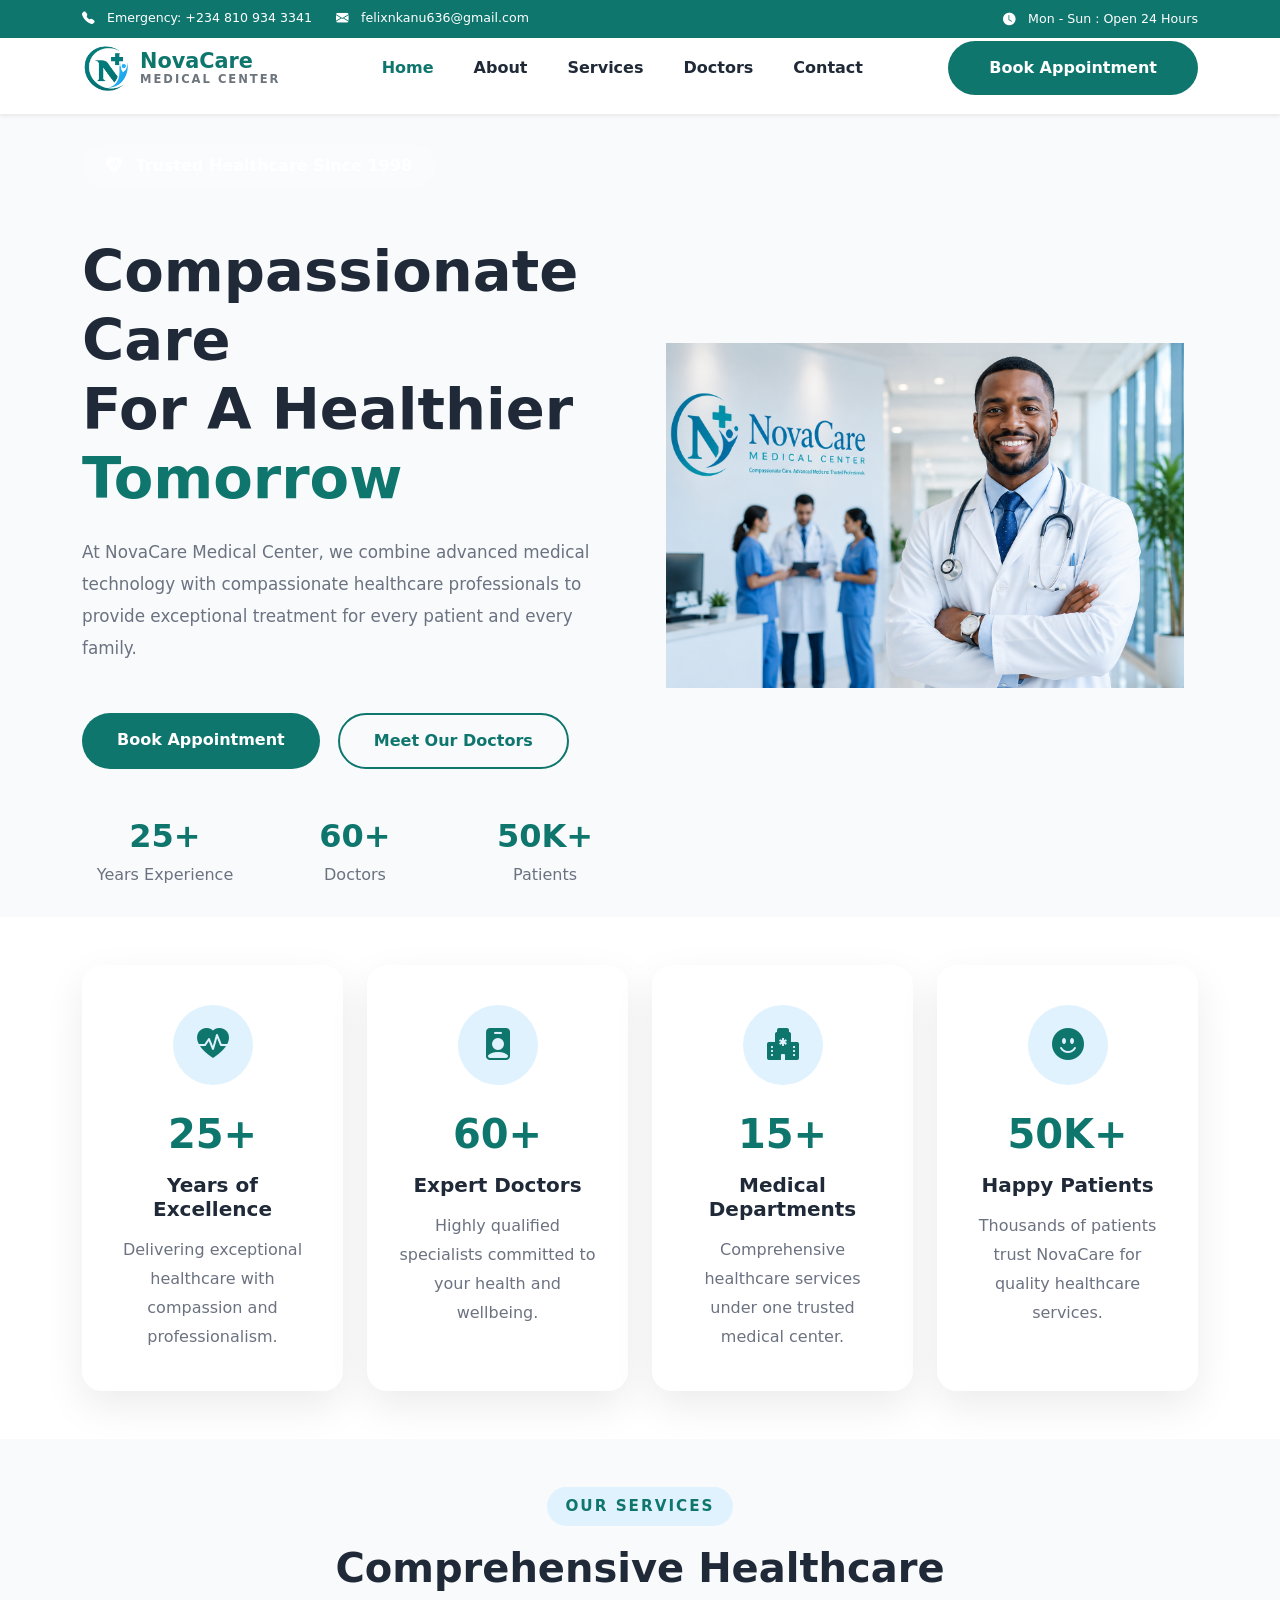
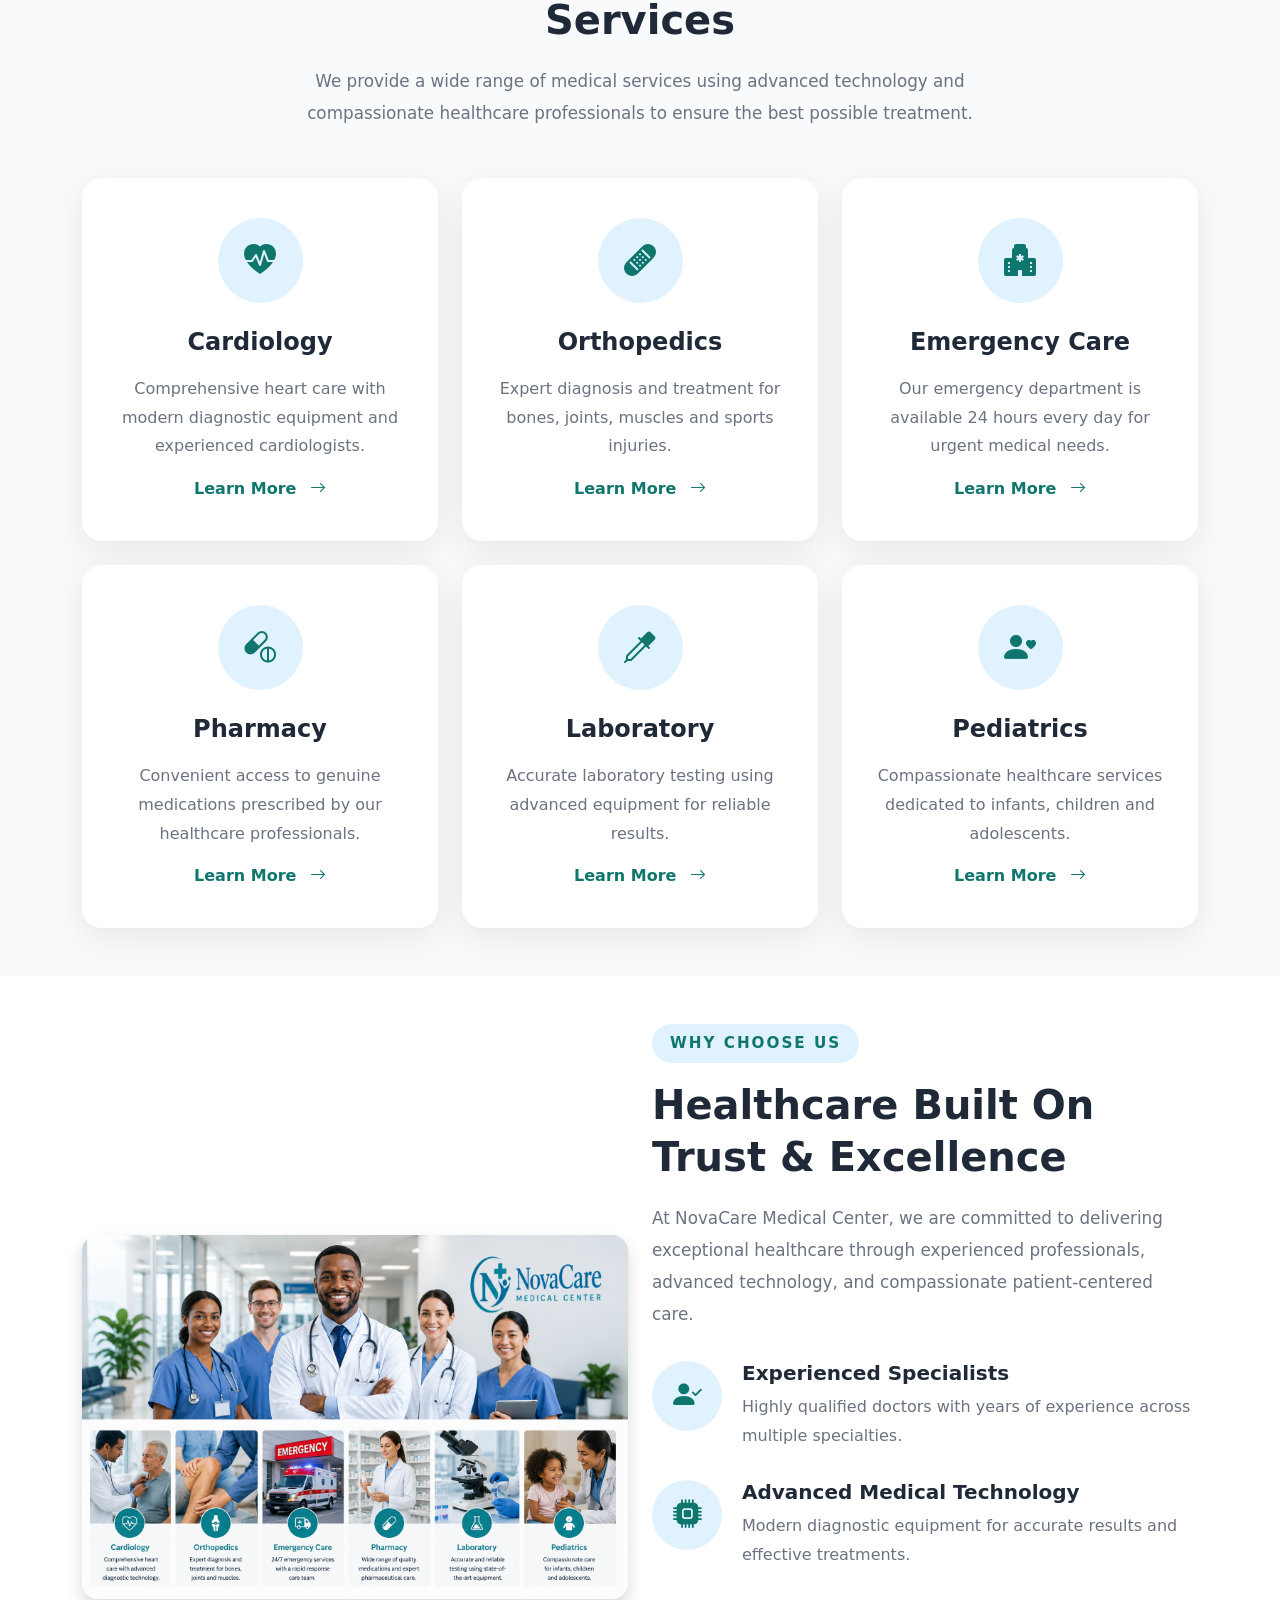
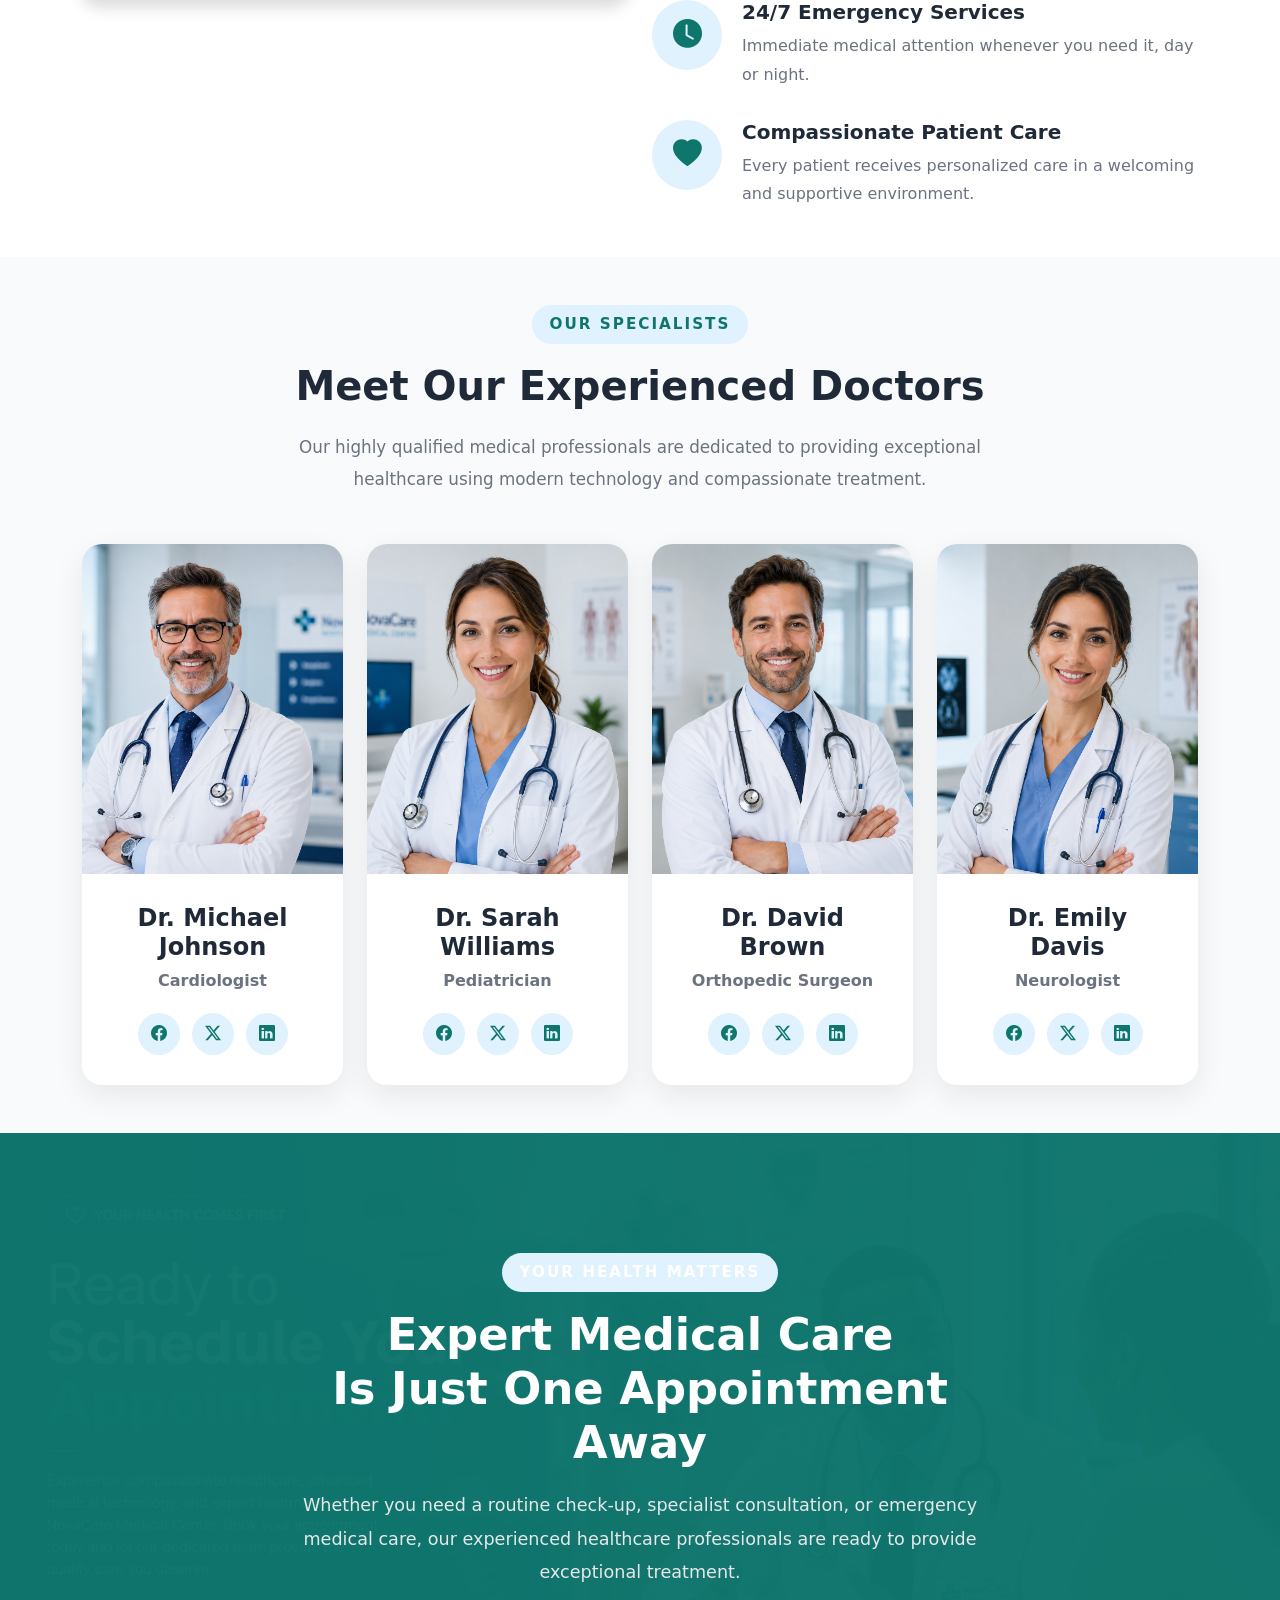
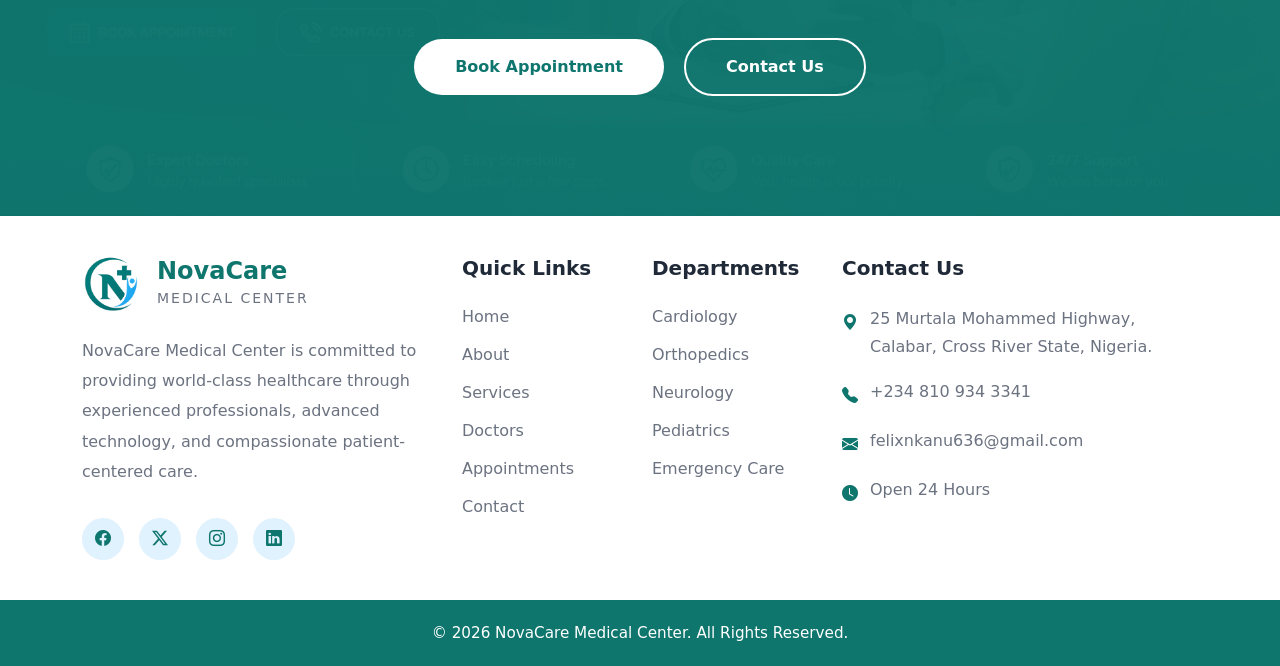
<file: index.html>
<!DOCTYPE html>
<html lang="en">
<head>
    <meta charset="UTF-8">
    <meta name="viewport" content="width=device-width, initial-scale=1.0">
    <title>NovaCare Medical Center | Compassionate Healthcare You Can Trust</title>
    <link href="https://cdn.jsdelivr.net/npm/bootstrap@5.3.8/dist/css/bootstrap.min.css" rel="stylesheet" integrity="sha384-sRIl4kxILFvY47J16cr9ZwB07vP4J8+LH7qKQnuqkuIAvNWLzeN8tE5YBujZqJLB" crossorigin="anonymous">
    <link rel="stylesheet" href="https://cdn.jsdelivr.net/npm/bootstrap-icons@1.11.3/font/bootstrap-icons.min.css">
    <link rel="preconnect" href="https://fonts.googleapis.com">
    <link rel="preconnect" href="https://fonts.gstatic.com" crossorigin>
    <link rel="stylesheet"
    href="https://cdnjs.cloudflare.com/ajax/libs/font-awesome/6.7.2/css/all.min.css">

<link href="https://fonts.googleapis.com/css2?family=Playfair+Display:wght@500;600;700&family=Poppins:wght@300;400;500;600&display=swap" rel="stylesheet">
    <link rel="stylesheet" href="style.css">
    <link rel="icon" type="image/png" href="images/favicon.png">
     
</head>
<body>
    <!-- =========================
     TOP BAR
========================== -->
<div class="top-bar py-2 d-none d-lg-block fixed-top">
    <div class="container">
        <div class="row align-items-center">

            <div class="col-lg-6">
                <div class="d-flex gap-4">

                    <small>
                        <i class="bi bi-telephone-fill me-2"></i>
                        Emergency: +234 810 934 3341
                    </small>

                    <small>
                        <i class="bi bi-envelope-fill me-2"></i>
                        felixnkanu636@gmail.com
                    </small>

                </div>
            </div>

            <div class="col-lg-6 text-end">

                <small>
                    <i class="bi bi-clock-fill me-2"></i>
                    Mon - Sun : Open 24 Hours
                </small>

            </div>

        </div>
    </div>
</div>


<!-- =========================
        NAVBAR
========================== -->

<nav class="navbar navbar-expand-lg navbar-light bg-white shadow-sm ">

    <div class="container">

        <!-- Logo -->

        <a class="navbar-brand fw-bold d-flex align-items-center" href="index.html">

            <img src="images/logo.png"
                 alt="NovaCare Logo"
                 width="50"
                 class="me-2">

            <span class="logo-text">
                NovaCare
                <small class="d-block">Medical Center</small>
            </span>

        </a>


        <!-- Mobile Toggle -->

        <button
            class="navbar-toggler"
            type="button"
            data-bs-toggle="collapse"
            data-bs-target="#navbar">

            <span class="navbar-toggler-icon"></span>

        </button>


        <div class="collapse navbar-collapse" id="navbar">

            <ul class="navbar-nav mx-auto">

                <li class="nav-item">
                    <a class="nav-link active" href="index.html">Home</a>
                </li>

                <li class="nav-item">
                    <a class="nav-link" href="about.html">About</a>
                </li>

                <li class="nav-item">
                    <a class="nav-link" href="services.html">Services</a>
                </li>


                <li class="nav-item">
                    <a class="nav-link" href="doctors.html">Doctors</a>
                </li>


                <li class="nav-item">
                    <a class="nav-link" href="contact.html">Contact</a>
                </li>

            </ul>


            <a href="appointments.html"
               class="btn appointment-btn">

                Book Appointment

            </a>

        </div>

    </div>

</nav>
<!-- =========================
        HERO SECTION
========================== -->

<section class="hero">

    <div class="container">

        <div class="row align-items-center gy-5">

            <!-- Hero Text -->

            <div class="col-lg-6">

                <span class="hero-badge">
                    <i class="bi bi-heart-pulse-fill me-2"></i>
                    Trusted Healthcare Since 1998
                </span>

                <h1 class="hero-title mt-4">
                    Compassionate Care <br>
                    For A Healthier <span>Tomorrow</span>
                </h1>

                <p class="hero-text mt-4">

                    At NovaCare Medical Center, we combine advanced
                    medical technology with compassionate healthcare
                    professionals to provide exceptional treatment for
                    every patient and every family.

                </p>


                <div class="hero-buttons mt-5">

                    <a href="appointments.html" class="btn btn-appointment">

                        Book Appointment

                    </a>

                    <a href="doctors.html" class="btn btn-outline-custom">

                        Meet Our Doctors

                    </a>

                </div>


                <div class="row mt-5">

                    <div class="col-4">

                        <div class="hero-stat">

                            <h3>25+</h3>

                            <p>Years Experience</p>

                        </div>

                    </div>


                    <div class="col-4">

                        <div class="hero-stat">

                            <h3>60+</h3>

                            <p>Doctors</p>

                        </div>

                    </div>


                    <div class="col-4">

                        <div class="hero-stat">

                            <h3>50K+</h3>

                            <p>Patients</p>

                        </div>

                    </div>

                </div>

            </div>



            <!-- Hero Image -->

            <div class="col-lg-6 text-center">

                <img src="images/hero-doctor.png"
                     class="img-fluid hero-image"
                     alt="Doctor">

            </div>

        </div>

    </div>

</section>
<!-- =========================
     TRUST STATISTICS
========================== -->

<section class="stats py-5">

    <div class="container">

        <div class="row g-4">

            <div class="col-md-6 col-lg-3">

                <div class="stats-card">

                    <div class="stats-icon">

                        <i class="bi bi-heart-pulse-fill"></i>

                    </div>

                    <h2>25+</h2>

                    <h5>Years of Excellence</h5>

                    <p>
                        Delivering exceptional healthcare with compassion and professionalism.
                    </p>

                </div>

            </div>


            <div class="col-md-6 col-lg-3">

                <div class="stats-card">

                    <div class="stats-icon">

                        <i class="bi bi-person-badge-fill"></i>

                    </div>

                    <h2>60+</h2>

                    <h5>Expert Doctors</h5>

                    <p>
                        Highly qualified specialists committed to your health and wellbeing.
                    </p>

                </div>

            </div>


            <div class="col-md-6 col-lg-3">

                <div class="stats-card">

                    <div class="stats-icon">

                        <i class="bi bi-hospital-fill"></i>

                    </div>

                    <h2>15+</h2>

                    <h5>Medical Departments</h5>

                    <p>
                        Comprehensive healthcare services under one trusted medical center.
                    </p>

                </div>

            </div>


            <div class="col-md-6 col-lg-3">

                <div class="stats-card">

                    <div class="stats-icon">

                        <i class="bi bi-emoji-smile-fill"></i>

                    </div>

                    <h2>50K+</h2>

                    <h5>Happy Patients</h5>

                    <p>
                        Thousands of patients trust NovaCare for quality healthcare services.
                    </p>

                </div>

            </div>

        </div>

    </div>

</section>
<!-- =========================
      OUR SERVICES
========================== -->

<section class="services py-5">

    <div class="container">

        <!-- Section Heading -->

        <div class="text-center mb-5">

            <span class="section-subtitle">
                Our Services
            </span>

            <h2 class="section-title mt-3">
                Comprehensive Healthcare <br>
                Services
            </h2>

            <p class="section-text mx-auto">

                We provide a wide range of medical services using
                advanced technology and compassionate healthcare
                professionals to ensure the best possible treatment.

            </p>

        </div>


        <div class="row g-4">

            <!-- Card 1 -->

            <div class="col-md-6 col-lg-4">

                <div class="service-card">

                    <div class="service-icon">

                        <i class="bi bi-heart-pulse-fill"></i>

                    </div>

                    <h4>Cardiology</h4>

                    <p>

                        Comprehensive heart care with modern diagnostic
                        equipment and experienced cardiologists.

                    </p>

                    <a href="services.html">

                        Learn More
                        <i class="bi bi-arrow-right"></i>

                    </a>

                </div>

            </div>



            <!-- Card 2 -->

            <div class="col-md-6 col-lg-4">

                <div class="service-card">

                    <div class="service-icon">

                        <i class="bi bi-bandaid-fill"></i>

                    </div>

                    <h4>Orthopedics</h4>

                    <p>

                        Expert diagnosis and treatment for bones,
                        joints, muscles and sports injuries.

                    </p>

                    <a href="services.html">

                        Learn More
                        <i class="bi bi-arrow-right"></i>

                    </a>

                </div>

            </div>



            <!-- Card 3 -->

            <div class="col-md-6 col-lg-4">

                <div class="service-card">

                    <div class="service-icon">

                        <i class="bi bi-hospital-fill"></i>

                    </div>

                    <h4>Emergency Care</h4>

                    <p>

                        Our emergency department is available
                        24 hours every day for urgent medical needs.

                    </p>

                    <a href="services.html">

                        Learn More
                        <i class="bi bi-arrow-right"></i>

                    </a>

                </div>

            </div>



            <!-- Card 4 -->

            <div class="col-md-6 col-lg-4">

                <div class="service-card">

                    <div class="service-icon">

                        <i class="bi bi-capsule-pill"></i>

                    </div>

                    <h4>Pharmacy</h4>

                    <p>

                        Convenient access to genuine medications
                        prescribed by our healthcare professionals.

                    </p>

                    <a href="services.html">

                        Learn More
                        <i class="bi bi-arrow-right"></i>

                    </a>

                </div>

            </div>



            <!-- Card 5 -->

            <div class="col-md-6 col-lg-4">

                <div class="service-card">

                    <div class="service-icon">

                        <i class="bi bi-eyedropper"></i>

                    </div>

                    <h4>Laboratory</h4>

                    <p>

                        Accurate laboratory testing using
                        advanced equipment for reliable results.

                    </p>

                    <a href="services.html">

                        Learn More
                        <i class="bi bi-arrow-right"></i>

                    </a>

                </div>

            </div>



            <!-- Card 6 -->

            <div class="col-md-6 col-lg-4">

                <div class="service-card">

                    <div class="service-icon">

                        <i class="bi bi-person-heart"></i>

                    </div>

                    <h4>Pediatrics</h4>

                    <p>

                        Compassionate healthcare services
                        dedicated to infants, children and adolescents.

                    </p>

                    <a href="services.html">

                        Learn More
                        <i class="bi bi-arrow-right"></i>

                    </a>

                </div>

            </div>

        </div>

    </div>

</section>
<!-- =========================
      WHY CHOOSE US
========================== -->

<section class="why-us py-5">

    <div class="container">

        <div class="row align-items-center gy-5">

            <!-- Image -->

            <div class="col-lg-6">

                <img src="./images/why-us.png"
                     class="img-fluid rounded-4 shadow"
                     alt="Medical Team">

            </div>


            <!-- Content -->

            <div class="col-lg-6">

                <span class="section-subtitle">
                    Why Choose Us
                </span>

                <h2 class="section-title mt-3">

                    Healthcare Built On <br>
                    Trust & Excellence

                </h2>

                <p class="section-text">

                    At NovaCare Medical Center, we are committed to
                    delivering exceptional healthcare through
                    experienced professionals, advanced technology,
                    and compassionate patient-centered care.

                </p>


                <!-- Feature 1 -->

                <div class="feature-box">

                    <div class="feature-icon">

                        <i class="bi bi-person-check-fill"></i>

                    </div>

                    <div>

                        <h5>Experienced Specialists</h5>

                        <p>
                            Highly qualified doctors with years of
                            experience across multiple specialties.
                        </p>

                    </div>

                </div>


                <!-- Feature 2 -->

                <div class="feature-box">

                    <div class="feature-icon">

                        <i class="bi bi-cpu-fill"></i>

                    </div>

                    <div>

                        <h5>Advanced Medical Technology</h5>

                        <p>
                            Modern diagnostic equipment for accurate
                            results and effective treatments.
                        </p>

                    </div>

                </div>


                <!-- Feature 3 -->

                <div class="feature-box">

                    <div class="feature-icon">

                        <i class="bi bi-clock-fill"></i>

                    </div>

                    <div>

                        <h5>24/7 Emergency Services</h5>

                        <p>
                            Immediate medical attention whenever you
                            need it, day or night.
                        </p>

                    </div>

                </div>


                <!-- Feature 4 -->

                <div class="feature-box">

                    <div class="feature-icon">

                        <i class="bi bi-heart-fill"></i>

                    </div>

                    <div>

                        <h5>Compassionate Patient Care</h5>

                        <p>
                            Every patient receives personalized care
                            in a welcoming and supportive environment.
                        </p>

                    </div>

                </div>

            </div>

        </div>

    </div>

</section>
<!--=========================
    OUR DOCTORS
==========================-->

<section class="doctors py-5">

    <div class="container">

        <div class="text-center mb-5">

            <span class="section-subtitle">
                Our Specialists
            </span>

            <h2 class="section-title mt-3">
                Meet Our Experienced Doctors
            </h2>

            <p class="section-text mx-auto">

                Our highly qualified medical professionals are dedicated
                to providing exceptional healthcare using modern
                technology and compassionate treatment.

            </p>

        </div>


        <div class="row g-4">

            <!-- Doctor 1 -->

            <div class="col-md-6 col-lg-3">

                <div class="doctor-card">

                    <img src="images/doctor-1.png"
                        class="img-fluid"
                        alt="Doctor">

                    <div class="doctor-content">

                        <h4>Dr. Michael Johnson</h4>

                        <p>Cardiologist</p>

                        <div class="doctor-social">

                            <a href="#"><i class="bi bi-facebook"></i></a>

                            <a href="#"><i class="bi bi-twitter-x"></i></a>

                            <a href="#"><i class="bi bi-linkedin"></i></a>

                        </div>

                    </div>

                </div>

            </div>



            <!-- Doctor 2 -->

            <div class="col-md-6 col-lg-3">

                <div class="doctor-card">

                    <img src="images/doctor-2.png"
                        class="img-fluid"
                        alt="Doctor">

                    <div class="doctor-content">

                        <h4>Dr. Sarah Williams</h4>

                        <p>Pediatrician</p>

                        <div class="doctor-social">

                            <a href="#"><i class="bi bi-facebook"></i></a>

                            <a href="#"><i class="bi bi-twitter-x"></i></a>

                            <a href="#"><i class="bi bi-linkedin"></i></a>

                        </div>

                    </div>

                </div>

            </div>



            <!-- Doctor 3 -->

            <div class="col-md-6 col-lg-3">

                <div class="doctor-card">

                    <img src="images/doctor-3.png"
                        class="img-fluid"
                        alt="Doctor">

                    <div class="doctor-content">

                        <h4>Dr. David Brown</h4>

                        <p>Orthopedic Surgeon</p>

                        <div class="doctor-social">

                            <a href="#"><i class="bi bi-facebook"></i></a>

                            <a href="#"><i class="bi bi-twitter-x"></i></a>

                            <a href="#"><i class="bi bi-linkedin"></i></a>

                        </div>

                    </div>

                </div>

            </div>



            <!-- Doctor 4 -->

            <div class="col-md-6 col-lg-3">

                <div class="doctor-card">

                    <img src="images/doctor-4.png"
                        class="img-fluid"
                        alt="Doctor">

                    <div class="doctor-content">

                        <h4>Dr. Emily Davis</h4>

                        <p>Neurologist</p>

                        <div class="doctor-social">

                            <a href="#"><i class="bi bi-facebook"></i></a>

                            <a href="#"><i class="bi bi-twitter-x"></i></a>

                            <a href="#"><i class="bi bi-linkedin"></i></a>

                        </div>

                    </div>

                </div>

            </div>

        </div>

    </div>

</section>
<!--=========================
    APPOINTMENT CTA
==========================-->

<section class="appointment-cta">

    <div class="overlay">

        <div class="container">

            <div class="row justify-content-center">

                <div class="col-lg-8 text-center">

                    <span class="section-subtitle text-white">

                        Your Health Matters

                    </span>

                    <h2 class="cta-title mt-3">

                        Expert Medical Care <br>
                        Is Just One Appointment Away

                    </h2>

                    <p class="cta-text">

                        Whether you need a routine check-up, specialist
                        consultation, or emergency medical care,
                        our experienced healthcare professionals
                        are ready to provide exceptional treatment.

                    </p>

                    <div class="mt-5">

                        <a href="appointments.html"
                           class="btn btn-light-custom">

                            Book Appointment

                        </a>

                        <a href="contact.html"
                           class="btn btn-outline-light-custom">

                            Contact Us

                        </a>

                    </div>

                </div>

            </div>

        </div>

    </div>

</section>
<!--=========================
            FOOTER
==========================-->

<footer>

    <!-- Upper Footer -->

    <div class="footer-top">

        <div class="container">

            <div class="row gy-5">

                <!-- Logo -->

                <div class="col-lg-4 col-md-6">

                    <a href="index.html" class="footer-logo">

                        <img src="images/logo.png"
                             alt="NovaCare Logo"
                             width="60">

                        <div>

                            <h4>NovaCare</h4>

                            <small>Medical Center</small>

                        </div>

                    </a>

                    <p class="footer-text">

                        NovaCare Medical Center is committed to
                        providing world-class healthcare through
                        experienced professionals, advanced technology,
                        and compassionate patient-centered care.

                    </p>

                    <div class="footer-social">

                        <a href="#"><i class="bi bi-facebook"></i></a>

                        <a href="#"><i class="bi bi-twitter-x"></i></a>

                        <a href="#"><i class="bi bi-instagram"></i></a>

                        <a href="#"><i class="bi bi-linkedin"></i></a>

                    </div>

                </div>



                <!-- Quick Links -->

                <div class="col-lg-2 col-md-6">

                    <h5>Quick Links</h5>

                    <ul>

                        <li><a href="index.html">Home</a></li>

                        <li><a href="about.html">About</a></li>

                        <li><a href="services.html">Services</a></li>

                        <li><a href="doctors.html">Doctors</a></li>

                        <li><a href="appointments.html">Appointments</a></li>

                        <li><a href="contact.html">Contact</a></li>

                    </ul>

                </div>



                <!-- Departments -->

                <div class="col-lg-2 col-md-6">

                    <h5>Departments</h5>

                    <ul>

                        <li><a href="#">Cardiology</a></li>

                        <li><a href="#">Orthopedics</a></li>

                        <li><a href="#">Neurology</a></li>

                        <li><a href="#">Pediatrics</a></li>

                        <li><a href="#">Emergency Care</a></li>

                    </ul>

                </div>



                <!-- Contact -->

                <div class="col-lg-4 col-md-6">

                    <h5>Contact Us</h5>

                    <div class="footer-contact">

                        <p>

                            <i class="bi bi-geo-alt-fill"></i>

                            25 Murtala Mohammed Highway,
                            Calabar,
                            Cross River State,
                            Nigeria.

                        </p>

                        <p>

                            <i class="bi bi-telephone-fill"></i>

                            +234 810 934 3341

                        </p>

                        <p>

                            <i class="bi bi-envelope-fill"></i>

                            felixnkanu636@gmail.com

                        </p>

                        <p>

                            <i class="bi bi-clock-fill"></i>

                            Open 24 Hours

                        </p>

                    </div>

                </div>

            </div>

        </div>

    </div>



    <!-- Copyright -->

    <div class="footer-bottom">

        <div class="container">

            <p>

                © 2026 NovaCare Medical Center. All Rights Reserved.

            </p>

        </div>

    </div>

</footer>

  <script src="https://cdn.jsdelivr.net/npm/bootstrap@5.3.8/dist/js/bootstrap.bundle.min.js" integrity="sha384-FKyoEForCGlyvwx9Hj09JcYn3nv7wiPVlz7YYwJrWVcXK/BmnVDxM+D2scQbITxI" crossorigin="anonymous"></script>
</body>
</html>
</file>
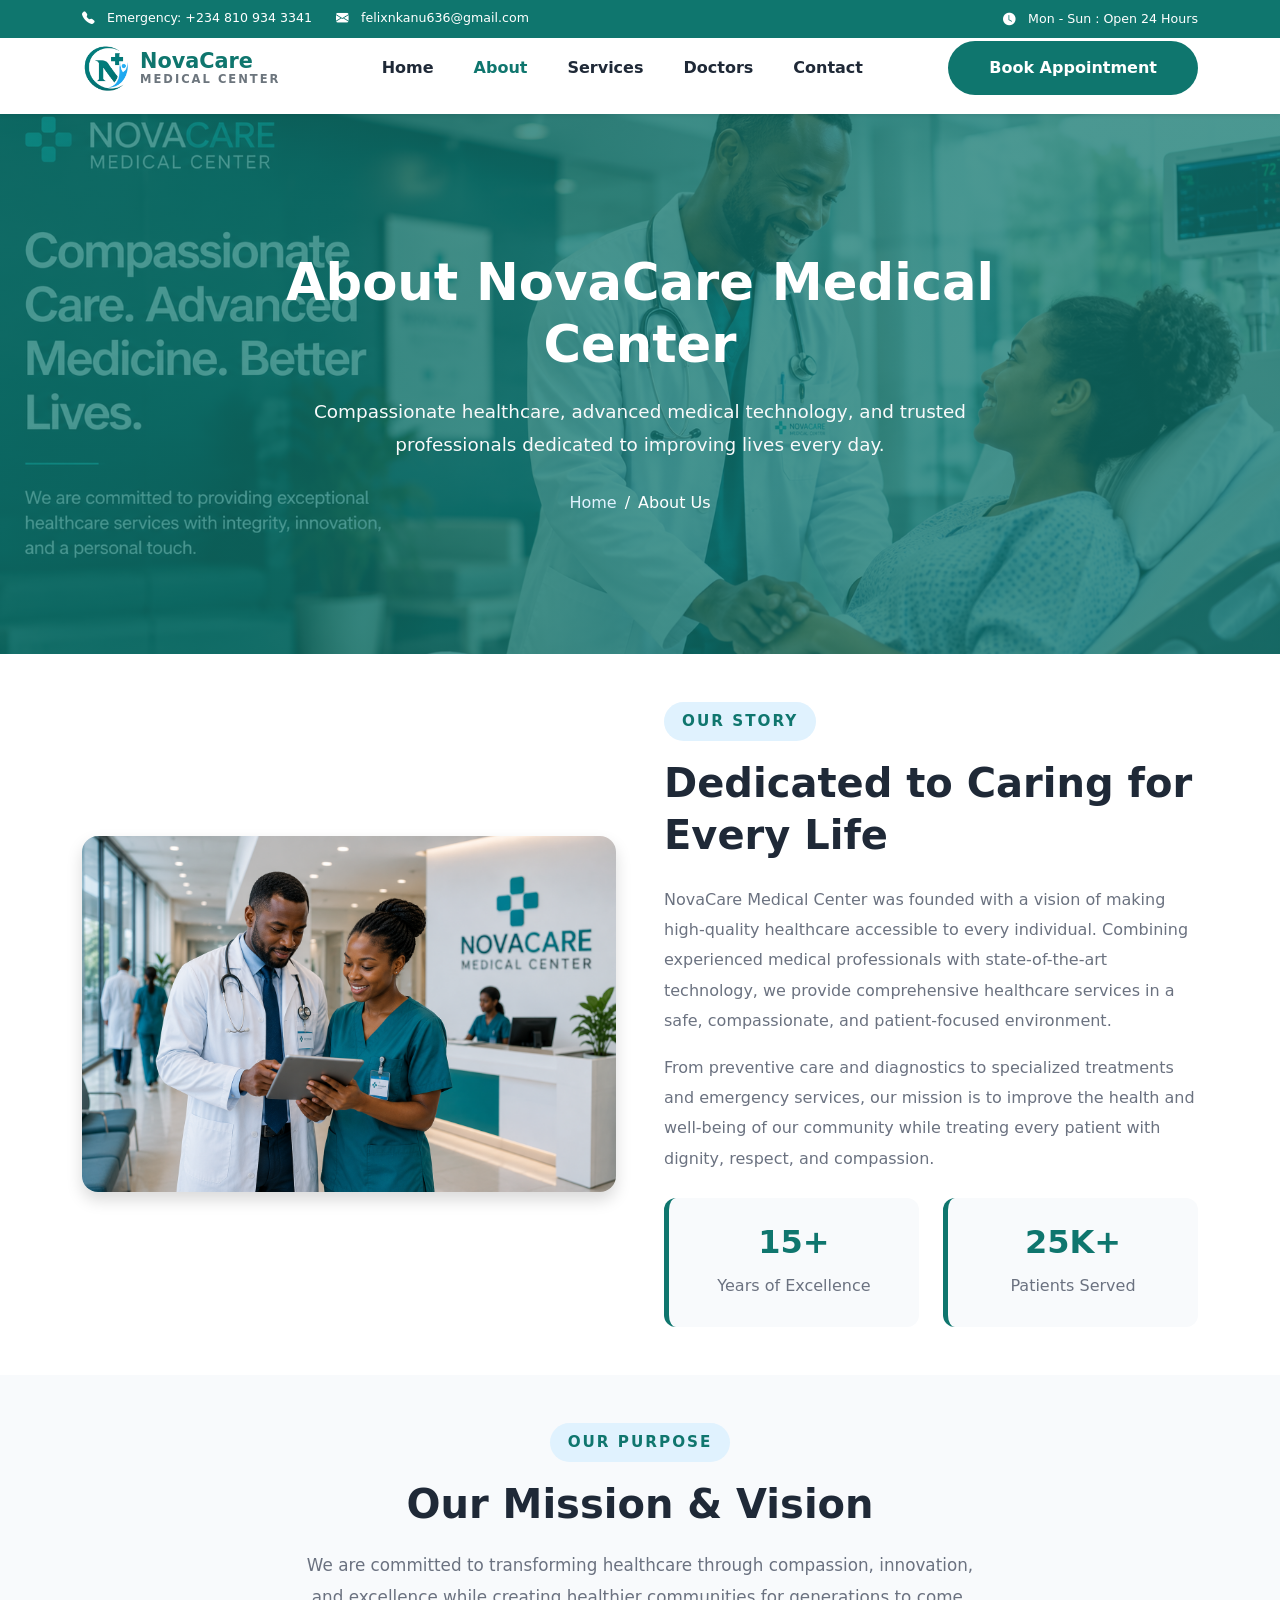
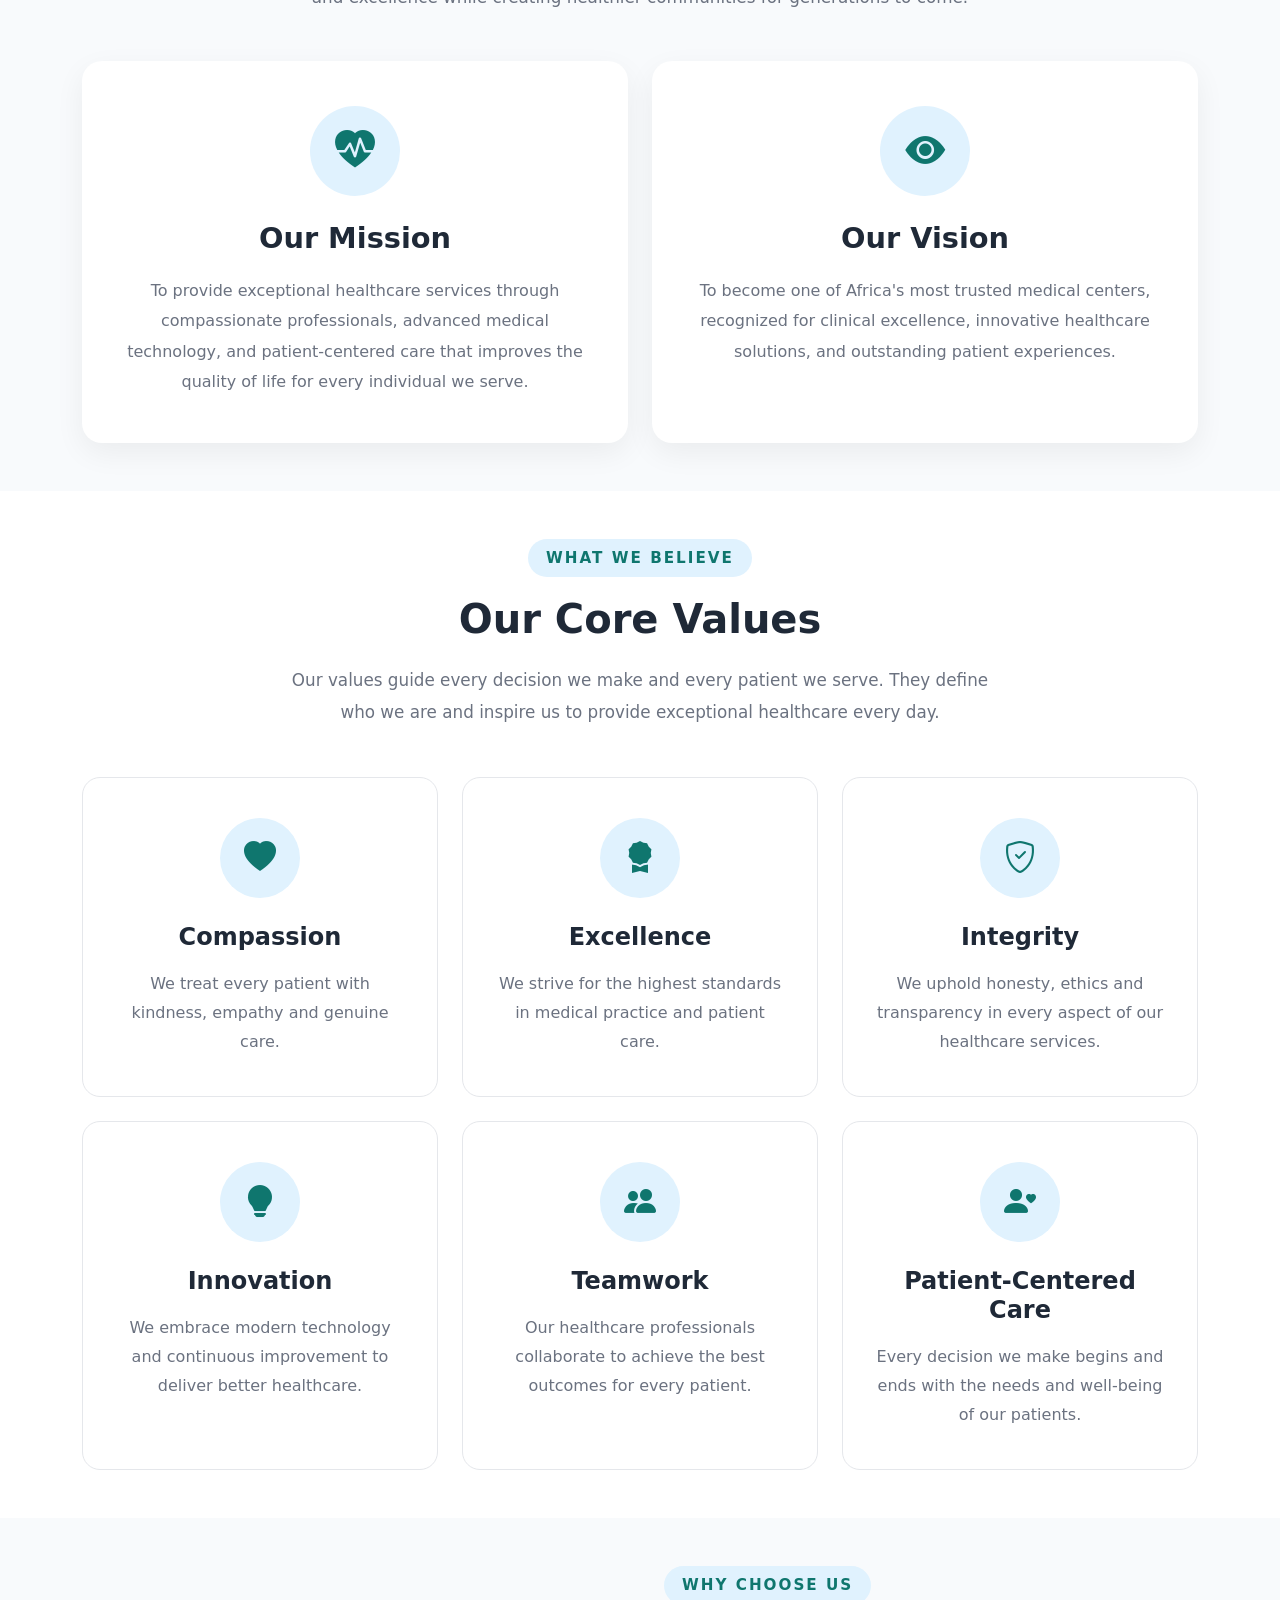
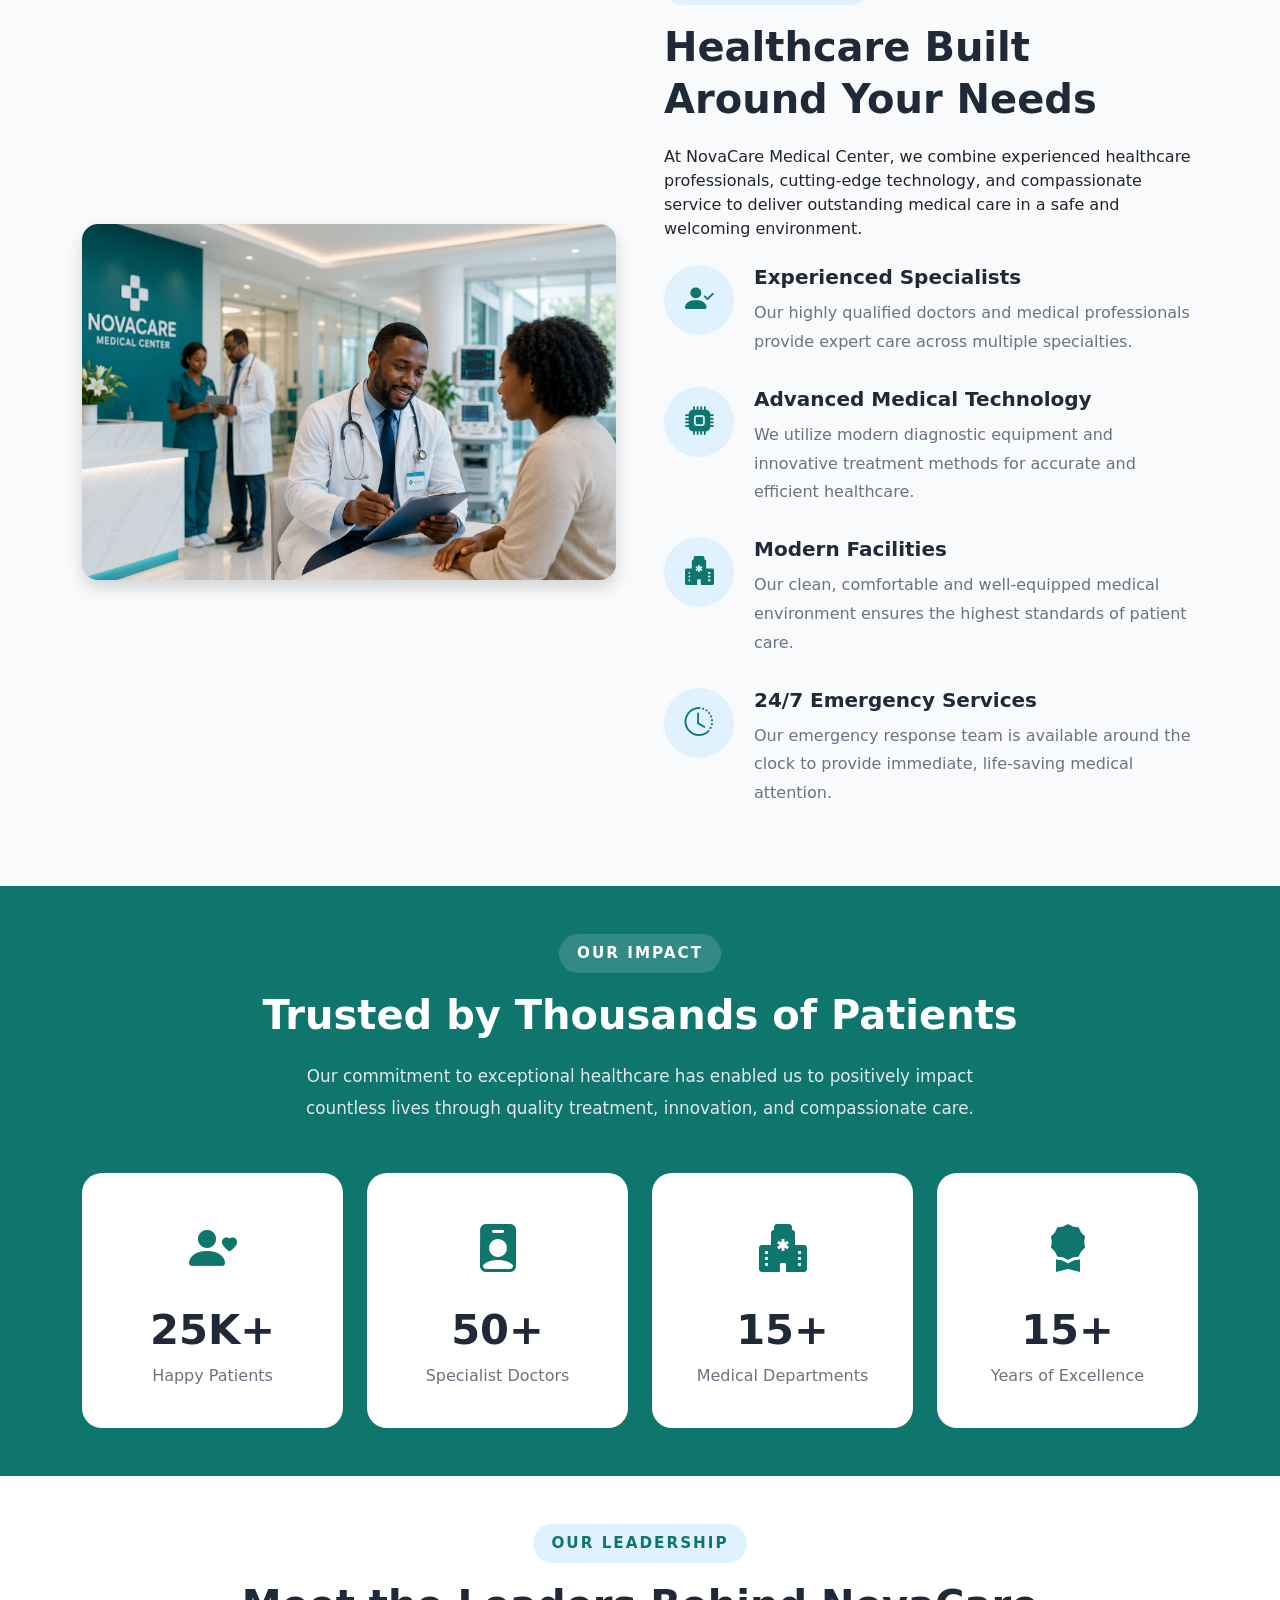
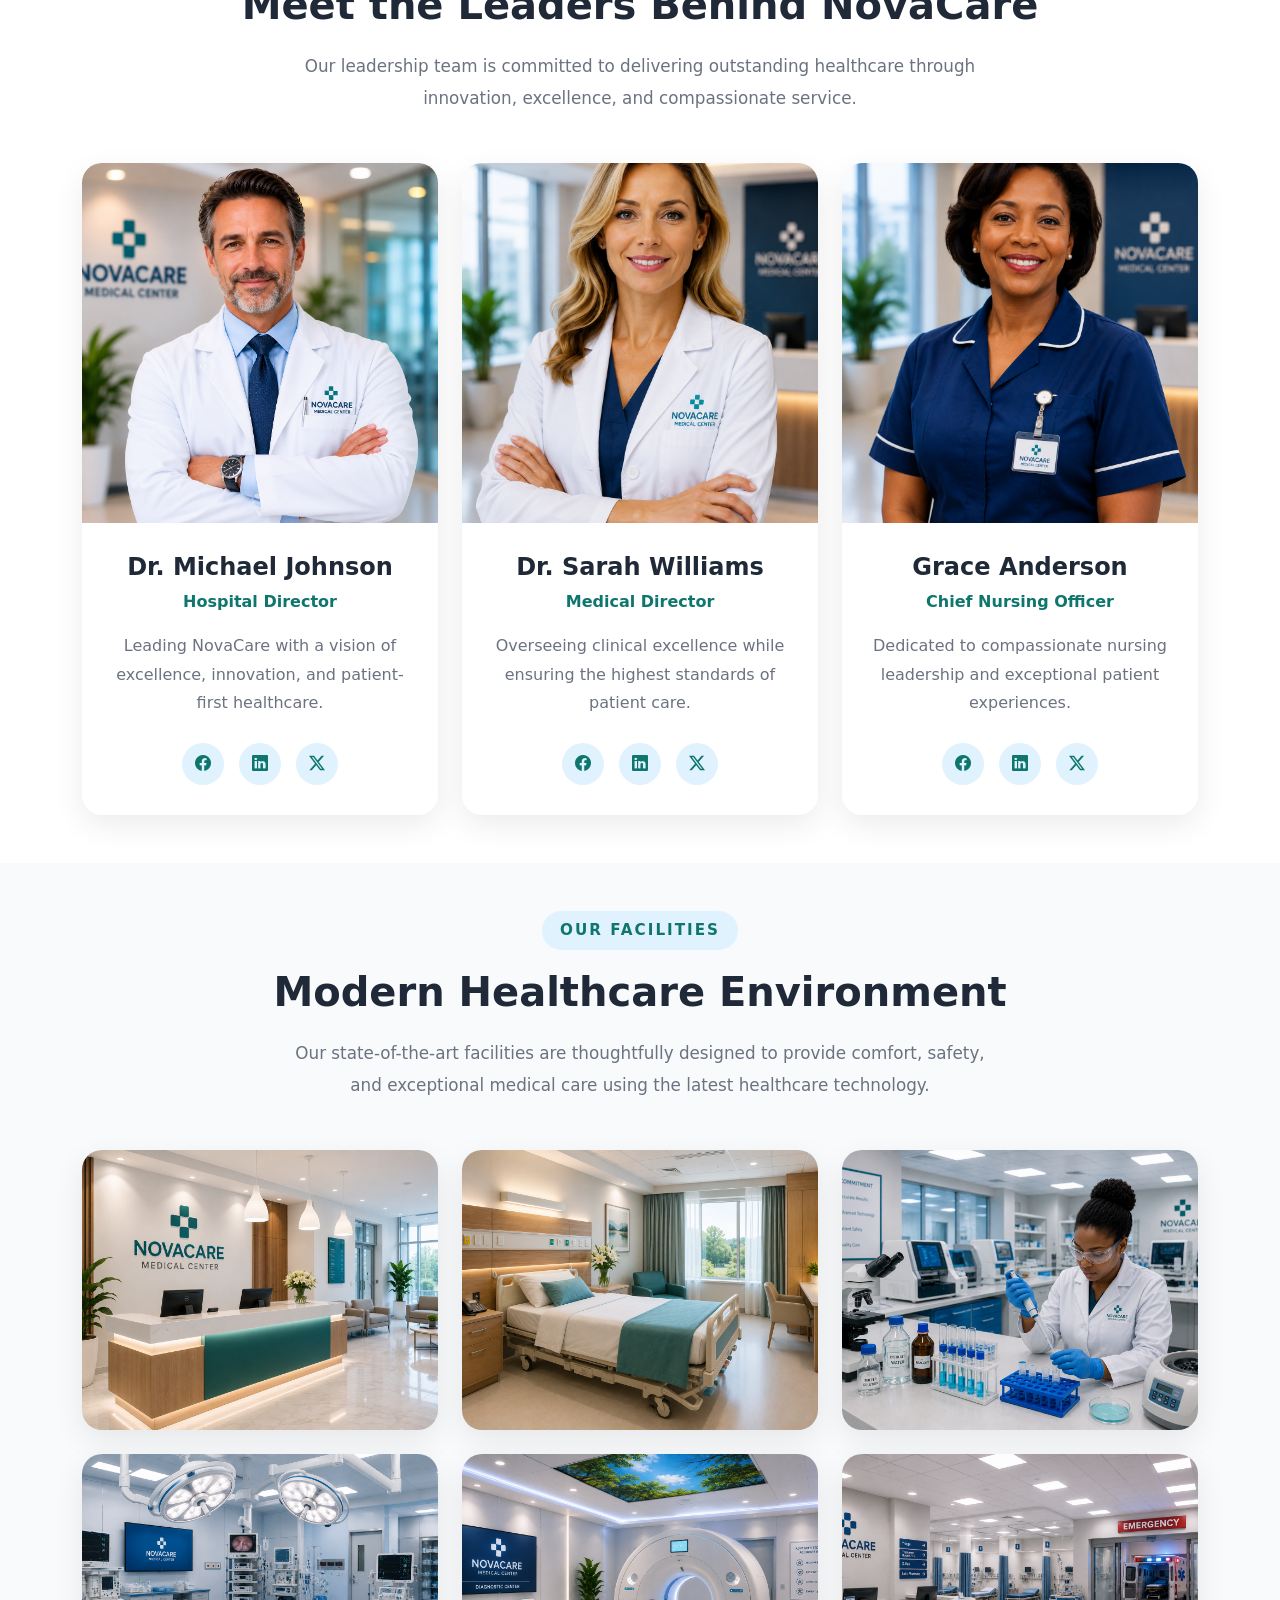
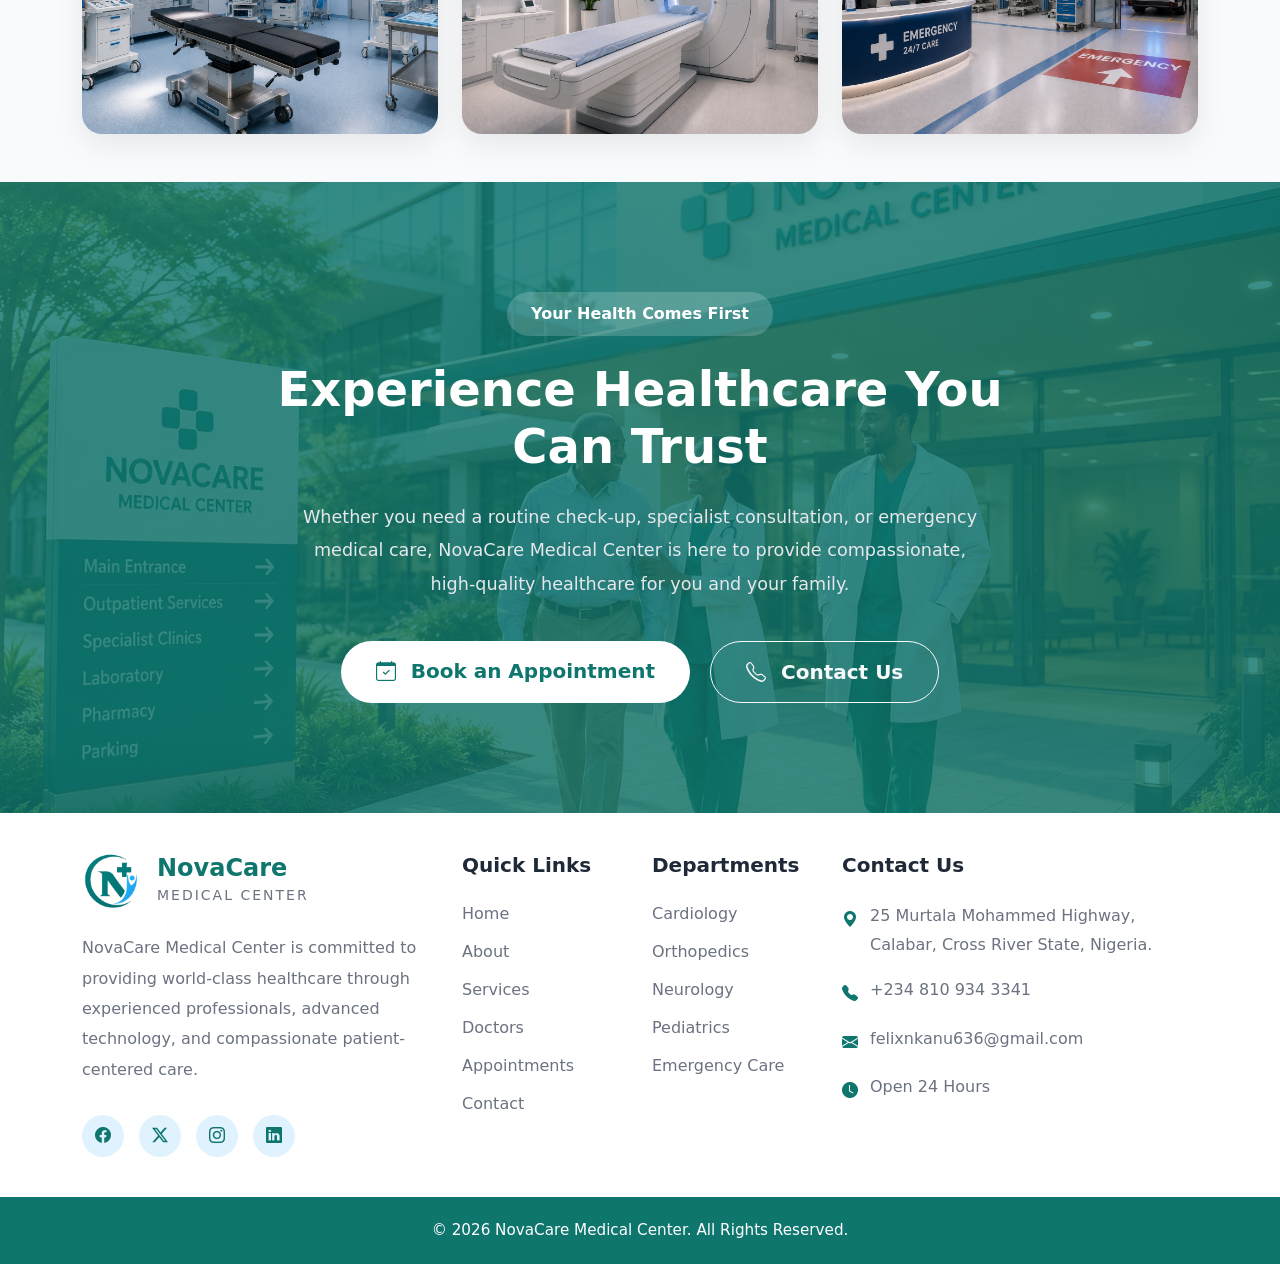
<file: about.html>
<!DOCTYPE html>
<html lang="en">
<head>
    <meta charset="UTF-8">
    <meta name="viewport" content="width=device-width, initial-scale=1.0">
    <title>NovaCare Medical Center | Compassionate Healthcare You Can Trust</title>
    <link href="https://cdn.jsdelivr.net/npm/bootstrap@5.3.8/dist/css/bootstrap.min.css" rel="stylesheet" integrity="sha384-sRIl4kxILFvY47J16cr9ZwB07vP4J8+LH7qKQnuqkuIAvNWLzeN8tE5YBujZqJLB" crossorigin="anonymous">
    <link rel="stylesheet" href="https://cdn.jsdelivr.net/npm/bootstrap-icons@1.11.3/font/bootstrap-icons.min.css">
    <link rel="preconnect" href="https://fonts.googleapis.com">
    <link rel="preconnect" href="https://fonts.gstatic.com" crossorigin>
    <link rel="stylesheet"
    href="https://cdnjs.cloudflare.com/ajax/libs/font-awesome/6.7.2/css/all.min.css">

<link href="https://fonts.googleapis.com/css2?family=Playfair+Display:wght@500;600;700&family=Poppins:wght@300;400;500;600&display=swap" rel="stylesheet">
    <link rel="stylesheet" href="style.css">
    <link rel="icon" type="image/png" href="images/favicon.png">
     
</head>
<body>
    <!-- =========================
     TOP BAR
========================== -->
<div class="top-bar py-2 d-none d-lg-block fixed-top">
    <div class="container">
        <div class="row align-items-center">

            <div class="col-lg-6">
                <div class="d-flex gap-4">

                    <small>
                        <i class="bi bi-telephone-fill me-2"></i>
                        Emergency: +234 810 934 3341
                    </small>

                    <small>
                        <i class="bi bi-envelope-fill me-2"></i>
                        felixnkanu636@gmail.com
                    </small>

                </div>
            </div>

            <div class="col-lg-6 text-end">

                <small>
                    <i class="bi bi-clock-fill me-2"></i>
                    Mon - Sun : Open 24 Hours
                </small>

            </div>

        </div>
    </div>
</div>


<!-- =========================
        NAVBAR
========================== -->

<nav class="navbar navbar-expand-lg navbar-light bg-white shadow-sm ">

    <div class="container">

        <!-- Logo -->

        <a class="navbar-brand fw-bold d-flex align-items-center" href="index.html">

            <img src="images/logo.png"
                 alt="NovaCare Logo"
                 width="50"
                 class="me-2">

            <span class="logo-text">
                NovaCare
                <small class="d-block">Medical Center</small>
            </span>

        </a>


        <!-- Mobile Toggle -->

        <button
            class="navbar-toggler"
            type="button"
            data-bs-toggle="collapse"
            data-bs-target="#navbar">

            <span class="navbar-toggler-icon"></span>

        </button>


        <div class="collapse navbar-collapse" id="navbar">

            <ul class="navbar-nav mx-auto">

                <li class="nav-item">
                    <a class="nav-link " href="index.html">Home</a>
                </li>

                <li class="nav-item">
                    <a class="nav-link active" href="about.html">About</a>
                </li>

                <li class="nav-item">
                    <a class="nav-link" href="services.html">Services</a>
                </li>


                <li class="nav-item">
                    <a class="nav-link" href="doctors.html">Doctors</a>
                </li>



                <li class="nav-item">
                    <a class="nav-link" href="contact.html">Contact</a>
                </li>

            </ul>


            <a href="appointments.html"
               class="btn appointment-btn">

                Book Appointment

            </a>

        </div>

    </div>

</nav>
<!--====================================
        ABOUT HERO SECTION
=====================================-->

<section class="about-hero">

    <div class="hero-overlay">

        <div class="container">

            <div class="row justify-content-center">

                <div class="col-lg-8 text-center">

                    <h1>About NovaCare Medical Center</h1>

                    <p>

                        Compassionate healthcare, advanced medical
                        technology, and trusted professionals dedicated
                        to improving lives every day.

                    </p>

                    <nav aria-label="breadcrumb">

                        <ol class="breadcrumb justify-content-center">

                            <li class="breadcrumb-item">

                                <a href="index.html">Home</a>

                            </li>

                            <li class="breadcrumb-item active">

                                About Us

                            </li>

                        </ol>

                    </nav>

                </div>

            </div>

        </div>

    </div>

</section>
<!--====================================
            OUR STORY
=====================================-->

<section class="our-story py-5">

    <div class="container">

        <div class="row align-items-center g-5">

            <!-- Image -->

            <div class="col-lg-6">

                <img src="images/our-story.png"
                     class="img-fluid rounded-4 shadow"
                     alt="NovaCare Medical Center">

            </div>


            <!-- Content -->

            <div class="col-lg-6">

                <span class="section-subtitle">

                    Our Story

                </span>

                <h2 class="section-title mt-3">

                    Dedicated to Caring for Every Life

                </h2>

                <p class="mt-4">

                    NovaCare Medical Center was founded with a vision of
                    making high-quality healthcare accessible to every
                    individual. Combining experienced medical
                    professionals with state-of-the-art technology, we
                    provide comprehensive healthcare services in a safe,
                    compassionate, and patient-focused environment.

                </p>

                <p>

                    From preventive care and diagnostics to specialized
                    treatments and emergency services, our mission is to
                    improve the health and well-being of our community
                    while treating every patient with dignity, respect,
                    and compassion.

                </p>

                <div class="row mt-4">

                    <div class="col-6">

                        <div class="story-box">

                            <h3>15+</h3>

                            <p>Years of Excellence</p>

                        </div>

                    </div>

                    <div class="col-6">

                        <div class="story-box">

                            <h3>25K+</h3>

                            <p>Patients Served</p>

                        </div>

                    </div>

                </div>

            </div>

        </div>

    </div>

</section>
<!--====================================
        MISSION & VISION
=====================================-->

<section class="mission-vision py-5">

    <div class="container">

        <div class="text-center mb-5">

            <span class="section-subtitle">
                Our Purpose
            </span>

            <h2 class="section-title mt-3">
                Our Mission & Vision
            </h2>

            <p class="section-text mx-auto">

                We are committed to transforming healthcare through
                compassion, innovation, and excellence while creating
                healthier communities for generations to come.

            </p>

        </div>

        <div class="row g-4">

            <!-- Mission -->

            <div class="col-lg-6">

                <div class="purpose-card">

                    <div class="purpose-icon">

                        <i class="bi bi-heart-pulse-fill"></i>

                    </div>

                    <h3>Our Mission</h3>

                    <p>

                        To provide exceptional healthcare services
                        through compassionate professionals, advanced
                        medical technology, and patient-centered care
                        that improves the quality of life for every
                        individual we serve.

                    </p>

                </div>

            </div>


            <!-- Vision -->

            <div class="col-lg-6">

                <div class="purpose-card">

                    <div class="purpose-icon">

                        <i class="bi bi-eye-fill"></i>

                    </div>

                    <h3>Our Vision</h3>

                    <p>

                        To become one of Africa's most trusted medical
                        centers, recognized for clinical excellence,
                        innovative healthcare solutions, and outstanding
                        patient experiences.

                    </p>

                </div>

            </div>

        </div>

    </div>

</section>
<!--====================================
            OUR CORE VALUES
=====================================-->

<section class="core-values py-5">

    <div class="container">

        <div class="text-center mb-5">

            <span class="section-subtitle">
                What We Believe
            </span>

            <h2 class="section-title mt-3">
                Our Core Values
            </h2>

            <p class="section-text mx-auto">

                Our values guide every decision we make and every
                patient we serve. They define who we are and inspire
                us to provide exceptional healthcare every day.

            </p>

        </div>

        <div class="row g-4">

            <!-- Value 1 -->

            <div class="col-lg-4 col-md-6">

                <div class="value-card">

                    <div class="value-icon">

                        <i class="bi bi-heart-fill"></i>

                    </div>

                    <h4>Compassion</h4>

                    <p>

                        We treat every patient with kindness,
                        empathy and genuine care.

                    </p>

                </div>

            </div>


            <!-- Value 2 -->

            <div class="col-lg-4 col-md-6">

                <div class="value-card">

                    <div class="value-icon">

                        <i class="bi bi-award-fill"></i>

                    </div>

                    <h4>Excellence</h4>

                    <p>

                        We strive for the highest standards in
                        medical practice and patient care.

                    </p>

                </div>

            </div>


            <!-- Value 3 -->

            <div class="col-lg-4 col-md-6">

                <div class="value-card">

                    <div class="value-icon">

                        <i class="bi bi-shield-check"></i>

                    </div>

                    <h4>Integrity</h4>

                    <p>

                        We uphold honesty, ethics and transparency
                        in every aspect of our healthcare services.

                    </p>

                </div>

            </div>


            <!-- Value 4 -->

            <div class="col-lg-4 col-md-6">

                <div class="value-card">

                    <div class="value-icon">

                        <i class="bi bi-lightbulb-fill"></i>

                    </div>

                    <h4>Innovation</h4>

                    <p>

                        We embrace modern technology and continuous
                        improvement to deliver better healthcare.

                    </p>

                </div>

            </div>


            <!-- Value 5 -->

            <div class="col-lg-4 col-md-6">

                <div class="value-card">

                    <div class="value-icon">

                        <i class="bi bi-people-fill"></i>

                    </div>

                    <h4>Teamwork</h4>

                    <p>

                        Our healthcare professionals collaborate to
                        achieve the best outcomes for every patient.

                    </p>

                </div>

            </div>


            <!-- Value 6 -->

            <div class="col-lg-4 col-md-6">

                <div class="value-card">

                    <div class="value-icon">

                        <i class="bi bi-person-heart"></i>

                    </div>

                    <h4>Patient-Centered Care</h4>

                    <p>

                        Every decision we make begins and ends with
                        the needs and well-being of our patients.

                    </p>

                </div>

            </div>

        </div>

    </div>

</section>
<!--====================================
        WHY CHOOSE NOVACARE
=====================================-->

<section class="why-choose py-5">

    <div class="container">

        <div class="row align-items-center g-5">

            <!-- Image -->

            <div class="col-lg-6">

                <img src="images/why-choose.png"
                     alt="Why Choose NovaCare"
                     class="img-fluid rounded-4 shadow">

            </div>


            <!-- Content -->

            <div class="col-lg-6">

                <span class="section-subtitle">

                    Why Choose Us

                </span>

                <h2 class="section-title mt-3">

                    Healthcare Built Around Your Needs

                </h2>

                <p class="mb-4">

                    At NovaCare Medical Center, we combine experienced
                    healthcare professionals, cutting-edge technology,
                    and compassionate service to deliver outstanding
                    medical care in a safe and welcoming environment.

                </p>


                <!-- Feature -->

                <div class="feature-item">

                    <div class="feature-icon">

                        <i class="bi bi-person-check-fill"></i>

                    </div>

                    <div>

                        <h5>Experienced Specialists</h5>

                        <p>

                            Our highly qualified doctors and medical
                            professionals provide expert care across
                            multiple specialties.

                        </p>

                    </div>

                </div>


                <!-- Feature -->

                <div class="feature-item">

                    <div class="feature-icon">

                        <i class="bi bi-cpu-fill"></i>

                    </div>

                    <div>

                        <h5>Advanced Medical Technology</h5>

                        <p>

                            We utilize modern diagnostic equipment and
                            innovative treatment methods for accurate
                            and efficient healthcare.

                        </p>

                    </div>

                </div>


                <!-- Feature -->

                <div class="feature-item">

                    <div class="feature-icon">

                        <i class="bi bi-hospital-fill"></i>

                    </div>

                    <div>

                        <h5>Modern Facilities</h5>

                        <p>

                            Our clean, comfortable and well-equipped
                            medical environment ensures the highest
                            standards of patient care.

                        </p>

                    </div>

                </div>


                <!-- Feature -->

                <div class="feature-item">

                    <div class="feature-icon">

                        <i class="bi bi-clock-history"></i>

                    </div>

                    <div>

                        <h5>24/7 Emergency Services</h5>

                        <p>

                            Our emergency response team is available
                            around the clock to provide immediate,
                            life-saving medical attention.

                        </p>

                    </div>

                </div>

            </div>

        </div>

    </div>

</section>
<!--====================================
        OUR IMPACT
=====================================-->

<section class="impact py-5">

    <div class="container">

        <div class="text-center mb-5">

            <span class="section-subtitle">
                Our Impact
            </span>

            <h2 class="section-title mt-3">
                Trusted by Thousands of Patients
            </h2>

            <p class="section-text mx-auto">

                Our commitment to exceptional healthcare has enabled us
                to positively impact countless lives through quality
                treatment, innovation, and compassionate care.

            </p>

        </div>

        <div class="row g-4">

            <!-- Stat 1 -->

            <div class="col-lg-3 col-md-6">

                <div class="impact-card">

                    <i class="bi bi-person-heart"></i>

                    <h2>25K+</h2>

                    <p>Happy Patients</p>

                </div>

            </div>


            <!-- Stat 2 -->

            <div class="col-lg-3 col-md-6">

                <div class="impact-card">

                    <i class="bi bi-person-badge-fill"></i>

                    <h2>50+</h2>

                    <p>Specialist Doctors</p>

                </div>

            </div>


            <!-- Stat 3 -->

            <div class="col-lg-3 col-md-6">

                <div class="impact-card">

                    <i class="bi bi-hospital-fill"></i>

                    <h2>15+</h2>

                    <p>Medical Departments</p>

                </div>

            </div>


            <!-- Stat 4 -->

            <div class="col-lg-3 col-md-6">

                <div class="impact-card">

                    <i class="bi bi-award-fill"></i>

                    <h2>15+</h2>

                    <p>Years of Excellence</p>

                </div>

            </div>

        </div>

    </div>

</section>
<!--====================================
        LEADERSHIP TEAM
=====================================-->

<section class="leadership py-5">

    <div class="container">

        <div class="text-center mb-5">

            <span class="section-subtitle">

                Our Leadership

            </span>

            <h2 class="section-title mt-3">

                Meet the Leaders Behind NovaCare

            </h2>

            <p class="section-text mx-auto">

                Our leadership team is committed to delivering
                outstanding healthcare through innovation,
                excellence, and compassionate service.

            </p>

        </div>

        <div class="row g-4">

            <!-- Leader 1 -->

            <div class="col-lg-4 col-md-6">

                <div class="leader-card">

                    <img src="images/leader-1.png"
                         class="img-fluid"
                         alt="Hospital Director">

                    <div class="leader-content">

                        <h4>Dr. Michael Johnson</h4>

                        <span>Hospital Director</span>

                        <p>

                            Leading NovaCare with a vision of
                            excellence, innovation, and patient-first
                            healthcare.

                        </p>

                        <div class="leader-social">

                            <a href="#"><i class="bi bi-facebook"></i></a>

                            <a href="#"><i class="bi bi-linkedin"></i></a>

                            <a href="#"><i class="bi bi-twitter-x"></i></a>

                        </div>

                    </div>

                </div>

            </div>



            <!-- Leader 2 -->

            <div class="col-lg-4 col-md-6">

                <div class="leader-card">

                    <img src="images/leader-2.png"
                         class="img-fluid"
                         alt="Medical Director">

                    <div class="leader-content">

                        <h4>Dr. Sarah Williams</h4>

                        <span>Medical Director</span>

                        <p>

                            Overseeing clinical excellence while
                            ensuring the highest standards of patient
                            care.

                        </p>

                        <div class="leader-social">

                            <a href="#"><i class="bi bi-facebook"></i></a>

                            <a href="#"><i class="bi bi-linkedin"></i></a>

                            <a href="#"><i class="bi bi-twitter-x"></i></a>

                        </div>

                    </div>

                </div>

            </div>



            <!-- Leader 3 -->

            <div class="col-lg-4 col-md-6">

                <div class="leader-card">

                    <img src="images/leader-3.png"
                         class="img-fluid"
                         alt="Head Nurse">

                    <div class="leader-content">

                        <h4>Grace Anderson</h4>

                        <span>Chief Nursing Officer</span>

                        <p>

                            Dedicated to compassionate nursing
                            leadership and exceptional patient
                            experiences.

                        </p>

                        <div class="leader-social">

                            <a href="#"><i class="bi bi-facebook"></i></a>

                            <a href="#"><i class="bi bi-linkedin"></i></a>

                            <a href="#"><i class="bi bi-twitter-x"></i></a>

                        </div>

                    </div>

                </div>

            </div>

        </div>

    </div>

</section>
<!--====================================
        OUR FACILITIES
=====================================-->

<section class="facilities py-5">

    <div class="container">

        <div class="text-center mb-5">

            <span class="section-subtitle">

                Our Facilities

            </span>

            <h2 class="section-title mt-3">

                Modern Healthcare Environment

            </h2>

            <p class="section-text mx-auto">

                Our state-of-the-art facilities are thoughtfully designed
                to provide comfort, safety, and exceptional medical care
                using the latest healthcare technology.

            </p>

        </div>


        <div class="row g-4">

            <!-- Facility 1 -->

            <div class="col-lg-4 col-md-6">

                <div class="facility-card">

                    <img src="images/facility-1.png"
                         alt="Reception"
                         class="img-fluid">

                    <div class="facility-overlay">

                        <h4>Modern Reception</h4>

                    </div>

                </div>

            </div>



            <!-- Facility 2 -->

            <div class="col-lg-4 col-md-6">

                <div class="facility-card">

                    <img src="images/facility-2.png"
                         alt="Patient Room"
                         class="img-fluid">

                    <div class="facility-overlay">

                        <h4>Private Patient Rooms</h4>

                    </div>

                </div>

            </div>



            <!-- Facility 3 -->

            <div class="col-lg-4 col-md-6">

                <div class="facility-card">

                    <img src="images/facility-3.png"
                         alt="Laboratory"
                         class="img-fluid">

                    <div class="facility-overlay">

                        <h4>Advanced Laboratory</h4>

                    </div>

                </div>

            </div>



            <!-- Facility 4 -->

            <div class="col-lg-4 col-md-6">

                <div class="facility-card">

                    <img src="images/facility-4.png"
                         alt="Operating Theatre"
                         class="img-fluid">

                    <div class="facility-overlay">

                        <h4>Operating Theatre</h4>

                    </div>

                </div>

            </div>



            <!-- Facility 5 -->

            <div class="col-lg-4 col-md-6">

                <div class="facility-card">

                    <img src="images/facility-5.png"
                         alt="Diagnostic Center"
                         class="img-fluid">

                    <div class="facility-overlay">

                        <h4>Diagnostic Center</h4>

                    </div>

                </div>

            </div>



            <!-- Facility 6 -->

            <div class="col-lg-4 col-md-6">

                <div class="facility-card">

                    <img src="images/facility-6.png"
                         alt="Emergency Department"
                         class="img-fluid">

                    <div class="facility-overlay">

                        <h4>24/7 Emergency Unit</h4>

                    </div>

                </div>

            </div>

        </div>

    </div>

</section>
<!--====================================
        ABOUT PAGE CTA
=====================================-->

<section class="about-cta">

    <div class="cta-overlay">

        <div class="container">

            <div class="row justify-content-center">

                <div class="col-lg-8 text-center">

                    <span class="cta-badge">

                        Your Health Comes First

                    </span>

                    <h2>

                        Experience Healthcare You Can Trust

                    </h2>

                    <p>

                        Whether you need a routine check-up, specialist
                        consultation, or emergency medical care,
                        NovaCare Medical Center is here to provide
                        compassionate, high-quality healthcare for you
                        and your family.

                    </p>

                    <div class="cta-buttons">

                        <a href="appointments.html"
                           class="btn btn-primary btn-lg">

                            <i class="bi bi-calendar-check me-2"></i>

                            Book an Appointment

                        </a>

                        <a href="contact.html"
                           class="btn btn-outline-light btn-lg">

                            <i class="bi bi-telephone me-2"></i>

                            Contact Us

                        </a>

                    </div>

                </div>

            </div>

        </div>

    </div>

</section>
<!--=========================
            FOOTER
==========================-->

<footer>

    <!-- Upper Footer -->

    <div class="footer-top">

        <div class="container">

            <div class="row gy-5">

                <!-- Logo -->

                <div class="col-lg-4 col-md-6">

                    <a href="index.html" class="footer-logo">

                        <img src="images/logo.png"
                             alt="NovaCare Logo"
                             width="60">

                        <div>

                            <h4>NovaCare</h4>

                            <small>Medical Center</small>

                        </div>

                    </a>

                    <p class="footer-text">

                        NovaCare Medical Center is committed to
                        providing world-class healthcare through
                        experienced professionals, advanced technology,
                        and compassionate patient-centered care.

                    </p>

                    <div class="footer-social">

                        <a href="#"><i class="bi bi-facebook"></i></a>

                        <a href="#"><i class="bi bi-twitter-x"></i></a>

                        <a href="#"><i class="bi bi-instagram"></i></a>

                        <a href="#"><i class="bi bi-linkedin"></i></a>

                    </div>

                </div>



                <!-- Quick Links -->

                <div class="col-lg-2 col-md-6">

                    <h5>Quick Links</h5>

                    <ul>

                        <li><a href="index.html">Home</a></li>

                        <li><a href="about.html">About</a></li>

                        <li><a href="services.html">Services</a></li>

                        <li><a href="doctors.html">Doctors</a></li>

                        <li><a href="appointments.html">Appointments</a></li>

                        <li><a href="contact.html">Contact</a></li>

                    </ul>

                </div>



                <!-- Departments -->

                <div class="col-lg-2 col-md-6">

                    <h5>Departments</h5>

                    <ul>

                        <li><a href="#">Cardiology</a></li>

                        <li><a href="#">Orthopedics</a></li>

                        <li><a href="#">Neurology</a></li>

                        <li><a href="#">Pediatrics</a></li>

                        <li><a href="#">Emergency Care</a></li>

                    </ul>

                </div>



                <!-- Contact -->

                <div class="col-lg-4 col-md-6">

                    <h5>Contact Us</h5>

                    <div class="footer-contact">

                        <p>

                            <i class="bi bi-geo-alt-fill"></i>

                            25 Murtala Mohammed Highway,
                            Calabar,
                            Cross River State,
                            Nigeria.

                        </p>

                        <p>

                            <i class="bi bi-telephone-fill"></i>

                            +234 810 934 3341

                        </p>

                        <p>

                            <i class="bi bi-envelope-fill"></i>

                            felixnkanu636@gmail.com

                        </p>

                        <p>

                            <i class="bi bi-clock-fill"></i>

                            Open 24 Hours

                        </p>

                    </div>

                </div>

            </div>

        </div>

    </div>



    <!-- Copyright -->

    <div class="footer-bottom">

        <div class="container">

            <p>

                © 2026 NovaCare Medical Center. All Rights Reserved.

            </p>

        </div>

    </div>

</footer>

  <script src="https://cdn.jsdelivr.net/npm/bootstrap@5.3.8/dist/js/bootstrap.bundle.min.js" integrity="sha384-FKyoEForCGlyvwx9Hj09JcYn3nv7wiPVlz7YYwJrWVcXK/BmnVDxM+D2scQbITxI" crossorigin="anonymous"></script>
</body>
</html>
</file>
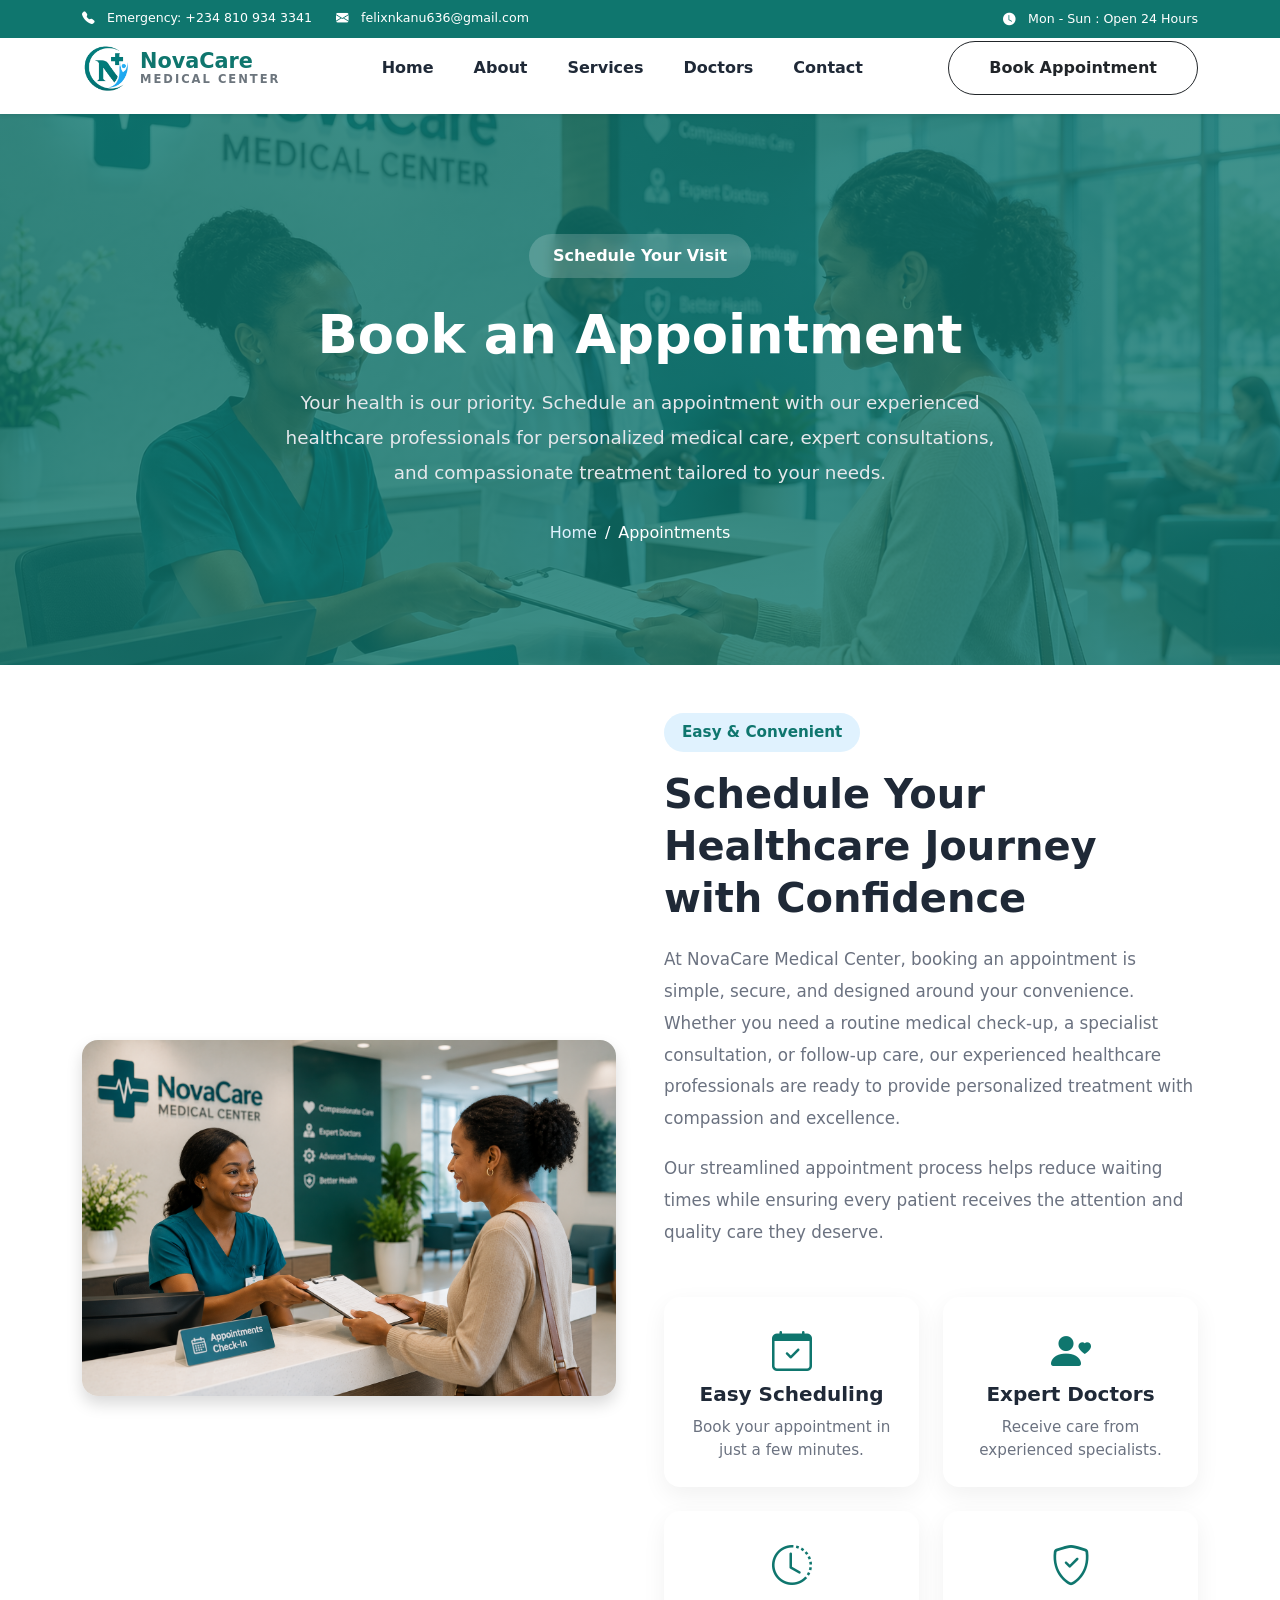
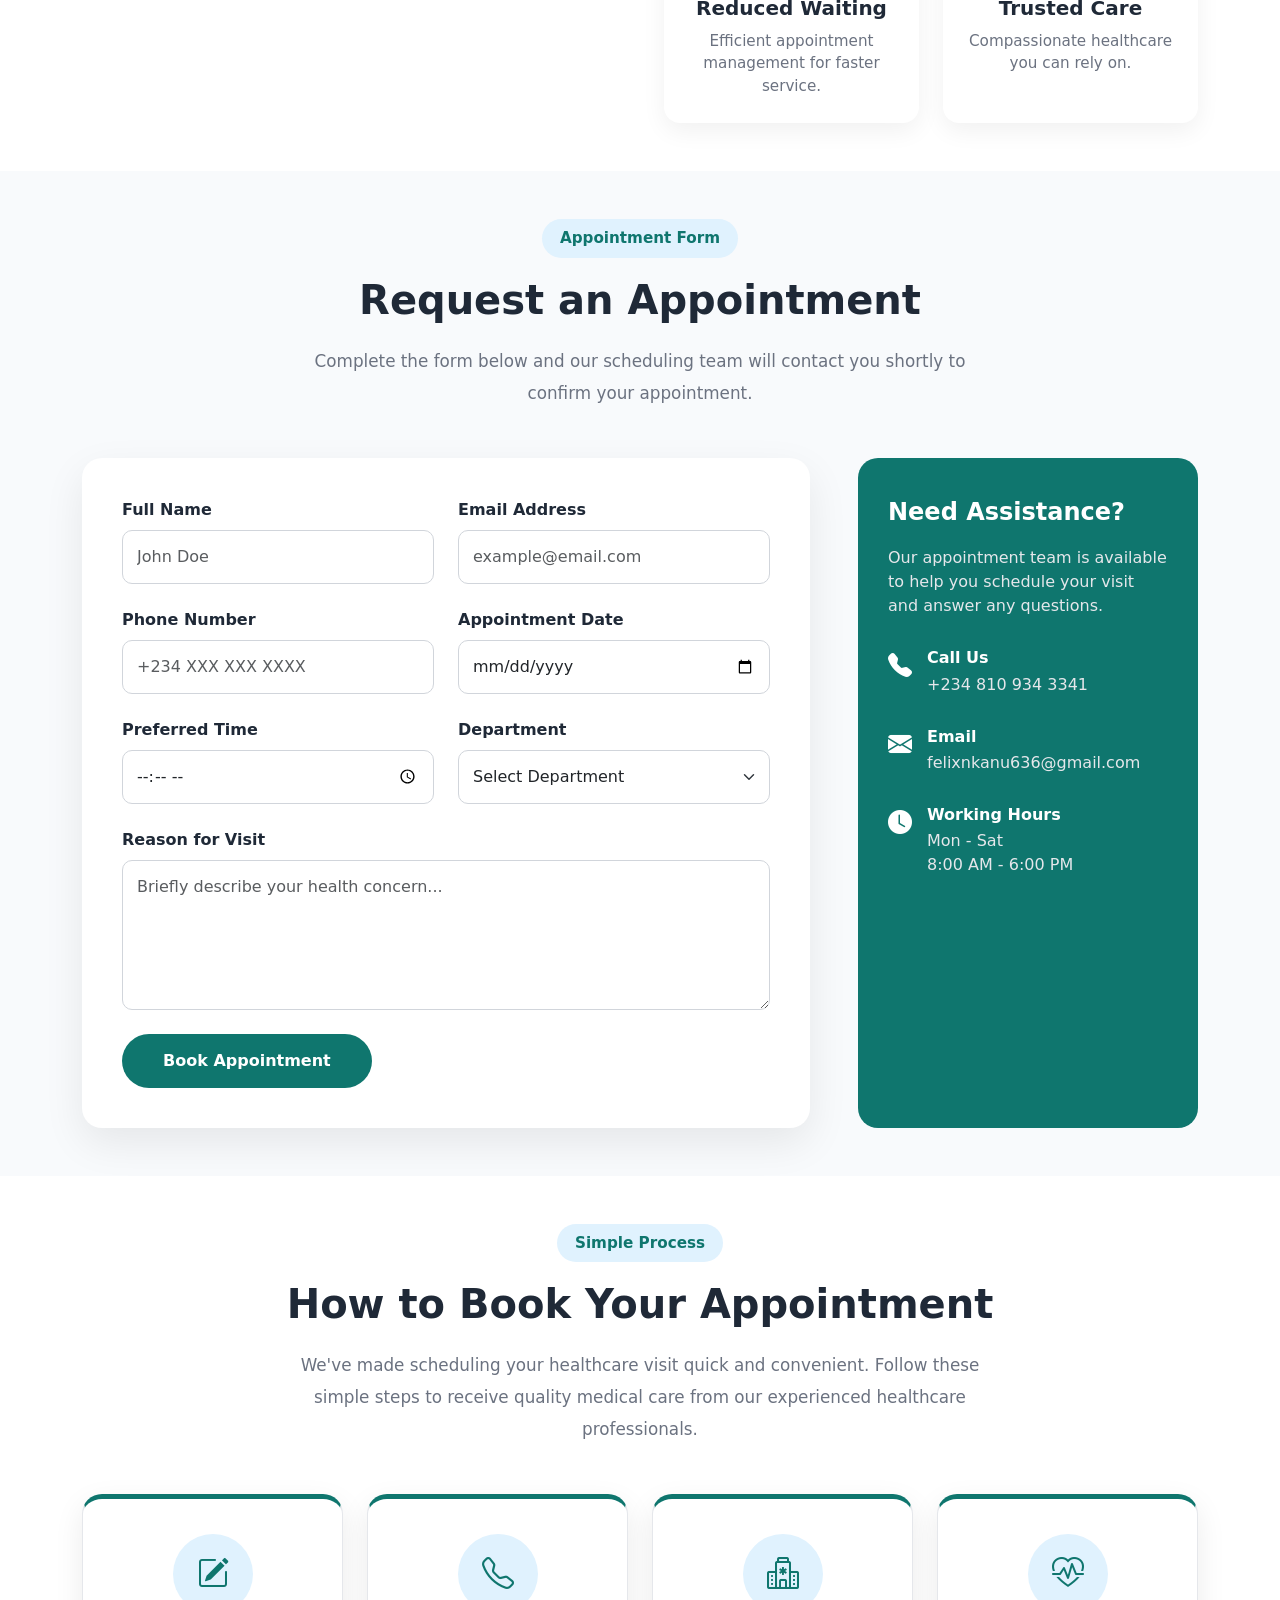
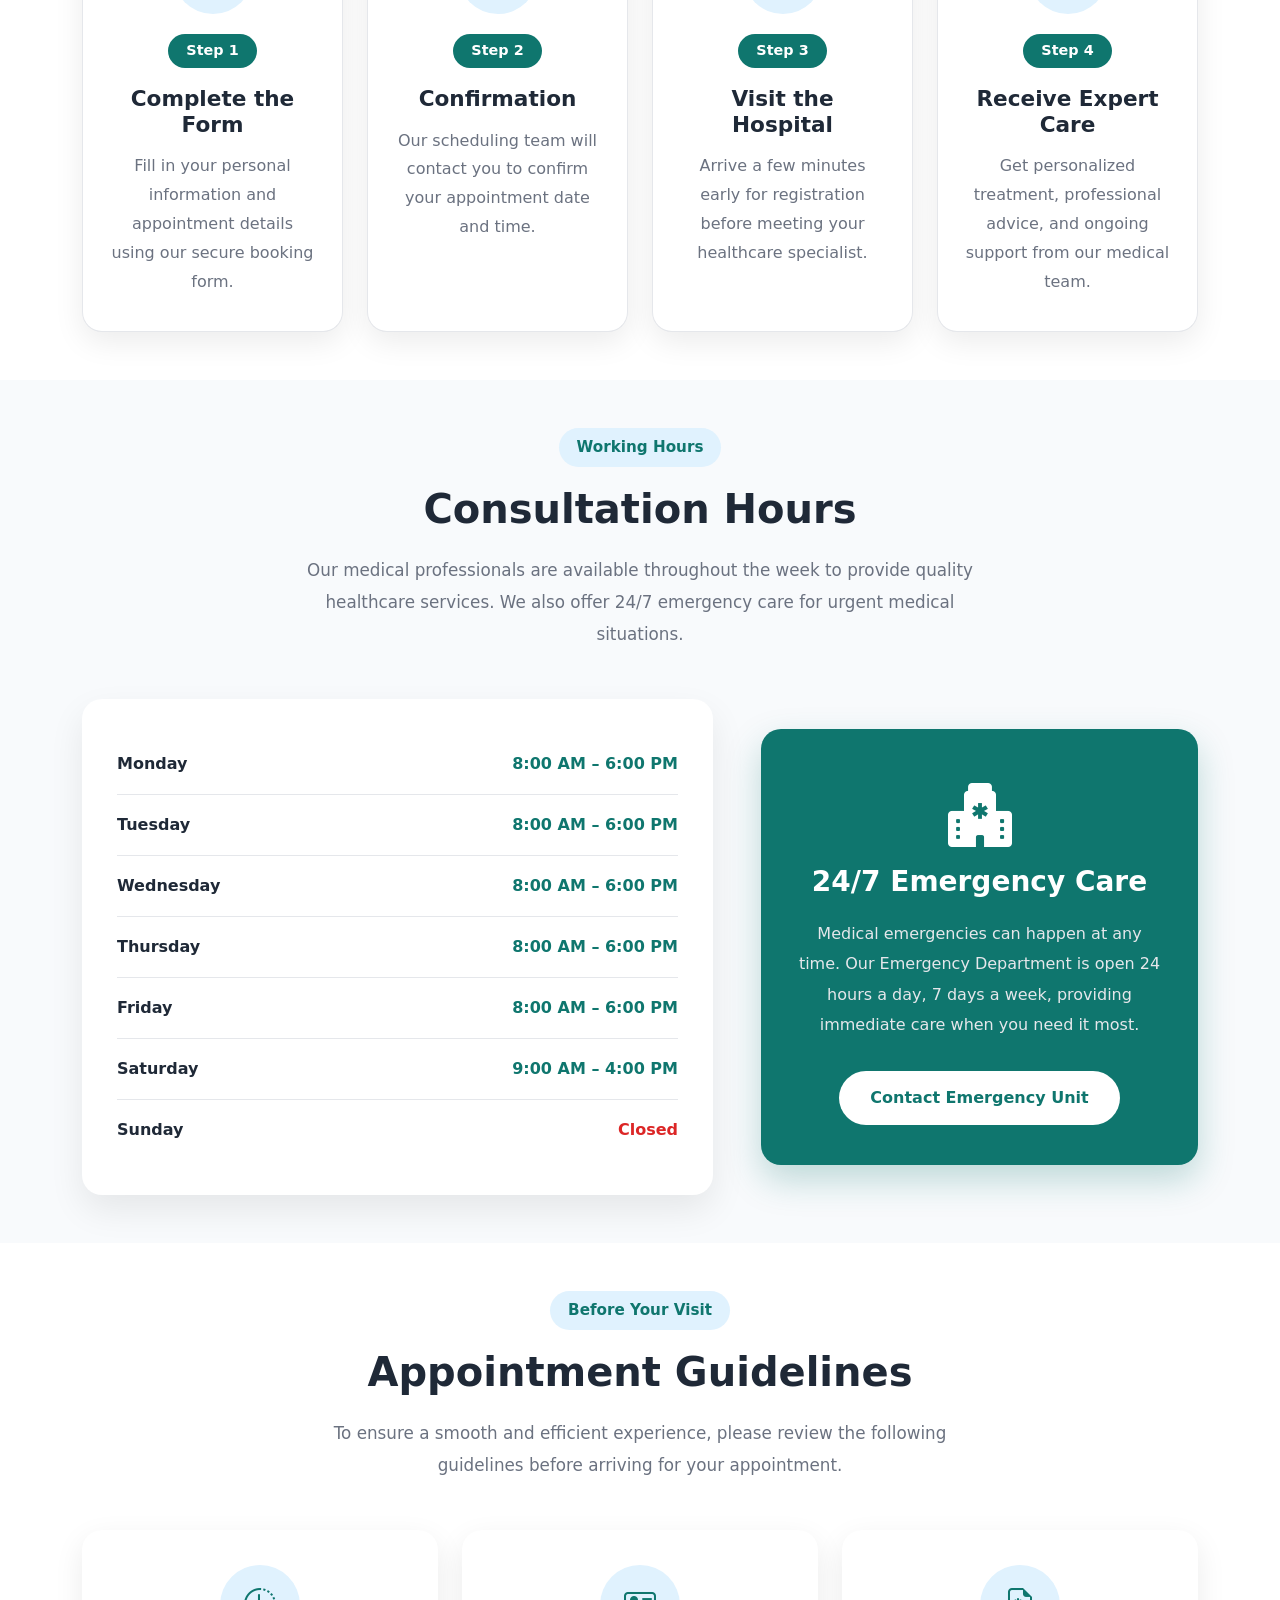
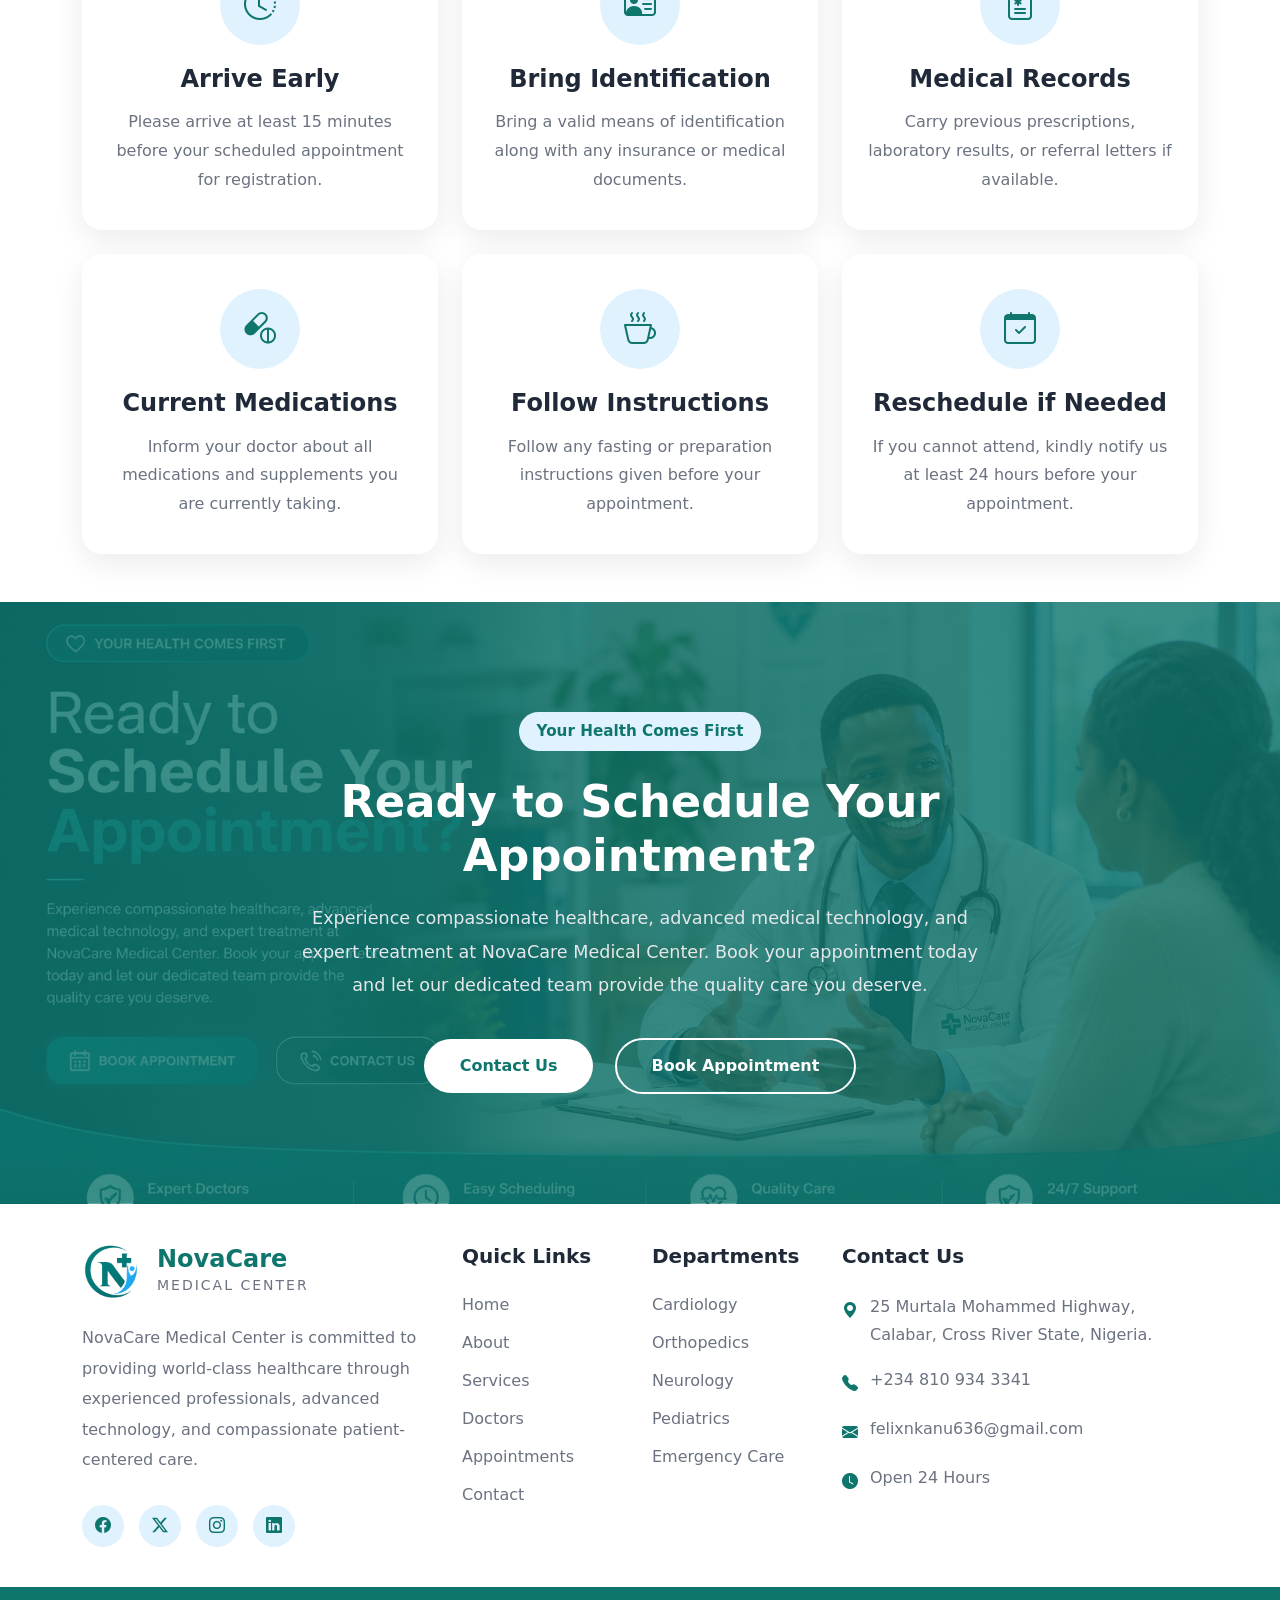
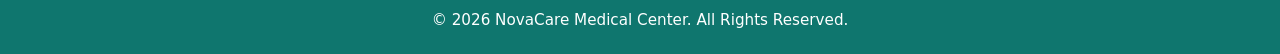
<file: appointments.html>
<!DOCTYPE html>
<html lang="en">
<head>
    <meta charset="UTF-8">
    <meta name="viewport" content="width=device-width, initial-scale=1.0">
    <title>NovaCare Medical Center | Compassionate Healthcare You Can Trust</title>
    <link href="https://cdn.jsdelivr.net/npm/bootstrap@5.3.8/dist/css/bootstrap.min.css" rel="stylesheet" integrity="sha384-sRIl4kxILFvY47J16cr9ZwB07vP4J8+LH7qKQnuqkuIAvNWLzeN8tE5YBujZqJLB" crossorigin="anonymous">
    <link rel="stylesheet" href="https://cdn.jsdelivr.net/npm/bootstrap-icons@1.11.3/font/bootstrap-icons.min.css">
    <link rel="preconnect" href="https://fonts.googleapis.com">
    <link rel="preconnect" href="https://fonts.gstatic.com" crossorigin>
    <link rel="stylesheet"
    href="https://cdnjs.cloudflare.com/ajax/libs/font-awesome/6.7.2/css/all.min.css">

<link href="https://fonts.googleapis.com/css2?family=Playfair+Display:wght@500;600;700&family=Poppins:wght@300;400;500;600&display=swap" rel="stylesheet">
    <link rel="stylesheet" href="style.css">
    <link rel="icon" type="image/png" href="images/favicon.png">
     
</head>
<body>
    <!-- =========================
     TOP BAR
========================== -->
<div class="top-bar py-2 d-none d-lg-block fixed-top">
    <div class="container">
        <div class="row align-items-center">

            <div class="col-lg-6">
                <div class="d-flex gap-4">

                    <small>
                        <i class="bi bi-telephone-fill me-2"></i>
                        Emergency: +234 810 934 3341
                    </small>

                    <small>
                        <i class="bi bi-envelope-fill me-2"></i>
                        felixnkanu636@gmail.com
                    </small>

                </div>
            </div>

            <div class="col-lg-6 text-end">

                <small>
                    <i class="bi bi-clock-fill me-2"></i>
                    Mon - Sun : Open 24 Hours
                </small>

            </div>

        </div>
    </div>
</div>


<!-- =========================
        NAVBAR
========================== -->

<nav class="navbar navbar-expand-lg navbar-light bg-white shadow-sm ">

    <div class="container">

        <!-- Logo -->

        <a class="navbar-brand fw-bold d-flex align-items-center" href="index.html">

            <img src="images/logo.png"
                 alt="NovaCare Logo"
                 width="50"
                 class="me-2">

            <span class="logo-text">
                NovaCare
                <small class="d-block">Medical Center</small>
            </span>

        </a>


        <!-- Mobile Toggle -->

        <button
            class="navbar-toggler"
            type="button"
            data-bs-toggle="collapse"
            data-bs-target="#navbar">

            <span class="navbar-toggler-icon"></span>

        </button>


        <div class="collapse navbar-collapse" id="navbar">

            <ul class="navbar-nav mx-auto">

                <li class="nav-item">
                    <a class="nav-link " href="index.html">Home</a>
                </li>

                <li class="nav-item">
                    <a class="nav-link " href="about.html">About</a>
                </li>

                <li class="nav-item">
                    <a class="nav-link" href="services.html">Services</a>
                </li>

                <li class="nav-item">
                    <a class="nav-link" href="doctors.html">Doctors</a>
                </li>


                <li class="nav-item">
                    <a class="nav-link" href="contact.html">Contact</a>
                </li>

            </ul>


            <a href="appointments.html"
               class="btn appointment-btn active">

                Book Appointment

            </a>

        </div>

    </div>

</nav>
<!--====================================
        APPOINTMENTS HERO SECTION
=====================================-->

<section class="appointments-hero">

    <div class="hero-overlay">

        <div class="container">

            <div class="row justify-content-center">

                <div class="col-lg-8 text-center">

                    <span class="hero-badge">

                        Schedule Your Visit

                    </span>

                    <h1>

                        Book an Appointment

                    </h1>

                    <p>

                        Your health is our priority. Schedule an appointment
                        with our experienced healthcare professionals for
                        personalized medical care, expert consultations,
                        and compassionate treatment tailored to your needs.

                    </p>

                    <nav aria-label="breadcrumb">

                        <ol class="breadcrumb justify-content-center">

                            <li class="breadcrumb-item">

                                <a href="index.html">

                                    Home

                                </a>

                            </li>

                            <li class="breadcrumb-item active">

                                Appointments

                            </li>

                        </ol>

                    </nav>

                </div>

            </div>

        </div>

    </div>

</section>
<!--====================================
        APPOINTMENT INTRODUCTION
=====================================-->

<section class="appointment-intro py-5">

    <div class="container">

        <div class="row align-items-center g-5">

            <!-- Image -->

            <div class="col-lg-6">

                <img src="images/appointment-intro.png"
                     alt="Patient consulting with a doctor"
                     class="img-fluid rounded-4 shadow">

            </div>

            <!-- Content -->

            <div class="col-lg-6">

                <span class="section-badge">

                    Easy & Convenient

                </span>

                <h2 class="section-title mt-3">

                    Schedule Your Healthcare Journey with Confidence

                </h2>

                <p class="section-text">

                    At NovaCare Medical Center, booking an appointment is
                    simple, secure, and designed around your convenience.
                    Whether you need a routine medical check-up, a specialist
                    consultation, or follow-up care, our experienced healthcare
                    professionals are ready to provide personalized treatment
                    with compassion and excellence.

                </p>

                <p class="section-text">

                    Our streamlined appointment process helps reduce waiting
                    times while ensuring every patient receives the attention
                    and quality care they deserve.

                </p>

                <div class="row mt-4 g-4">

                    <div class="col-sm-6">

                        <div class="intro-card">

                            <i class="bi bi-calendar-check"></i>

                            <h5>Easy Scheduling</h5>

                            <p>
                                Book your appointment in just a few minutes.
                            </p>

                        </div>

                    </div>

                    <div class="col-sm-6">

                        <div class="intro-card">

                            <i class="bi bi-person-heart"></i>

                            <h5>Expert Doctors</h5>

                            <p>
                                Receive care from experienced specialists.
                            </p>

                        </div>

                    </div>

                    <div class="col-sm-6">

                        <div class="intro-card">

                            <i class="bi bi-clock-history"></i>

                            <h5>Reduced Waiting</h5>

                            <p>
                                Efficient appointment management for faster service.
                            </p>

                        </div>

                    </div>

                    <div class="col-sm-6">

                        <div class="intro-card">

                            <i class="bi bi-shield-check"></i>

                            <h5>Trusted Care</h5>

                            <p>
                                Compassionate healthcare you can rely on.
                            </p>

                        </div>

                    </div>

                </div>

            </div>

        </div>

    </div>

</section>
<!--====================================
        APPOINTMENT BOOKING FORM
=====================================-->

<section class="appointment-form-section py-5">

    <div class="container">

        <div class="text-center mb-5">

            <span class="section-badge">
                Appointment Form
            </span>

            <h2 class="section-title mt-3">
                Request an Appointment
            </h2>

            <p class="section-text mx-auto" style="max-width:700px;">
                Complete the form below and our scheduling team will contact
                you shortly to confirm your appointment.
            </p>

        </div>

        <div class="row g-5">

            <!-- Appointment Form -->

            <div class="col-lg-8">

                <div class="appointment-form">

                    <form>

                        <div class="row g-4">

                            <div class="col-md-6">
                                <label class="form-label">Full Name</label>
                                <input type="text" class="form-control" placeholder="John Doe">
                            </div>

                            <div class="col-md-6">
                                <label class="form-label">Email Address</label>
                                <input type="email" class="form-control" placeholder="example@email.com">
                            </div>

                            <div class="col-md-6">
                                <label class="form-label">Phone Number</label>
                                <input type="tel" class="form-control" placeholder="+234 XXX XXX XXXX">
                            </div>

                            <div class="col-md-6">
                                <label class="form-label">Appointment Date</label>
                                <input type="date" class="form-control">
                            </div>

                            <div class="col-md-6">
                                <label class="form-label">Preferred Time</label>
                                <input type="time" class="form-control">
                            </div>

                            <div class="col-md-6">
                                <label class="form-label">Department</label>

                                <select class="form-select">

                                    <option selected>Select Department</option>

                                    <option>Cardiology</option>

                                    <option>Neurology</option>

                                    <option>Pediatrics</option>

                                    <option>Orthopedics</option>

                                    <option>General Medicine</option>

                                </select>

                            </div>

                            <div class="col-12">

                                <label class="form-label">
                                    Reason for Visit
                                </label>

                                <textarea class="form-control"
                                rows="5"
                                placeholder="Briefly describe your health concern..."></textarea>

                            </div>

                            <div class="col-12">

                                <button type="submit" class="btn appointment-btn">

                                    Book Appointment

                                </button>

                            </div>

                        </div>

                    </form>

                </div>

            </div>

            <!-- Information Card -->

            <div class="col-lg-4">

                <div class="appointment-info">

                    <h4>Need Assistance?</h4>

                    <p>

                        Our appointment team is available to help you schedule
                        your visit and answer any questions.

                    </p>

                    <div class="info-item">

                        <i class="bi bi-telephone-fill"></i>

                        <div>

                            <h6>Call Us</h6>

                            <p>+234 810 934 3341</p>

                        </div>

                    </div>

                    <div class="info-item">

                        <i class="bi bi-envelope-fill"></i>

                        <div>

                            <h6>Email</h6>

                            <p>felixnkanu636@gmail.com</p>

                        </div>

                    </div>

                    <div class="info-item">

                        <i class="bi bi-clock-fill"></i>

                        <div>

                            <h6>Working Hours</h6>

                            <p>Mon - Sat<br>8:00 AM - 6:00 PM</p>

                        </div>

                    </div>

                </div>

            </div>

        </div>

    </div>

</section>
<!--====================================
        APPOINTMENT PROCESS
=====================================-->

<section class="appointment-process py-5">

    <div class="container">

        <div class="text-center mb-5">

            <span class="section-badge">
                Simple Process
            </span>

            <h2 class="section-title mt-3">
                How to Book Your Appointment
            </h2>

            <p class="section-text mx-auto" style="max-width:700px;">
                We've made scheduling your healthcare visit quick and convenient.
                Follow these simple steps to receive quality medical care from
                our experienced healthcare professionals.
            </p>

        </div>

        <div class="row g-4">

            <!-- Step 1 -->

            <div class="col-md-6 col-lg-3">

                <div class="process-card">

                    <div class="process-icon">

                        <i class="bi bi-pencil-square"></i>

                    </div>

                    <span class="step-number">
                        Step 1
                    </span>

                    <h4>Complete the Form</h4>

                    <p>
                        Fill in your personal information and appointment details using our secure booking form.
                    </p>

                </div>

            </div>

            <!-- Step 2 -->

            <div class="col-md-6 col-lg-3">

                <div class="process-card">

                    <div class="process-icon">

                        <i class="bi bi-telephone"></i>

                    </div>

                    <span class="step-number">
                        Step 2
                    </span>

                    <h4>Confirmation</h4>

                    <p>
                        Our scheduling team will contact you to confirm your appointment date and time.
                    </p>

                </div>

            </div>

            <!-- Step 3 -->

            <div class="col-md-6 col-lg-3">

                <div class="process-card">

                    <div class="process-icon">

                        <i class="bi bi-hospital"></i>

                    </div>

                    <span class="step-number">
                        Step 3
                    </span>

                    <h4>Visit the Hospital</h4>

                    <p>
                        Arrive a few minutes early for registration before meeting your healthcare specialist.
                    </p>

                </div>

            </div>

            <!-- Step 4 -->

            <div class="col-md-6 col-lg-3">

                <div class="process-card">

                    <div class="process-icon">

                        <i class="bi bi-heart-pulse"></i>

                    </div>

                    <span class="step-number">
                        Step 4
                    </span>

                    <h4>Receive Expert Care</h4>

                    <p>
                        Get personalized treatment, professional advice, and ongoing support from our medical team.
                    </p>

                </div>

            </div>

        </div>

    </div>

</section>
<!--====================================
        CONSULTATION HOURS
=====================================-->

<section class="consultation-hours py-5">

    <div class="container">

        <div class="text-center mb-5">

            <span class="section-badge">
                Working Hours
            </span>

            <h2 class="section-title mt-3">
                Consultation Hours
            </h2>

            <p class="section-text mx-auto" style="max-width:700px;">
                Our medical professionals are available throughout the week to
                provide quality healthcare services. We also offer 24/7
                emergency care for urgent medical situations.
            </p>

        </div>

        <div class="row g-5 align-items-center">

            <!-- Hours Table -->

            <div class="col-lg-7">

                <div class="hours-card">

                    <div class="hour-item">

                        <span>Monday</span>

                        <strong>8:00 AM – 6:00 PM</strong>

                    </div>

                    <div class="hour-item">

                        <span>Tuesday</span>

                        <strong>8:00 AM – 6:00 PM</strong>

                    </div>

                    <div class="hour-item">

                        <span>Wednesday</span>

                        <strong>8:00 AM – 6:00 PM</strong>

                    </div>

                    <div class="hour-item">

                        <span>Thursday</span>

                        <strong>8:00 AM – 6:00 PM</strong>

                    </div>

                    <div class="hour-item">

                        <span>Friday</span>

                        <strong>8:00 AM – 6:00 PM</strong>

                    </div>

                    <div class="hour-item">

                        <span>Saturday</span>

                        <strong>9:00 AM – 4:00 PM</strong>

                    </div>

                    <div class="hour-item closed">

                        <span>Sunday</span>

                        <strong>Closed</strong>

                    </div>

                </div>

            </div>

            <!-- Emergency Card -->

            <div class="col-lg-5">

                <div class="emergency-card">

                    <i class="bi bi-hospital-fill"></i>

                    <h3>24/7 Emergency Care</h3>

                    <p>

                        Medical emergencies can happen at any time. Our
                        Emergency Department is open 24 hours a day,
                        7 days a week, providing immediate care when
                        you need it most.

                    </p>

                    <a href="contact.html" class="btn emergency-btn">

                        Contact Emergency Unit

                    </a>

                </div>

            </div>

        </div>

    </div>

</section>
<!--====================================
      APPOINTMENT GUIDELINES
=====================================-->

<section class="appointment-guidelines py-5">

    <div class="container">

        <div class="text-center mb-5">

            <span class="section-badge">
                Before Your Visit
            </span>

            <h2 class="section-title mt-3">
                Appointment Guidelines
            </h2>

            <p class="section-text mx-auto" style="max-width:700px;">

                To ensure a smooth and efficient experience, please review the
                following guidelines before arriving for your appointment.

            </p>

        </div>

        <div class="row g-4">

            <div class="col-md-6 col-lg-4">

                <div class="guideline-card">

                    <div class="guideline-icon">

                        <i class="bi bi-clock-history"></i>

                    </div>

                    <h4>Arrive Early</h4>

                    <p>

                        Please arrive at least 15 minutes before your scheduled
                        appointment for registration.

                    </p>

                </div>

            </div>

            <div class="col-md-6 col-lg-4">

                <div class="guideline-card">

                    <div class="guideline-icon">

                        <i class="bi bi-person-vcard"></i>

                    </div>

                    <h4>Bring Identification</h4>

                    <p>

                        Bring a valid means of identification along with any
                        insurance or medical documents.

                    </p>

                </div>

            </div>

            <div class="col-md-6 col-lg-4">

                <div class="guideline-card">

                    <div class="guideline-icon">

                        <i class="bi bi-file-earmark-medical"></i>

                    </div>

                    <h4>Medical Records</h4>

                    <p>

                        Carry previous prescriptions, laboratory results, or
                        referral letters if available.

                    </p>

                </div>

            </div>

            <div class="col-md-6 col-lg-4">

                <div class="guideline-card">

                    <div class="guideline-icon">

                        <i class="bi bi-capsule-pill"></i>

                    </div>

                    <h4>Current Medications</h4>

                    <p>

                        Inform your doctor about all medications and supplements
                        you are currently taking.

                    </p>

                </div>

            </div>

            <div class="col-md-6 col-lg-4">

                <div class="guideline-card">

                    <div class="guideline-icon">

                        <i class="bi bi-cup-hot"></i>

                    </div>

                    <h4>Follow Instructions</h4>

                    <p>

                        Follow any fasting or preparation instructions given
                        before your appointment.

                    </p>

                </div>

            </div>

            <div class="col-md-6 col-lg-4">

                <div class="guideline-card">

                    <div class="guideline-icon">

                        <i class="bi bi-calendar-check"></i>

                    </div>

                    <h4>Reschedule if Needed</h4>

                    <p>

                        If you cannot attend, kindly notify us at least
                        24 hours before your appointment.

                    </p>

                </div>

            </div>

        </div>

    </div>

</section>
<!--====================================
        APPOINTMENT CTA
=====================================-->

<section class="appointment-cta">

    <div class="cta-overlay">

        <div class="container">

            <div class="row justify-content-center">

                <div class="col-lg-8 text-center">

                    <span class="section-badge">

                        Your Health Comes First

                    </span>

                    <h2 class="mt-4">

                        Ready to Schedule Your Appointment?

                    </h2>

                    <p>

                        Experience compassionate healthcare, advanced medical
                        technology, and expert treatment at NovaCare Medical
                        Center. Book your appointment today and let our
                        dedicated team provide the quality care you deserve.

                    </p>

                    <div class="mt-4">

                        <a href="contact.html" class="btn cta-btn me-3">

                            Contact Us

                        </a>

                        <a href="#" class="btn cta-btn-outline">

                            Book Appointment

                        </a>

                    </div>

                </div>

            </div>

        </div>

    </div>

</section>
<!--=========================
            FOOTER
==========================-->

<footer>

    <!-- Upper Footer -->

    <div class="footer-top">

        <div class="container">

            <div class="row gy-5">

                <!-- Logo -->

                <div class="col-lg-4 col-md-6">

                    <a href="index.html" class="footer-logo">

                        <img src="images/logo.png"
                             alt="NovaCare Logo"
                             width="60">

                        <div>

                            <h4>NovaCare</h4>

                            <small>Medical Center</small>

                        </div>

                    </a>

                    <p class="footer-text">

                        NovaCare Medical Center is committed to
                        providing world-class healthcare through
                        experienced professionals, advanced technology,
                        and compassionate patient-centered care.

                    </p>

                    <div class="footer-social">

                        <a href="#"><i class="bi bi-facebook"></i></a>

                        <a href="#"><i class="bi bi-twitter-x"></i></a>

                        <a href="#"><i class="bi bi-instagram"></i></a>

                        <a href="#"><i class="bi bi-linkedin"></i></a>

                    </div>

                </div>



                <!-- Quick Links -->

                <div class="col-lg-2 col-md-6">

                    <h5>Quick Links</h5>

                    <ul>

                        <li><a href="index.html">Home</a></li>

                        <li><a href="about.html">About</a></li>

                        <li><a href="services.html">Services</a></li>

                        <li><a href="doctors.html">Doctors</a></li>

                        <li><a href="appointments.html">Appointments</a></li>

                        <li><a href="contact.html">Contact</a></li>

                    </ul>

                </div>



                <!-- Departments -->

                <div class="col-lg-2 col-md-6">

                    <h5>Departments</h5>

                    <ul>

                        <li><a href="#">Cardiology</a></li>

                        <li><a href="#">Orthopedics</a></li>

                        <li><a href="#">Neurology</a></li>

                        <li><a href="#">Pediatrics</a></li>

                        <li><a href="#">Emergency Care</a></li>

                    </ul>

                </div>



                <!-- Contact -->

                <div class="col-lg-4 col-md-6">

                    <h5>Contact Us</h5>

                    <div class="footer-contact">

                        <p>

                            <i class="bi bi-geo-alt-fill"></i>

                            25 Murtala Mohammed Highway,
                            Calabar,
                            Cross River State,
                            Nigeria.

                        </p>

                        <p>

                            <i class="bi bi-telephone-fill"></i>

                            +234 810 934 3341

                        </p>

                        <p>

                            <i class="bi bi-envelope-fill"></i>

                            felixnkanu636@gmail.com

                        </p>

                        <p>

                            <i class="bi bi-clock-fill"></i>

                            Open 24 Hours

                        </p>

                    </div>

                </div>

            </div>

        </div>

    </div>



    <!-- Copyright -->

    <div class="footer-bottom">

        <div class="container">

            <p>

                © 2026 NovaCare Medical Center. All Rights Reserved.

            </p>

        </div>

    </div>

</footer>

  <script src="https://cdn.jsdelivr.net/npm/bootstrap@5.3.8/dist/js/bootstrap.bundle.min.js" integrity="sha384-FKyoEForCGlyvwx9Hj09JcYn3nv7wiPVlz7YYwJrWVcXK/BmnVDxM+D2scQbITxI" crossorigin="anonymous"></script>
</body>
</html>
</file>
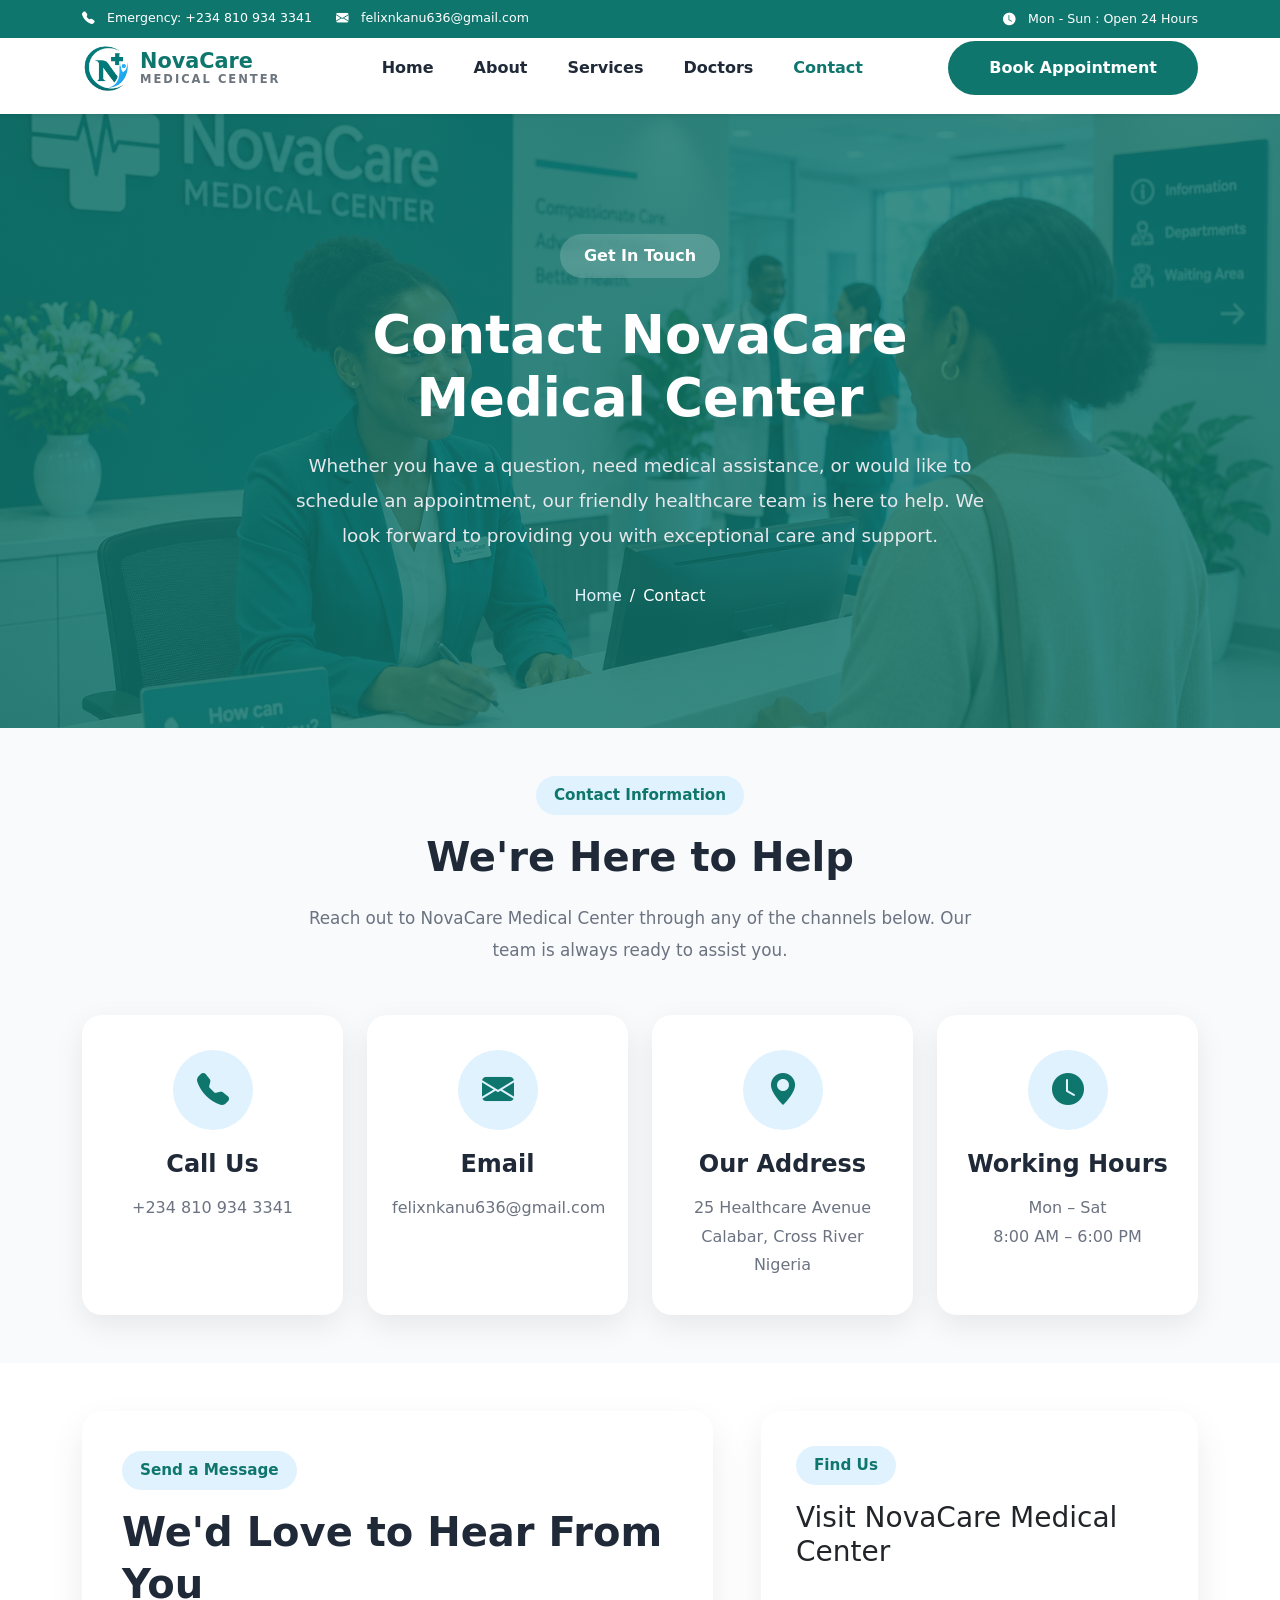
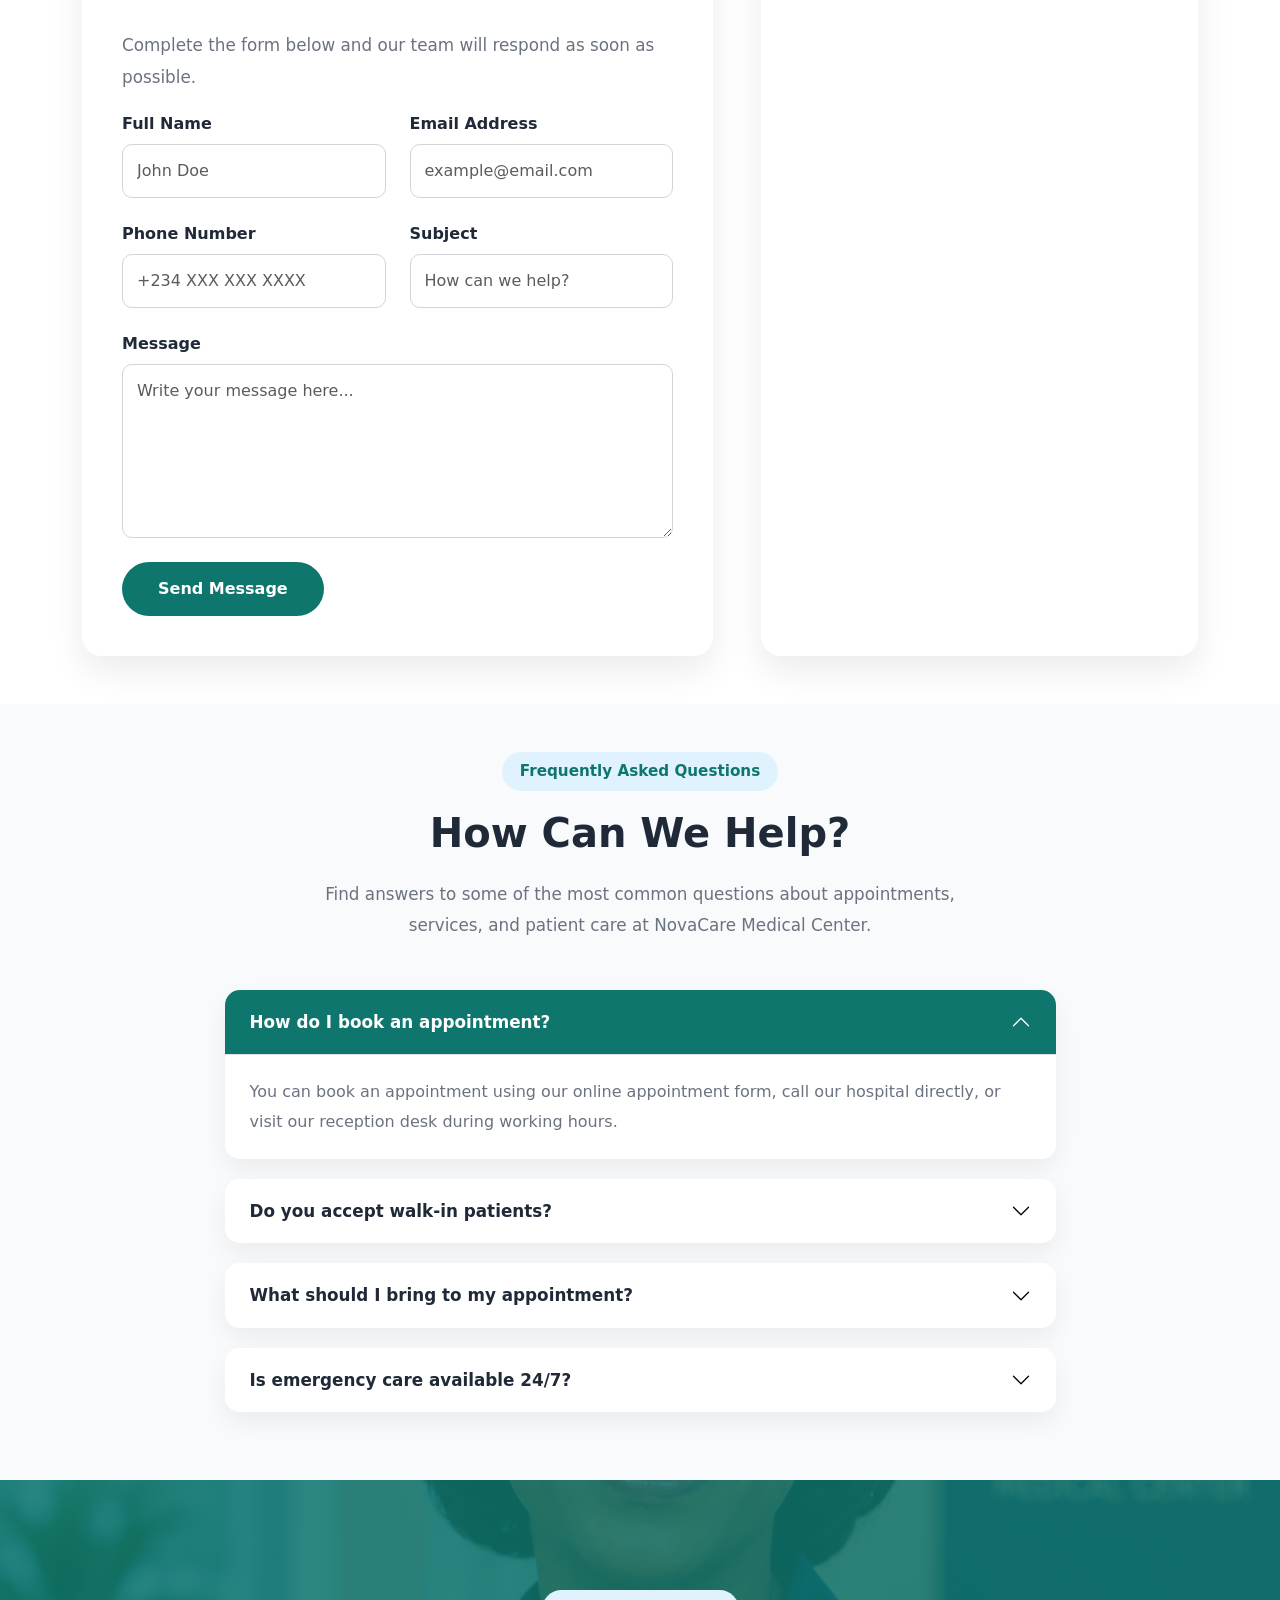
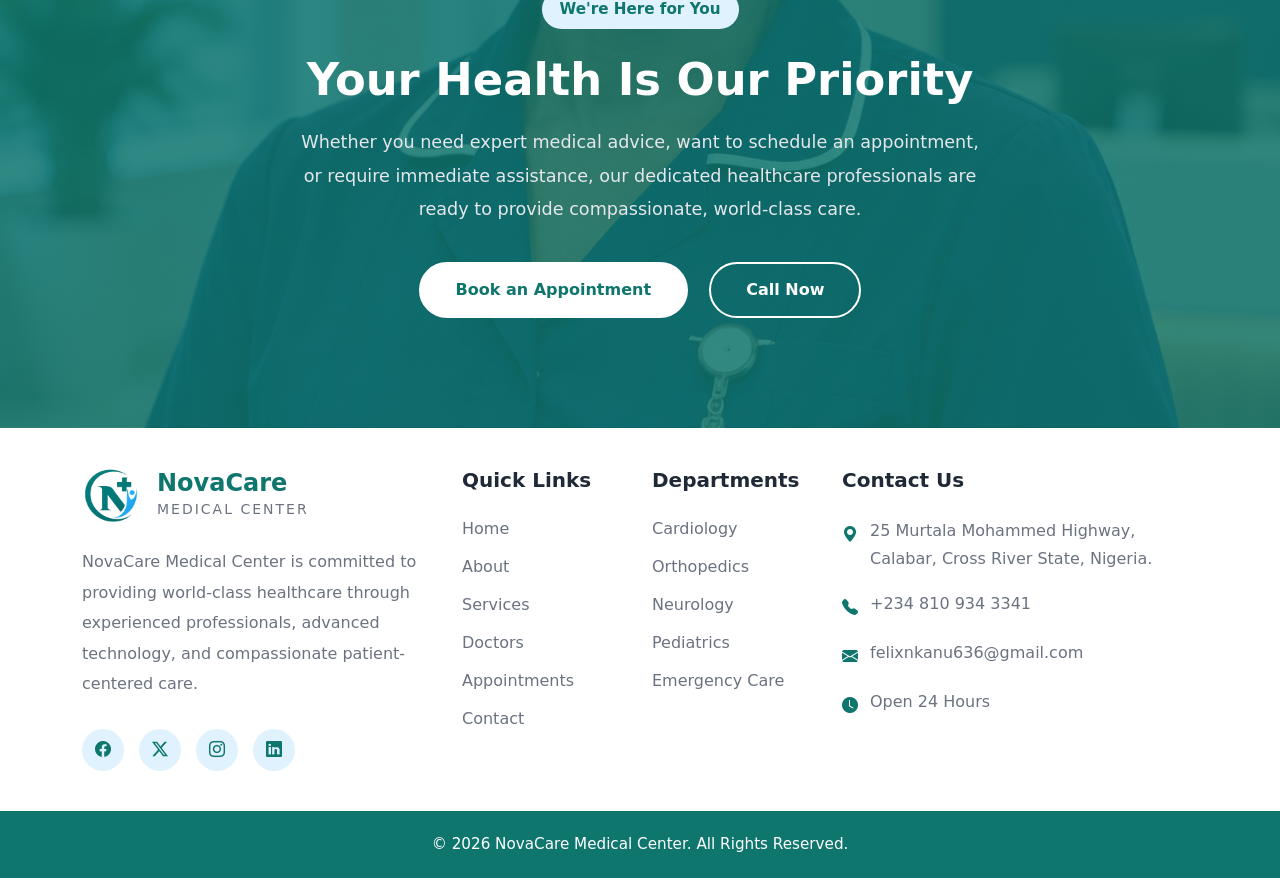
<file: contact.html>
<!DOCTYPE html>
<html lang="en">
<head>
    <meta charset="UTF-8">
    <meta name="viewport" content="width=device-width, initial-scale=1.0">
    <title>NovaCare Medical Center | Compassionate Healthcare You Can Trust</title>
    <link href="https://cdn.jsdelivr.net/npm/bootstrap@5.3.8/dist/css/bootstrap.min.css" rel="stylesheet" integrity="sha384-sRIl4kxILFvY47J16cr9ZwB07vP4J8+LH7qKQnuqkuIAvNWLzeN8tE5YBujZqJLB" crossorigin="anonymous">
    <link rel="stylesheet" href="https://cdn.jsdelivr.net/npm/bootstrap-icons@1.11.3/font/bootstrap-icons.min.css">
    <link rel="preconnect" href="https://fonts.googleapis.com">
    <link rel="preconnect" href="https://fonts.gstatic.com" crossorigin>
    <link rel="stylesheet"
    href="https://cdnjs.cloudflare.com/ajax/libs/font-awesome/6.7.2/css/all.min.css">

<link href="https://fonts.googleapis.com/css2?family=Playfair+Display:wght@500;600;700&family=Poppins:wght@300;400;500;600&display=swap" rel="stylesheet">
    <link rel="stylesheet" href="style.css">
    <link rel="icon" type="image/png" href="images/favicon.png">
     
</head>
<body>
    <!-- =========================
     TOP BAR
========================== -->
<div class="top-bar py-2 d-none d-lg-block fixed-top">
    <div class="container">
        <div class="row align-items-center">

            <div class="col-lg-6">
                <div class="d-flex gap-4">

                    <small>
                        <i class="bi bi-telephone-fill me-2"></i>
                        Emergency: +234 810 934 3341
                    </small>

                    <small>
                        <i class="bi bi-envelope-fill me-2"></i>
                        felixnkanu636@gmail.com
                    </small>

                </div>
            </div>

            <div class="col-lg-6 text-end">

                <small>
                    <i class="bi bi-clock-fill me-2"></i>
                    Mon - Sun : Open 24 Hours
                </small>

            </div>

        </div>
    </div>
</div>


<!-- =========================
        NAVBAR
========================== -->

<nav class="navbar navbar-expand-lg navbar-light bg-white shadow-sm ">

    <div class="container">

        <!-- Logo -->

        <a class="navbar-brand fw-bold d-flex align-items-center" href="index.html">

            <img src="images/logo.png"
                 alt="NovaCare Logo"
                 width="50"
                 class="me-2">

            <span class="logo-text">
                NovaCare
                <small class="d-block">Medical Center</small>
            </span>

        </a>


        <!-- Mobile Toggle -->

        <button
            class="navbar-toggler"
            type="button"
            data-bs-toggle="collapse"
            data-bs-target="#navbar">

            <span class="navbar-toggler-icon"></span>

        </button>


        <div class="collapse navbar-collapse" id="navbar">

            <ul class="navbar-nav mx-auto">

                <li class="nav-item">
                    <a class="nav-link " href="index.html">Home</a>
                </li>

                <li class="nav-item">
                    <a class="nav-link " href="about.html">About</a>
                </li>

                <li class="nav-item">
                    <a class="nav-link" href="services.html">Services</a>
                </li>


                <li class="nav-item">
                    <a class="nav-link" href="doctors.html">Doctors</a>
                </li>


                <li class="nav-item">
                    <a class="nav-link active" href="contact.html">Contact</a>
                </li>

            </ul>


            <a href="appointments.html"
               class="btn appointment-btn">

                Book Appointment

            </a>

        </div>

    </div>

</nav>
<!--====================================
        CONTACT HERO SECTION
=====================================-->

<section class="contact-hero">

    <div class="hero-overlay">

        <div class="container">

            <div class="row justify-content-center">

                <div class="col-lg-8 text-center">

                    <span class="hero-badge">

                        Get In Touch

                    </span>

                    <h1>

                        Contact NovaCare Medical Center

                    </h1>

                    <p>

                        Whether you have a question, need medical assistance,
                        or would like to schedule an appointment, our friendly
                        healthcare team is here to help. We look forward to
                        providing you with exceptional care and support.

                    </p>

                    <nav aria-label="breadcrumb">

                        <ol class="breadcrumb justify-content-center">

                            <li class="breadcrumb-item">

                                <a href="index.html">

                                    Home

                                </a>

                            </li>

                            <li class="breadcrumb-item active">

                                Contact

                            </li>

                        </ol>

                    </nav>

                </div>

            </div>

        </div>

    </div>

</section>
<!--====================================
        CONTACT INFORMATION
=====================================-->

<section class="contact-info py-5">

    <div class="container">

        <div class="text-center mb-5">

            <span class="section-badge">

                Contact Information

            </span>

            <h2 class="section-title mt-3">

                We're Here to Help

            </h2>

            <p class="section-text mx-auto" style="max-width:700px;">

                Reach out to NovaCare Medical Center through any of the
                channels below. Our team is always ready to assist you.

            </p>

        </div>

        <div class="row g-4">

            <!-- Phone -->

            <div class="col-md-6 col-lg-3">

                <div class="contact-card">

                    <div class="contact-icon">

                        <i class="bi bi-telephone-fill"></i>

                    </div>

                    <h4>Call Us</h4>

                    <p>

                        +234 810 934 3341

                    </p>

                </div>

            </div>

            <!-- Email -->

            <div class="col-md-6 col-lg-3">

                <div class="contact-card">

                    <div class="contact-icon">

                        <i class="bi bi-envelope-fill"></i>

                    </div>

                    <h4>Email</h4>

                    <p>

                        felixnkanu636@gmail.com

                    </p>

                </div>

            </div>

            <!-- Address -->

            <div class="col-md-6 col-lg-3">

                <div class="contact-card">

                    <div class="contact-icon">

                        <i class="bi bi-geo-alt-fill"></i>

                    </div>

                    <h4>Our Address</h4>

                    <p>

                        25 Healthcare Avenue<br>

                        Calabar, Cross River<br>

                        Nigeria

                    </p>

                </div>

            </div>

            <!-- Hours -->

            <div class="col-md-6 col-lg-3">

                <div class="contact-card">

                    <div class="contact-icon">

                        <i class="bi bi-clock-fill"></i>

                    </div>

                    <h4>Working Hours</h4>

                    <p>

                        Mon – Sat<br>

                        8:00 AM – 6:00 PM

                    </p>

                </div>

            </div>

        </div>

    </div>

</section>
<!--====================================
      CONTACT FORM & MAP
=====================================-->

<section class="contact-section py-5">

    <div class="container">

        <div class="row g-5">

            <!-- Contact Form -->

            <div class="col-lg-7">

                <div class="contact-form">

                    <span class="section-badge">

                        Send a Message

                    </span>

                    <h2 class="section-title mt-3">

                        We'd Love to Hear From You

                    </h2>

                    <p class="section-text">

                        Complete the form below and our team will respond as
                        soon as possible.

                    </p>

                    <form>

                        <div class="row g-4">

                            <div class="col-md-6">

                                <label class="form-label">

                                    Full Name

                                </label>

                                <input type="text"
                                class="form-control"
                                placeholder="John Doe">

                            </div>

                            <div class="col-md-6">

                                <label class="form-label">

                                    Email Address

                                </label>

                                <input type="email"
                                class="form-control"
                                placeholder="example@email.com">

                            </div>

                            <div class="col-md-6">

                                <label class="form-label">

                                    Phone Number

                                </label>

                                <input type="tel"
                                class="form-control"
                                placeholder="+234 XXX XXX XXXX">

                            </div>

                            <div class="col-md-6">

                                <label class="form-label">

                                    Subject

                                </label>

                                <input type="text"
                                class="form-control"
                                placeholder="How can we help?">

                            </div>

                            <div class="col-12">

                                <label class="form-label">

                                    Message

                                </label>

                                <textarea
                                class="form-control"
                                rows="6"
                                placeholder="Write your message here..."></textarea>

                            </div>

                            <div class="col-12">

                                <button class="btn send-btn">

                                    Send Message

                                </button>

                            </div>

                        </div>

                    </form>

                </div>

            </div>

            <!-- Google Map -->

            <div class="col-lg-5">

                <div class="map-card">

                    <span class="section-badge">

                        Find Us

                    </span>

                    <h3 class="mt-3 mb-4">

                        Visit NovaCare Medical Center

                    </h3>

                    <iframe
                        src="https://www.google.com/maps?q=Calabar,Nigeria&output=embed"
                        width="100%"
                        height="420"
                        style="border:0;"
                        allowfullscreen=""
                        loading="lazy">
                    </iframe>

                </div>

            </div>

        </div>

    </div>

</section>
<!--====================================
        CONTACT FAQ
=====================================-->

<section class="contact-faq py-5">

    <div class="container">

        <div class="text-center mb-5">

            <span class="section-badge">

                Frequently Asked Questions

            </span>

            <h2 class="section-title mt-3">

                How Can We Help?

            </h2>

            <p class="section-text mx-auto" style="max-width:700px;">

                Find answers to some of the most common questions about
                appointments, services, and patient care at NovaCare
                Medical Center.

            </p>

        </div>

        <div class="row justify-content-center">

            <div class="col-lg-9">

                <div class="accordion" id="faqAccordion">

                    <!-- FAQ 1 -->

                    <div class="accordion-item">

                        <h2 class="accordion-header">

                            <button class="accordion-button"
                                    type="button"
                                    data-bs-toggle="collapse"
                                    data-bs-target="#faqOne">

                                How do I book an appointment?

                            </button>

                        </h2>

                        <div id="faqOne"
                             class="accordion-collapse collapse show"
                             data-bs-parent="#faqAccordion">

                            <div class="accordion-body">

                                You can book an appointment using our online
                                appointment form, call our hospital directly,
                                or visit our reception desk during working
                                hours.

                            </div>

                        </div>

                    </div>

                    <!-- FAQ 2 -->

                    <div class="accordion-item">

                        <h2 class="accordion-header">

                            <button class="accordion-button collapsed"
                                    type="button"
                                    data-bs-toggle="collapse"
                                    data-bs-target="#faqTwo">

                                Do you accept walk-in patients?

                            </button>

                        </h2>

                        <div id="faqTwo"
                             class="accordion-collapse collapse"
                             data-bs-parent="#faqAccordion">

                            <div class="accordion-body">

                                Yes. Walk-in patients are welcome. However,
                                scheduling an appointment helps reduce waiting
                                time and guarantees faster service.

                            </div>

                        </div>

                    </div>

                    <!-- FAQ 3 -->

                    <div class="accordion-item">

                        <h2 class="accordion-header">

                            <button class="accordion-button collapsed"
                                    type="button"
                                    data-bs-toggle="collapse"
                                    data-bs-target="#faqThree">

                                What should I bring to my appointment?

                            </button>

                        </h2>

                        <div id="faqThree"
                             class="accordion-collapse collapse"
                             data-bs-parent="#faqAccordion">

                            <div class="accordion-body">

                                Please bring a valid ID, your medical records,
                                referral letter (if applicable), insurance
                                information, and a list of current medications.

                            </div>

                        </div>

                    </div>

                    <!-- FAQ 4 -->

                    <div class="accordion-item">

                        <h2 class="accordion-header">

                            <button class="accordion-button collapsed"
                                    type="button"
                                    data-bs-toggle="collapse"
                                    data-bs-target="#faqFour">

                                Is emergency care available 24/7?

                            </button>

                        </h2>

                        <div id="faqFour"
                             class="accordion-collapse collapse"
                             data-bs-parent="#faqAccordion">

                            <div class="accordion-body">

                                Yes. Our Emergency Department operates
                                24 hours a day, 7 days a week, providing
                                immediate medical care whenever needed.

                            </div>

                        </div>

                    </div>

                </div>

            </div>

        </div>

    </div>

</section>
<!--====================================
        CONTACT CTA
=====================================-->

<section class="contact-cta">

    <div class="cta-overlay">

        <div class="container">

            <div class="row justify-content-center">

                <div class="col-lg-8 text-center">

                    <span class="section-badge">

                        We're Here for You

                    </span>

                    <h2 class="mt-4">

                        Your Health Is Our Priority

                    </h2>

                    <p>

                        Whether you need expert medical advice, want to schedule
                        an appointment, or require immediate assistance, our
                        dedicated healthcare professionals are ready to provide
                        compassionate, world-class care.

                    </p>

                    <div class="mt-4">

                        <a href="appointments.html" class="btn contact-cta-btn me-3">

                            Book an Appointment

                        </a>

                        <a href="tel:+2348109343341" class="btn contact-outline-btn">

                            Call Now

                        </a>

                    </div>

                </div>

            </div>

        </div>

    </div>

</section>
<!--=========================
            FOOTER
==========================-->

<footer>

    <!-- Upper Footer -->

    <div class="footer-top">

        <div class="container">

            <div class="row gy-5">

                <!-- Logo -->

                <div class="col-lg-4 col-md-6">

                    <a href="index.html" class="footer-logo">

                        <img src="images/logo.png"
                             alt="NovaCare Logo"
                             width="60">

                        <div>

                            <h4>NovaCare</h4>

                            <small>Medical Center</small>

                        </div>

                    </a>

                    <p class="footer-text">

                        NovaCare Medical Center is committed to
                        providing world-class healthcare through
                        experienced professionals, advanced technology,
                        and compassionate patient-centered care.

                    </p>

                    <div class="footer-social">

                        <a href="#"><i class="bi bi-facebook"></i></a>

                        <a href="#"><i class="bi bi-twitter-x"></i></a>

                        <a href="#"><i class="bi bi-instagram"></i></a>

                        <a href="#"><i class="bi bi-linkedin"></i></a>

                    </div>

                </div>



                <!-- Quick Links -->

                <div class="col-lg-2 col-md-6">

                    <h5>Quick Links</h5>

                    <ul>

                        <li><a href="index.html">Home</a></li>

                        <li><a href="about.html">About</a></li>

                        <li><a href="services.html">Services</a></li>

                        <li><a href="doctors.html">Doctors</a></li>

                        <li><a href="appointments.html">Appointments</a></li>

                        <li><a href="contact.html">Contact</a></li>

                    </ul>

                </div>



                <!-- Departments -->

                <div class="col-lg-2 col-md-6">

                    <h5>Departments</h5>

                    <ul>

                        <li><a href="#">Cardiology</a></li>

                        <li><a href="#">Orthopedics</a></li>

                        <li><a href="#">Neurology</a></li>

                        <li><a href="#">Pediatrics</a></li>

                        <li><a href="#">Emergency Care</a></li>

                    </ul>

                </div>



                <!-- Contact -->

                <div class="col-lg-4 col-md-6">

                    <h5>Contact Us</h5>

                    <div class="footer-contact">

                        <p>

                            <i class="bi bi-geo-alt-fill"></i>

                            25 Murtala Mohammed Highway,
                            Calabar,
                            Cross River State,
                            Nigeria.

                        </p>

                        <p>

                            <i class="bi bi-telephone-fill"></i>

                            +234 810 934 3341

                        </p>

                        <p>

                            <i class="bi bi-envelope-fill"></i>

                            felixnkanu636@gmail.com

                        </p>

                        <p>

                            <i class="bi bi-clock-fill"></i>

                            Open 24 Hours

                        </p>

                    </div>

                </div>

            </div>

        </div>

    </div>



    <!-- Copyright -->

    <div class="footer-bottom">

        <div class="container">

            <p>

                © 2026 NovaCare Medical Center. All Rights Reserved.

            </p>

        </div>

    </div>

</footer>

  <script src="https://cdn.jsdelivr.net/npm/bootstrap@5.3.8/dist/js/bootstrap.bundle.min.js" integrity="sha384-FKyoEForCGlyvwx9Hj09JcYn3nv7wiPVlz7YYwJrWVcXK/BmnVDxM+D2scQbITxI" crossorigin="anonymous"></script>
</body>
</html>
</file>
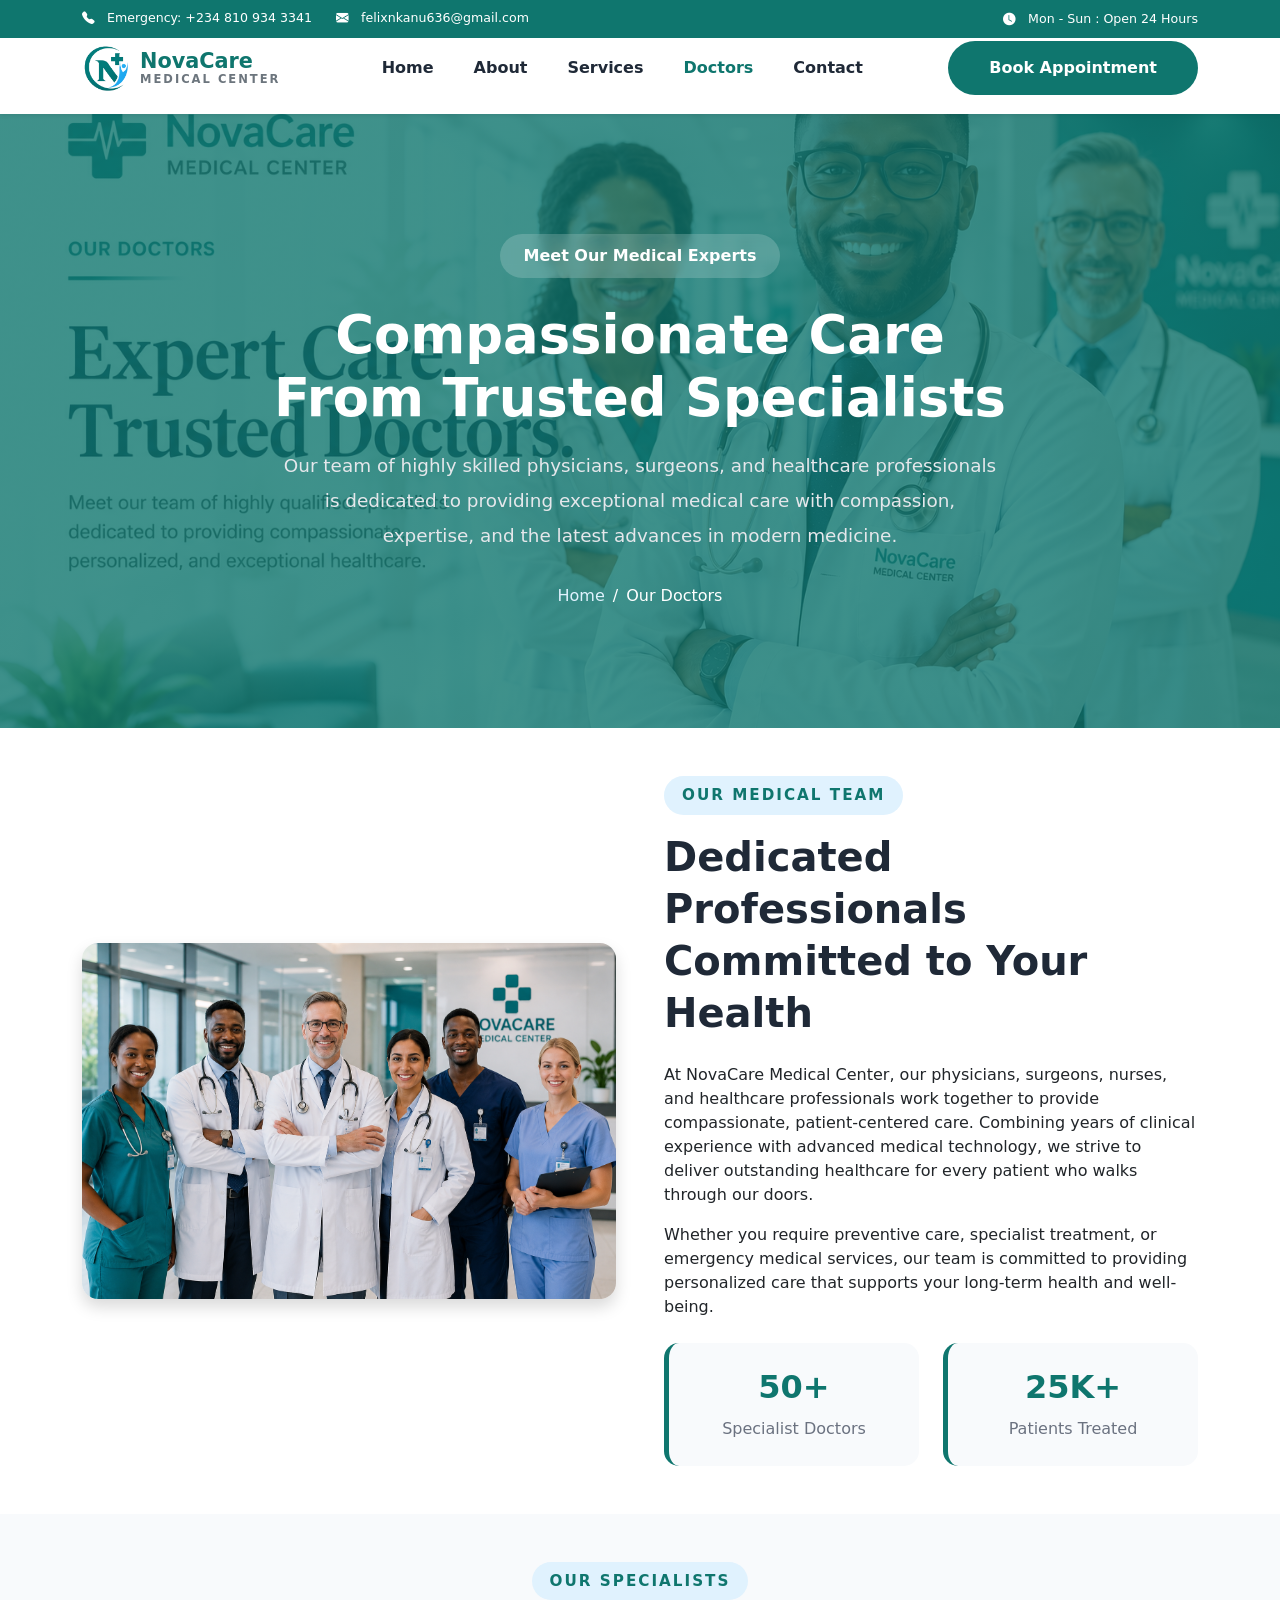
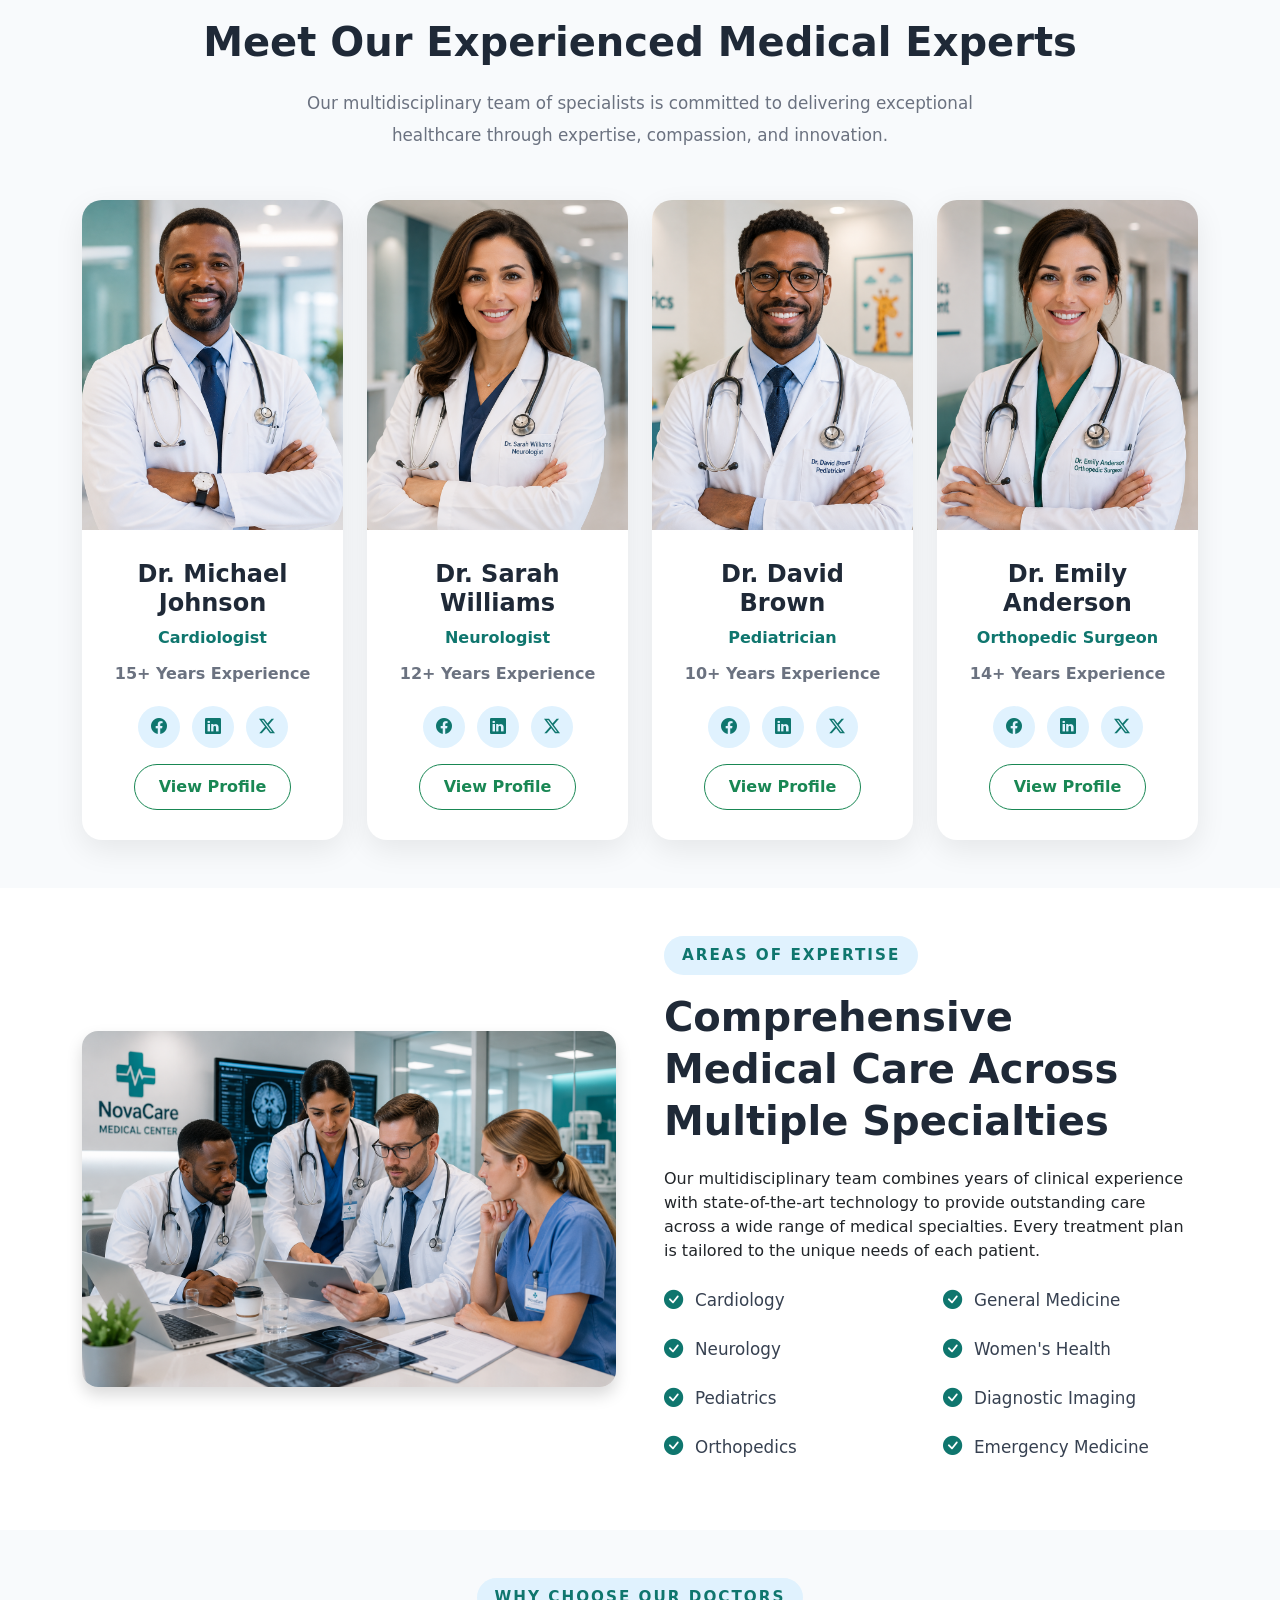
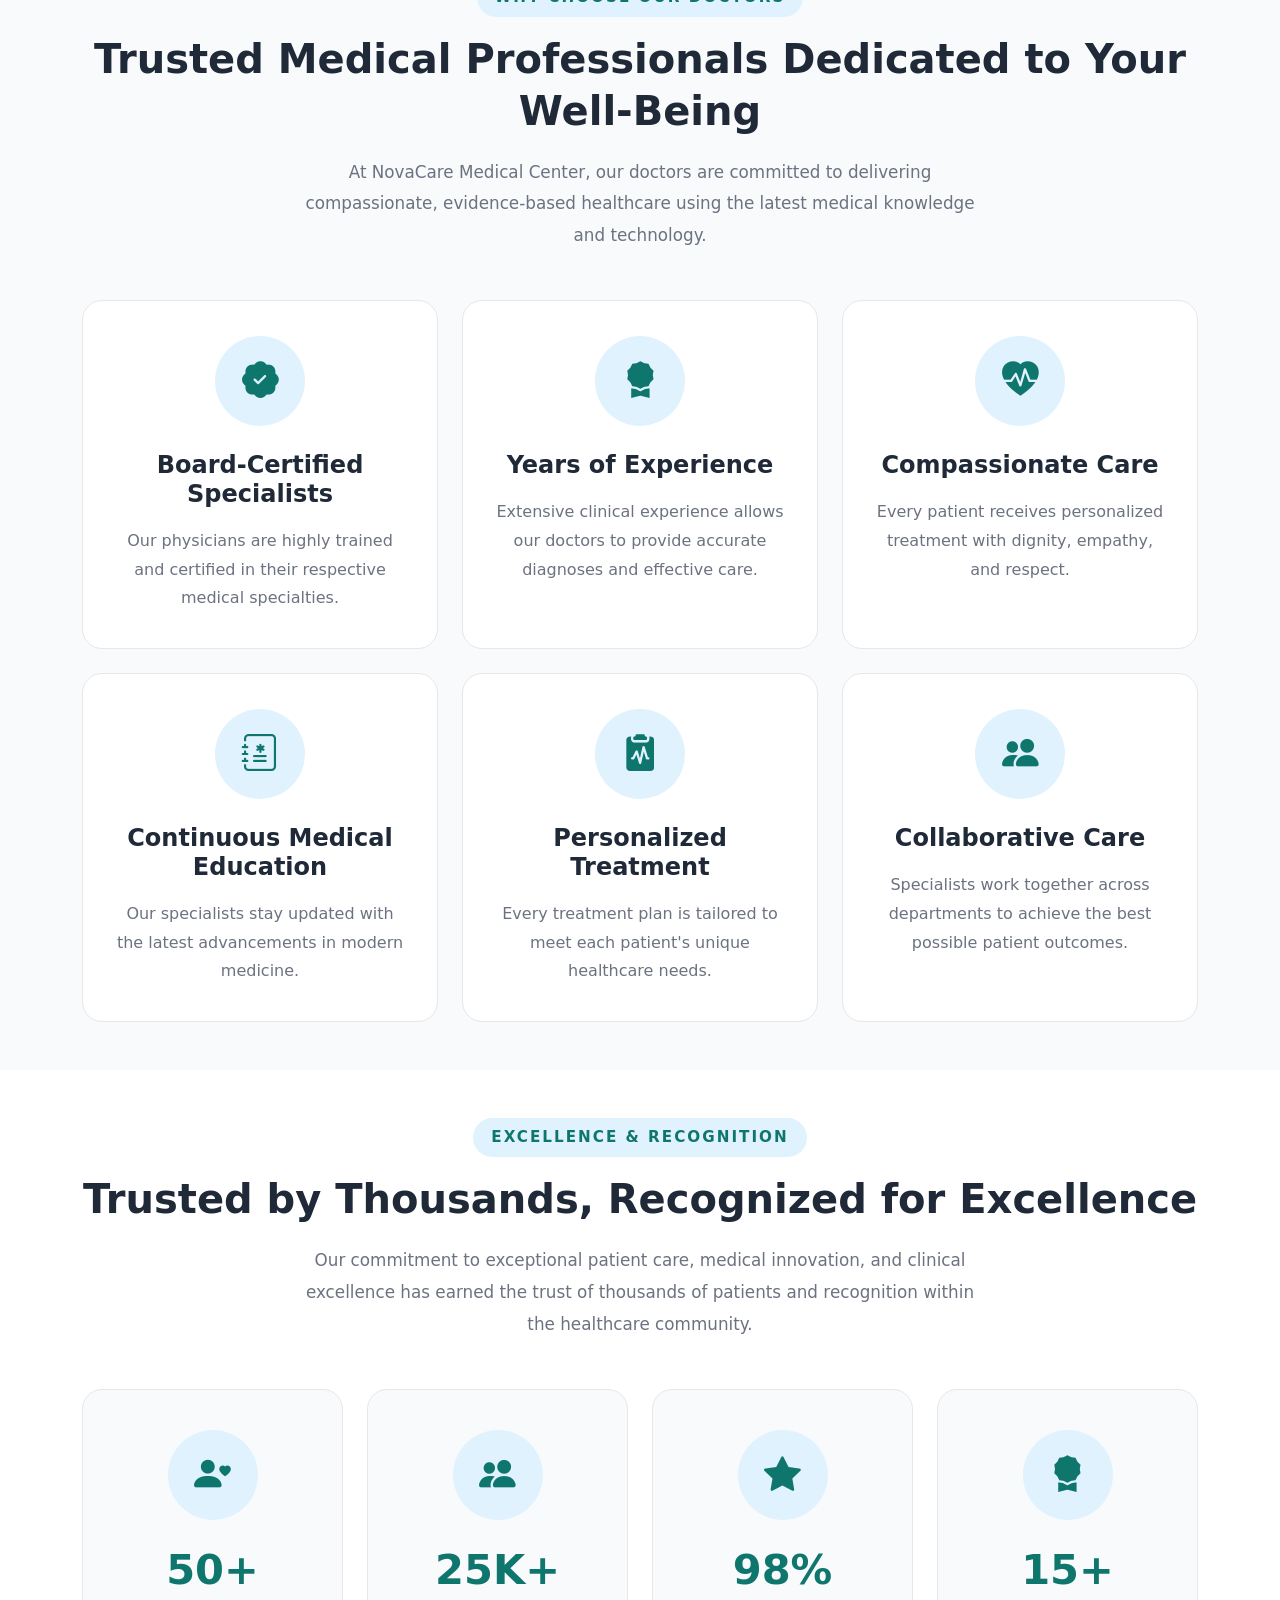
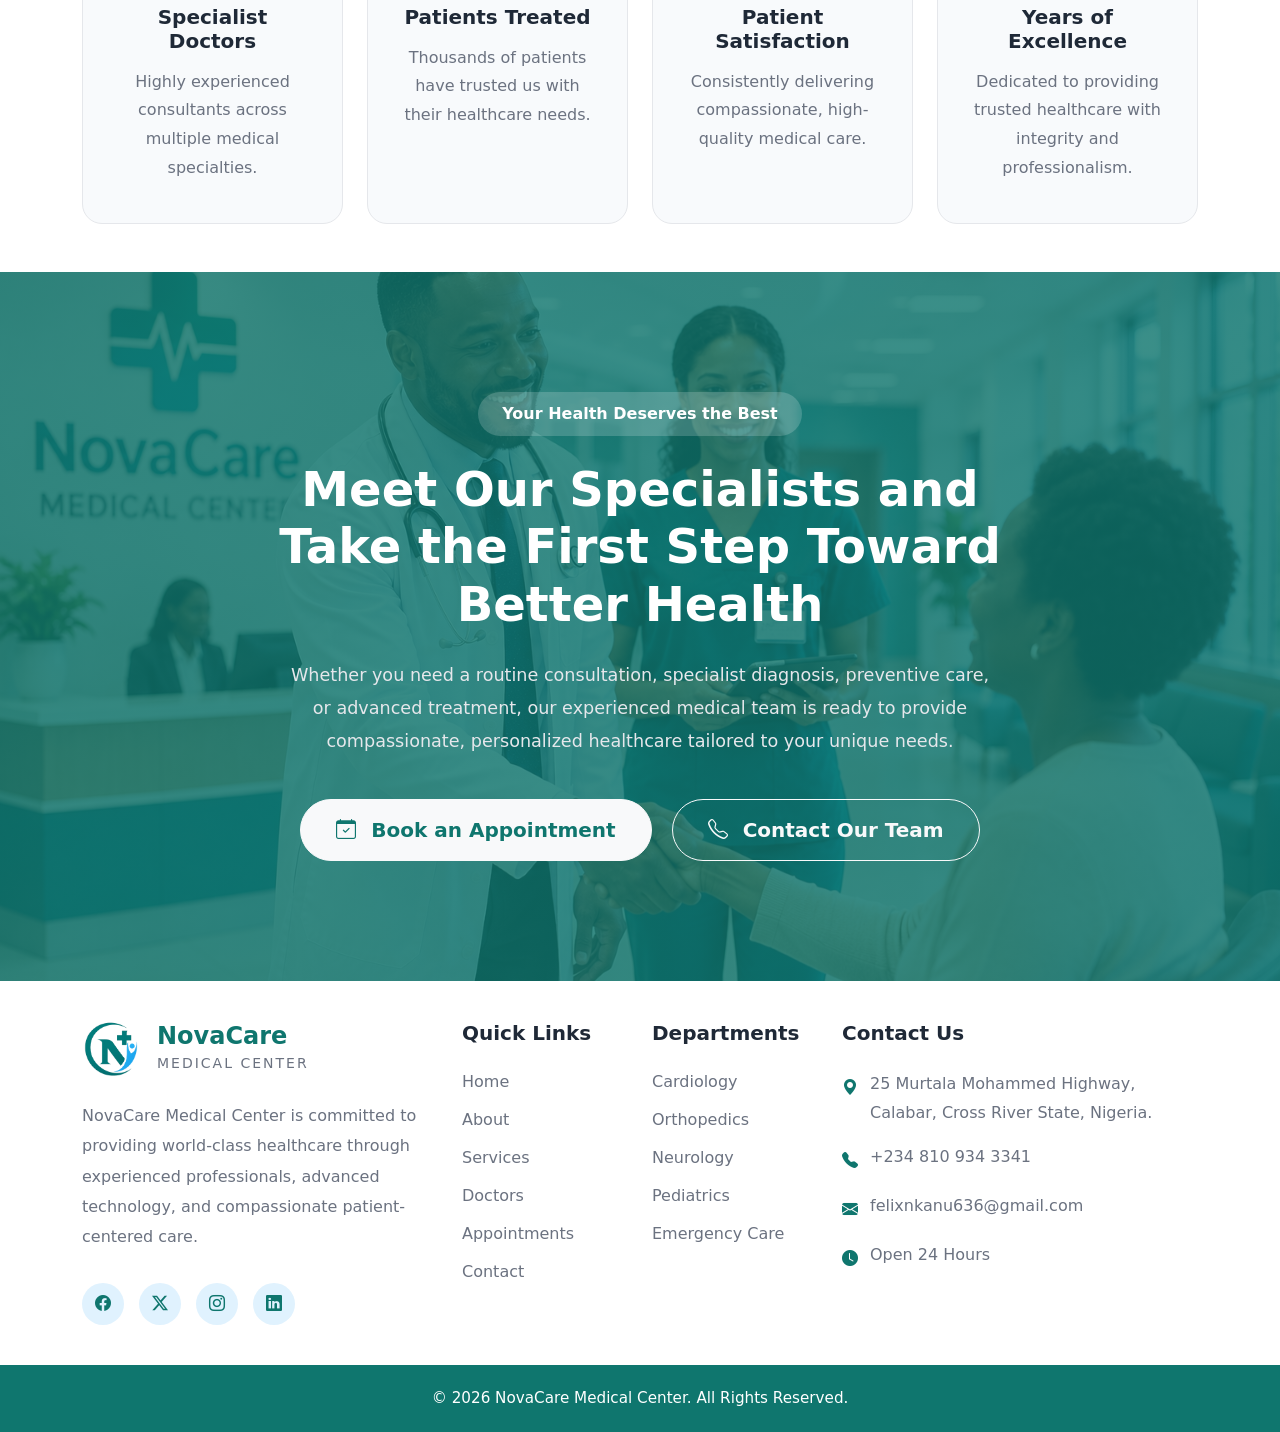
<file: doctors.html>
<!DOCTYPE html>
<html lang="en">
<head>
    <meta charset="UTF-8">
    <meta name="viewport" content="width=device-width, initial-scale=1.0">
    <title>NovaCare Medical Center | Compassionate Healthcare You Can Trust</title>
    <link href="https://cdn.jsdelivr.net/npm/bootstrap@5.3.8/dist/css/bootstrap.min.css" rel="stylesheet" integrity="sha384-sRIl4kxILFvY47J16cr9ZwB07vP4J8+LH7qKQnuqkuIAvNWLzeN8tE5YBujZqJLB" crossorigin="anonymous">
    <link rel="stylesheet" href="https://cdn.jsdelivr.net/npm/bootstrap-icons@1.11.3/font/bootstrap-icons.min.css">
    <link rel="preconnect" href="https://fonts.googleapis.com">
    <link rel="preconnect" href="https://fonts.gstatic.com" crossorigin>
    <link rel="stylesheet"
    href="https://cdnjs.cloudflare.com/ajax/libs/font-awesome/6.7.2/css/all.min.css">

<link href="https://fonts.googleapis.com/css2?family=Playfair+Display:wght@500;600;700&family=Poppins:wght@300;400;500;600&display=swap" rel="stylesheet">
    <link rel="stylesheet" href="style.css">
    <link rel="icon" type="image/png" href="images/favicon.png">
     
</head>
<body>
    <!-- =========================
     TOP BAR
========================== -->
<div class="top-bar py-2 d-none d-lg-block fixed-top">
    <div class="container">
        <div class="row align-items-center">

            <div class="col-lg-6">
                <div class="d-flex gap-4">

                    <small>
                        <i class="bi bi-telephone-fill me-2"></i>
                        Emergency: +234 810 934 3341
                    </small>

                    <small>
                        <i class="bi bi-envelope-fill me-2"></i>
                        felixnkanu636@gmail.com
                    </small>

                </div>
            </div>

            <div class="col-lg-6 text-end">

                <small>
                    <i class="bi bi-clock-fill me-2"></i>
                    Mon - Sun : Open 24 Hours
                </small>

            </div>

        </div>
    </div>
</div>


<!-- =========================
        NAVBAR
========================== -->

<nav class="navbar navbar-expand-lg navbar-light bg-white shadow-sm ">

    <div class="container">

        <!-- Logo -->

        <a class="navbar-brand fw-bold d-flex align-items-center" href="index.html">

            <img src="images/logo.png"
                 alt="NovaCare Logo"
                 width="50"
                 class="me-2">

            <span class="logo-text">
                NovaCare
                <small class="d-block">Medical Center</small>
            </span>

        </a>


        <!-- Mobile Toggle -->

        <button
            class="navbar-toggler"
            type="button"
            data-bs-toggle="collapse"
            data-bs-target="#navbar">

            <span class="navbar-toggler-icon"></span>

        </button>


        <div class="collapse navbar-collapse" id="navbar">

            <ul class="navbar-nav mx-auto">

                <li class="nav-item">
                    <a class="nav-link " href="index.html">Home</a>
                </li>

                <li class="nav-item">
                    <a class="nav-link " href="about.html">About</a>
                </li>

                <li class="nav-item">
                    <a class="nav-link" href="services.html">Services</a>
                </li>


                <li class="nav-item">
                    <a class="nav-link active" href="doctors.html">Doctors</a>
                </li>


                <li class="nav-item">
                    <a class="nav-link" href="contact.html">Contact</a>
                </li>

            </ul>


            <a href="appointments.html"
               class="btn appointment-btn">

                Book Appointment

            </a>

        </div>

    </div>

</nav>
<!--====================================
        DOCTORS HERO SECTION
=====================================-->

<section class="doctors-hero">

    <div class="hero-overlay">

        <div class="container">

            <div class="row justify-content-center">

                <div class="col-lg-8 text-center">

                    <span class="hero-badge">

                        Meet Our Medical Experts

                    </span>

                    <h1>

                        Compassionate Care From Trusted Specialists

                    </h1>

                    <p>

                        Our team of highly skilled physicians, surgeons,
                        and healthcare professionals is dedicated to
                        providing exceptional medical care with
                        compassion, expertise, and the latest advances
                        in modern medicine.

                    </p>

                    <nav aria-label="breadcrumb">

                        <ol class="breadcrumb justify-content-center">

                            <li class="breadcrumb-item">

                                <a href="index.html">

                                    Home

                                </a>

                            </li>

                            <li class="breadcrumb-item active">

                                Our Doctors

                            </li>

                        </ol>

                    </nav>

                </div>

            </div>

        </div>

    </div>

</section>
<!--====================================
        OUR MEDICAL TEAM
=====================================-->

<section class="doctors-intro py-5">

    <div class="container">

        <div class="row align-items-center g-5">

            <!-- Image -->

            <div class="col-lg-6">

                <img src="images/doctors-intro.png"
                     class="img-fluid rounded-4 shadow"
                     alt="NovaCare Medical Team">

            </div>

            <!-- Content -->

            <div class="col-lg-6">

                <span class="section-subtitle">

                    Our Medical Team

                </span>

                <h2 class="section-title mt-3">

                    Dedicated Professionals Committed to Your Health

                </h2>

                <p class="mt-4">

                    At NovaCare Medical Center, our physicians,
                    surgeons, nurses, and healthcare professionals
                    work together to provide compassionate,
                    patient-centered care. Combining years of clinical
                    experience with advanced medical technology, we
                    strive to deliver outstanding healthcare for every
                    patient who walks through our doors.

                </p>

                <p>

                    Whether you require preventive care, specialist
                    treatment, or emergency medical services, our team
                    is committed to providing personalized care that
                    supports your long-term health and well-being.

                </p>

                <div class="row mt-4">

                    <div class="col-6">

                        <div class="doctor-stat">

                            <h3>50+</h3>

                            <p>Specialist Doctors</p>

                        </div>

                    </div>

                    <div class="col-6">

                        <div class="doctor-stat">

                            <h3>25K+</h3>

                            <p>Patients Treated</p>

                        </div>

                    </div>

                </div>

            </div>

        </div>

    </div>

</section>
<!--====================================
        OUR SPECIALIST DOCTORS
=====================================-->

<section class="specialist-doctors py-5">

    <div class="container">

        <div class="text-center mb-5">

            <span class="section-subtitle">
                Our Specialists
            </span>

            <h2 class="section-title mt-3">
                Meet Our Experienced Medical Experts
            </h2>

            <p class="section-text mx-auto">

                Our multidisciplinary team of specialists is committed
                to delivering exceptional healthcare through expertise,
                compassion, and innovation.

            </p>

        </div>

        <div class="row g-4">

            <!-- Doctor 1 -->

            <div class="col-lg-3 col-md-6">

                <div class="doctor-card">

                    <img src="images/doc-1.png"
                         class="img-fluid"
                         alt="Cardiologist">

                    <div class="doctor-content">

                        <h4>Dr. Michael Johnson</h4>

                        <span>Cardiologist</span>

                        <p>15+ Years Experience</p>

                        <div class="doctor-social">

                            <a href="#"><i class="bi bi-facebook"></i></a>

                            <a href="#"><i class="bi bi-linkedin"></i></a>

                            <a href="#"><i class="bi bi-twitter-x"></i></a>

                        </div>

                        <a href="#" class="btn btn-outline-success mt-3">

                            View Profile

                        </a>

                    </div>

                </div>

            </div>



            <!-- Doctor 2 -->

            <div class="col-lg-3 col-md-6">

                <div class="doctor-card">

                    <img src="images/doc-2.png"
                         class="img-fluid"
                         alt="Neurologist">

                    <div class="doctor-content">

                        <h4>Dr. Sarah Williams</h4>

                        <span>Neurologist</span>

                        <p>12+ Years Experience</p>

                        <div class="doctor-social">

                            <a href="#"><i class="bi bi-facebook"></i></a>

                            <a href="#"><i class="bi bi-linkedin"></i></a>

                            <a href="#"><i class="bi bi-twitter-x"></i></a>

                        </div>

                        <a href="#" class="btn btn-outline-success mt-3">

                            View Profile

                        </a>

                    </div>

                </div>

            </div>



            <!-- Doctor 3 -->

            <div class="col-lg-3 col-md-6">

                <div class="doctor-card">

                    <img src="images/doc-3.png"
                         class="img-fluid"
                         alt="Pediatrician">

                    <div class="doctor-content">

                        <h4>Dr. David Brown</h4>

                        <span>Pediatrician</span>

                        <p>10+ Years Experience</p>

                        <div class="doctor-social">

                            <a href="#"><i class="bi bi-facebook"></i></a>

                            <a href="#"><i class="bi bi-linkedin"></i></a>

                            <a href="#"><i class="bi bi-twitter-x"></i></a>

                        </div>

                        <a href="#" class="btn btn-outline-success mt-3">

                            View Profile

                        </a>

                    </div>

                </div>

            </div>



            <!-- Doctor 4 -->

            <div class="col-lg-3 col-md-6">

                <div class="doctor-card">

                    <img src="images/doc-4.png"
                         class="img-fluid"
                         alt="Orthopedic Surgeon">

                    <div class="doctor-content">

                        <h4>Dr. Emily Anderson</h4>

                        <span>Orthopedic Surgeon</span>

                        <p>14+ Years Experience</p>

                        <div class="doctor-social">

                            <a href="#"><i class="bi bi-facebook"></i></a>

                            <a href="#"><i class="bi bi-linkedin"></i></a>

                            <a href="#"><i class="bi bi-twitter-x"></i></a>

                        </div>

                        <a href="#" class="btn btn-outline-success mt-3">

                            View Profile

                        </a>

                    </div>

                </div>

            </div>

        </div>

    </div>

</section>
<!--====================================
        AREAS OF MEDICAL EXPERTISE
=====================================-->

<section class="expertise-section py-5">

    <div class="container">

        <div class="row align-items-center g-5">

            <!-- Image -->

            <div class="col-lg-6">

                <img src="images/medical-expertise.png"
                     class="img-fluid rounded-4 shadow"
                     alt="Medical Expertise">

            </div>


            <!-- Content -->

            <div class="col-lg-6">

                <span class="section-subtitle">

                    Areas of Expertise

                </span>

                <h2 class="section-title mt-3">

                    Comprehensive Medical Care Across Multiple Specialties

                </h2>

                <p class="mb-4">

                    Our multidisciplinary team combines years of clinical
                    experience with state-of-the-art technology to provide
                    outstanding care across a wide range of medical
                    specialties. Every treatment plan is tailored to the
                    unique needs of each patient.

                </p>


                <div class="row">

                    <div class="col-md-6">

                        <ul class="expertise-list">

                            <li>

                                <i class="bi bi-check-circle-fill"></i>

                                Cardiology

                            </li>

                            <li>

                                <i class="bi bi-check-circle-fill"></i>

                                Neurology

                            </li>

                            <li>

                                <i class="bi bi-check-circle-fill"></i>

                                Pediatrics

                            </li>

                            <li>

                                <i class="bi bi-check-circle-fill"></i>

                                Orthopedics

                            </li>

                        </ul>

                    </div>


                    <div class="col-md-6">

                        <ul class="expertise-list">

                            <li>

                                <i class="bi bi-check-circle-fill"></i>

                                General Medicine

                            </li>

                            <li>

                                <i class="bi bi-check-circle-fill"></i>

                                Women's Health

                            </li>

                            <li>

                                <i class="bi bi-check-circle-fill"></i>

                                Diagnostic Imaging

                            </li>

                            <li>

                                <i class="bi bi-check-circle-fill"></i>

                                Emergency Medicine

                            </li>

                        </ul>

                    </div>

                </div>

            </div>

        </div>

    </div>

</section>
<!--====================================
    WHY PATIENTS TRUST OUR DOCTORS
=====================================-->

<section class="doctor-trust py-5">

    <div class="container">

        <div class="text-center mb-5">

            <span class="section-subtitle">

                Why Choose Our Doctors

            </span>

            <h2 class="section-title mt-3">

                Trusted Medical Professionals Dedicated to Your Well-Being

            </h2>

            <p class="section-text mx-auto">

                At NovaCare Medical Center, our doctors are committed to
                delivering compassionate, evidence-based healthcare using
                the latest medical knowledge and technology.

            </p>

        </div>

        <div class="row g-4">

            <!-- Feature 1 -->

            <div class="col-lg-4 col-md-6">

                <div class="trust-card">

                    <div class="trust-icon">

                        <i class="bi bi-patch-check-fill"></i>

                    </div>

                    <h4>Board-Certified Specialists</h4>

                    <p>

                        Our physicians are highly trained and certified
                        in their respective medical specialties.

                    </p>

                </div>

            </div>

            <!-- Feature 2 -->

            <div class="col-lg-4 col-md-6">

                <div class="trust-card">

                    <div class="trust-icon">

                        <i class="bi bi-award-fill"></i>

                    </div>

                    <h4>Years of Experience</h4>

                    <p>

                        Extensive clinical experience allows our doctors
                        to provide accurate diagnoses and effective care.

                    </p>

                </div>

            </div>

            <!-- Feature 3 -->

            <div class="col-lg-4 col-md-6">

                <div class="trust-card">

                    <div class="trust-icon">

                        <i class="bi bi-heart-pulse-fill"></i>

                    </div>

                    <h4>Compassionate Care</h4>

                    <p>

                        Every patient receives personalized treatment
                        with dignity, empathy, and respect.

                    </p>

                </div>

            </div>

            <!-- Feature 4 -->

            <div class="col-lg-4 col-md-6">

                <div class="trust-card">

                    <div class="trust-icon">

                        <i class="bi bi-journal-medical"></i>

                    </div>

                    <h4>Continuous Medical Education</h4>

                    <p>

                        Our specialists stay updated with the latest
                        advancements in modern medicine.

                    </p>

                </div>

            </div>

            <!-- Feature 5 -->

            <div class="col-lg-4 col-md-6">

                <div class="trust-card">

                    <div class="trust-icon">

                        <i class="bi bi-clipboard2-pulse-fill"></i>

                    </div>

                    <h4>Personalized Treatment</h4>

                    <p>

                        Every treatment plan is tailored to meet each
                        patient's unique healthcare needs.

                    </p>

                </div>

            </div>

            <!-- Feature 6 -->

            <div class="col-lg-4 col-md-6">

                <div class="trust-card">

                    <div class="trust-icon">

                        <i class="bi bi-people-fill"></i>

                    </div>

                    <h4>Collaborative Care</h4>

                    <p>

                        Specialists work together across departments to
                        achieve the best possible patient outcomes.

                    </p>

                </div>

            </div>

        </div>

    </div>

</section>
<!--====================================
    AWARDS & PROFESSIONAL RECOGNITION
=====================================-->

<section class="recognition-section py-5">

    <div class="container">

        <div class="text-center mb-5">

            <span class="section-subtitle">

                Excellence & Recognition

            </span>

            <h2 class="section-title mt-3">

                Trusted by Thousands, Recognized for Excellence

            </h2>

            <p class="section-text mx-auto">

                Our commitment to exceptional patient care, medical
                innovation, and clinical excellence has earned the
                trust of thousands of patients and recognition within
                the healthcare community.

            </p>

        </div>


        <div class="row g-4">

            <!-- Card 1 -->

            <div class="col-lg-3 col-md-6">

                <div class="recognition-card">

                    <div class="recognition-icon">

                        <i class="bi bi-person-heart"></i>

                    </div>

                    <h2>50+</h2>

                    <h5>Specialist Doctors</h5>

                    <p>

                        Highly experienced consultants across
                        multiple medical specialties.

                    </p>

                </div>

            </div>


            <!-- Card 2 -->

            <div class="col-lg-3 col-md-6">

                <div class="recognition-card">

                    <div class="recognition-icon">

                        <i class="bi bi-people-fill"></i>

                    </div>

                    <h2>25K+</h2>

                    <h5>Patients Treated</h5>

                    <p>

                        Thousands of patients have trusted us
                        with their healthcare needs.

                    </p>

                </div>

            </div>


            <!-- Card 3 -->

            <div class="col-lg-3 col-md-6">

                <div class="recognition-card">

                    <div class="recognition-icon">

                        <i class="bi bi-star-fill"></i>

                    </div>

                    <h2>98%</h2>

                    <h5>Patient Satisfaction</h5>

                    <p>

                        Consistently delivering compassionate,
                        high-quality medical care.

                    </p>

                </div>

            </div>


            <!-- Card 4 -->

            <div class="col-lg-3 col-md-6">

                <div class="recognition-card">

                    <div class="recognition-icon">

                        <i class="bi bi-award-fill"></i>

                    </div>

                    <h2>15+</h2>

                    <h5>Years of Excellence</h5>

                    <p>

                        Dedicated to providing trusted healthcare
                        with integrity and professionalism.

                    </p>

                </div>

            </div>

        </div>

    </div>

</section>
<!--====================================
        DOCTORS CTA
=====================================-->

<section class="doctors-cta">

    <div class="doctors-cta-overlay">

        <div class="container">

            <div class="row justify-content-center">

                <div class="col-lg-8 text-center">

                    <span class="cta-badge">

                        Your Health Deserves the Best

                    </span>

                    <h2>

                        Meet Our Specialists and Take the First Step Toward Better Health

                    </h2>

                    <p>

                        Whether you need a routine consultation,
                        specialist diagnosis, preventive care, or
                        advanced treatment, our experienced medical
                        team is ready to provide compassionate,
                        personalized healthcare tailored to your
                        unique needs.

                    </p>

                    <div class="cta-buttons">

                        <a href="appointments.html"
                           class="btn btn-light btn-lg">

                            <i class="bi bi-calendar-check me-2"></i>

                            Book an Appointment

                        </a>

                        <a href="contact.html"
                           class="btn btn-outline-light btn-lg">

                            <i class="bi bi-telephone me-2"></i>

                            Contact Our Team

                        </a>

                    </div>

                </div>

            </div>

        </div>

    </div>

</section>
<!--=========================
            FOOTER
==========================-->

<footer>

    <!-- Upper Footer -->

    <div class="footer-top">

        <div class="container">

            <div class="row gy-5">

                <!-- Logo -->

                <div class="col-lg-4 col-md-6">

                    <a href="index.html" class="footer-logo">

                        <img src="images/logo.png"
                             alt="NovaCare Logo"
                             width="60">

                        <div>

                            <h4>NovaCare</h4>

                            <small>Medical Center</small>

                        </div>

                    </a>

                    <p class="footer-text">

                        NovaCare Medical Center is committed to
                        providing world-class healthcare through
                        experienced professionals, advanced technology,
                        and compassionate patient-centered care.

                    </p>

                    <div class="footer-social">

                        <a href="#"><i class="bi bi-facebook"></i></a>

                        <a href="#"><i class="bi bi-twitter-x"></i></a>

                        <a href="#"><i class="bi bi-instagram"></i></a>

                        <a href="#"><i class="bi bi-linkedin"></i></a>

                    </div>

                </div>



                <!-- Quick Links -->

                <div class="col-lg-2 col-md-6">

                    <h5>Quick Links</h5>

                    <ul>

                        <li><a href="index.html">Home</a></li>

                        <li><a href="about.html">About</a></li>

                        <li><a href="services.html">Services</a></li>

                        <li><a href="doctors.html">Doctors</a></li>

                        <li><a href="appointments.html">Appointments</a></li>

                        <li><a href="contact.html">Contact</a></li>

                    </ul>

                </div>



                <!-- Departments -->

                <div class="col-lg-2 col-md-6">

                    <h5>Departments</h5>

                    <ul>

                        <li><a href="#">Cardiology</a></li>

                        <li><a href="#">Orthopedics</a></li>

                        <li><a href="#">Neurology</a></li>

                        <li><a href="#">Pediatrics</a></li>

                        <li><a href="#">Emergency Care</a></li>

                    </ul>

                </div>



                <!-- Contact -->

                <div class="col-lg-4 col-md-6">

                    <h5>Contact Us</h5>

                    <div class="footer-contact">

                        <p>

                            <i class="bi bi-geo-alt-fill"></i>

                            25 Murtala Mohammed Highway,
                            Calabar,
                            Cross River State,
                            Nigeria.

                        </p>

                        <p>

                            <i class="bi bi-telephone-fill"></i>

                            +234 810 934 3341

                        </p>

                        <p>

                            <i class="bi bi-envelope-fill"></i>

                            felixnkanu636@gmail.com

                        </p>

                        <p>

                            <i class="bi bi-clock-fill"></i>

                            Open 24 Hours

                        </p>

                    </div>

                </div>

            </div>

        </div>

    </div>



    <!-- Copyright -->

    <div class="footer-bottom">

        <div class="container">

            <p>

                © 2026 NovaCare Medical Center. All Rights Reserved.

            </p>

        </div>

    </div>

</footer>

  <script src="https://cdn.jsdelivr.net/npm/bootstrap@5.3.8/dist/js/bootstrap.bundle.min.js" integrity="sha384-FKyoEForCGlyvwx9Hj09JcYn3nv7wiPVlz7YYwJrWVcXK/BmnVDxM+D2scQbITxI" crossorigin="anonymous"></script>
</body>
</html>
</file>
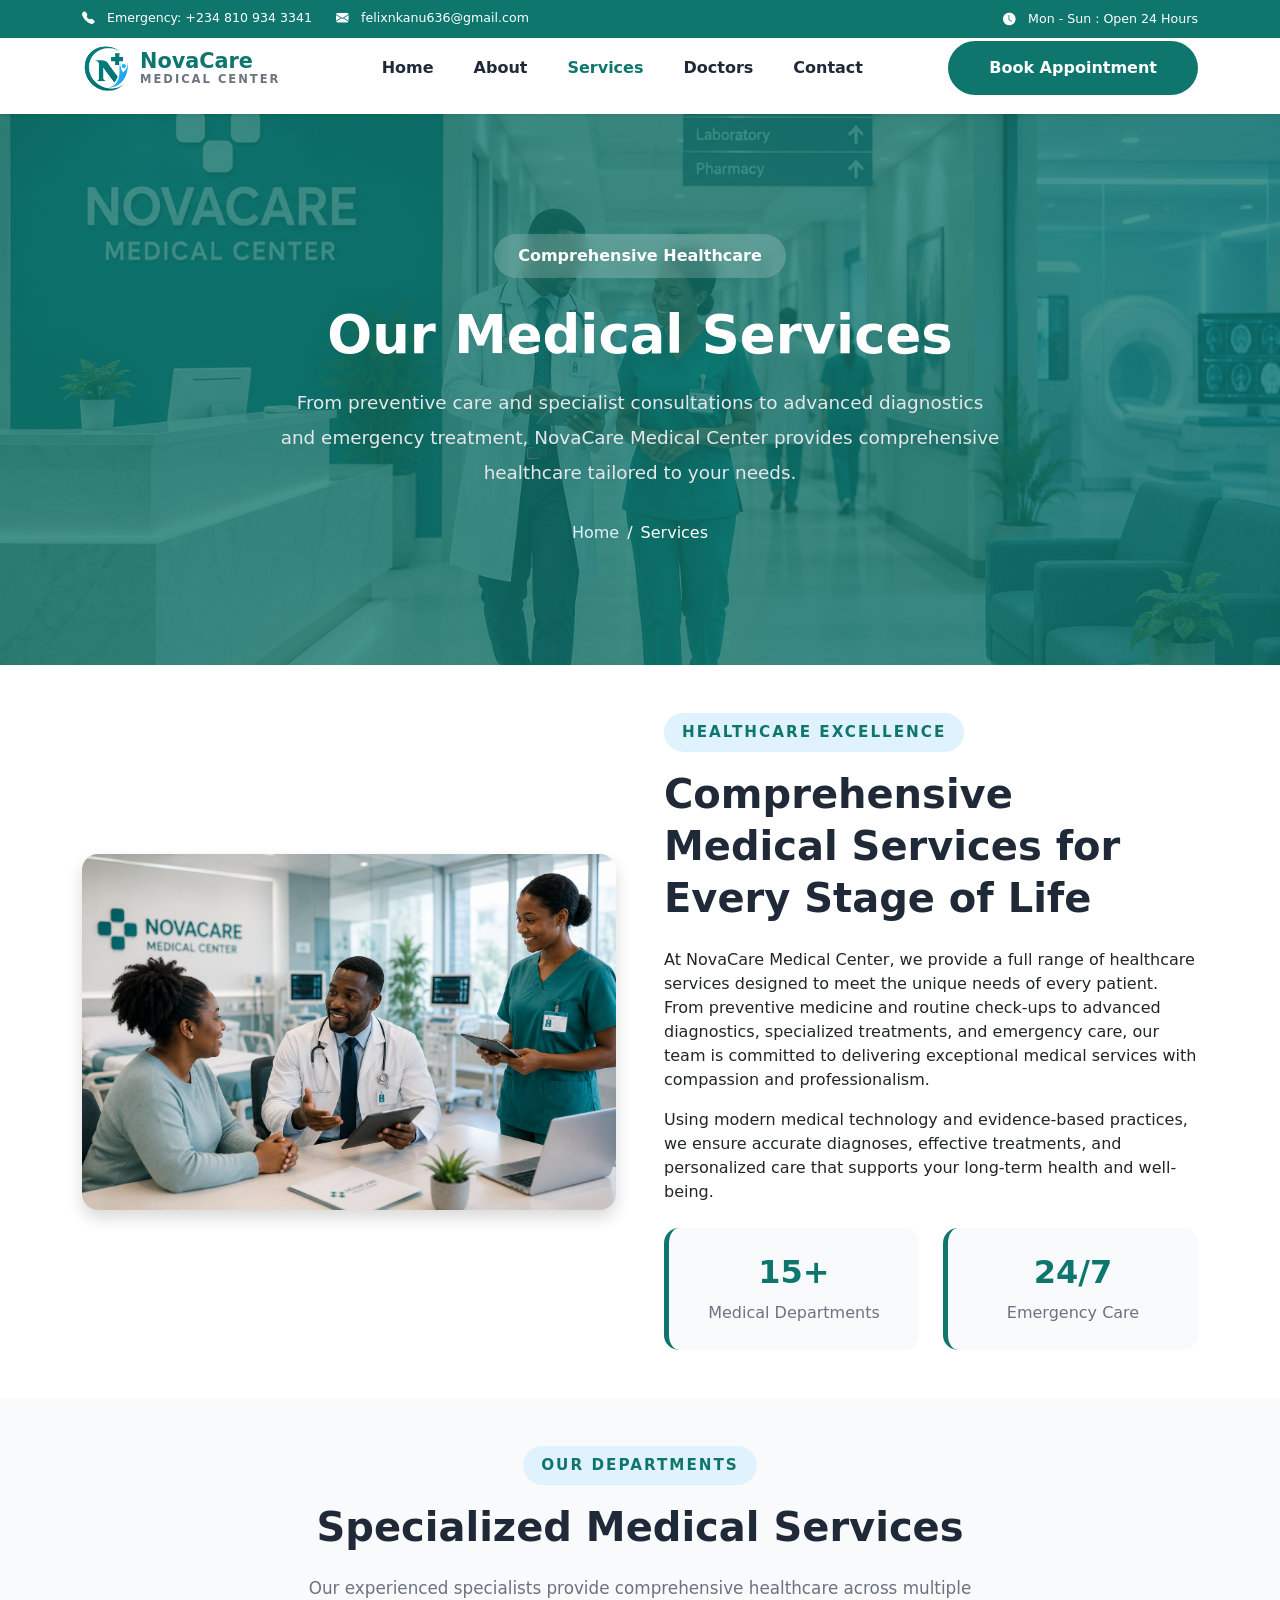
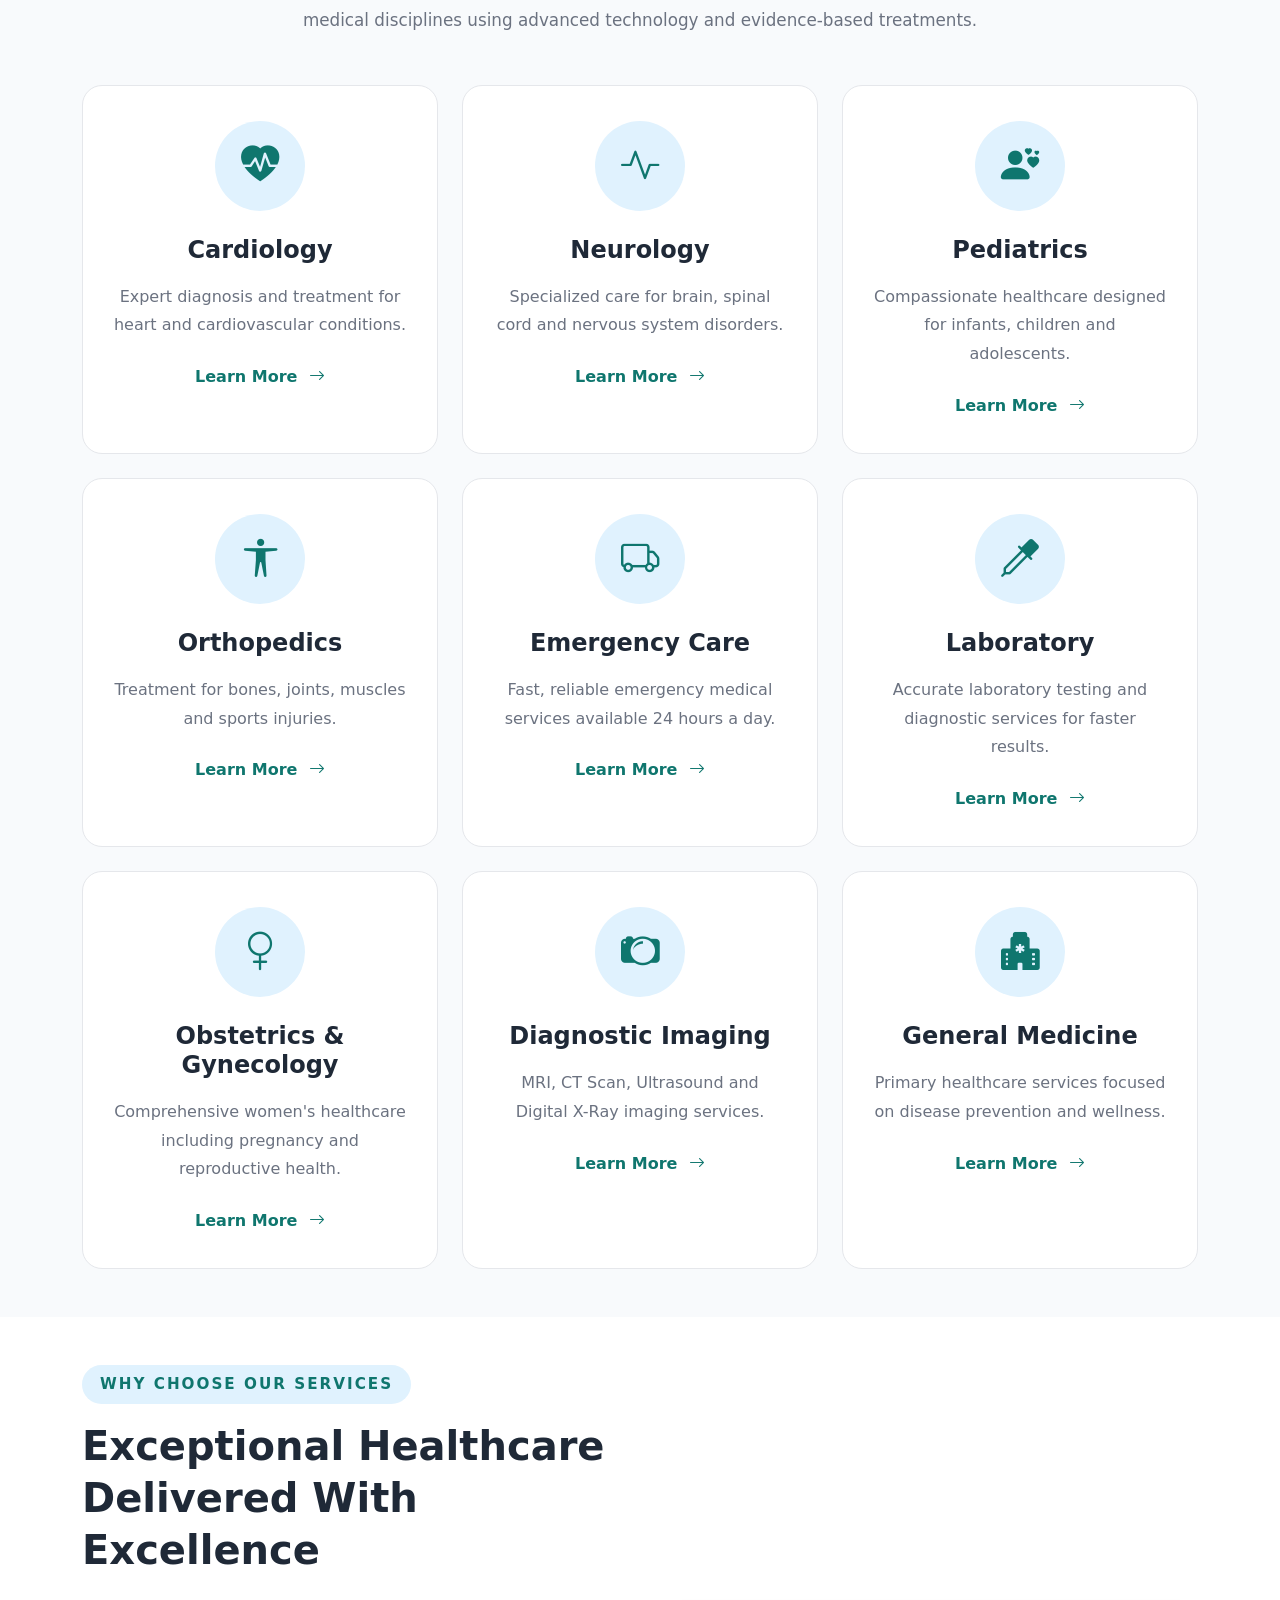
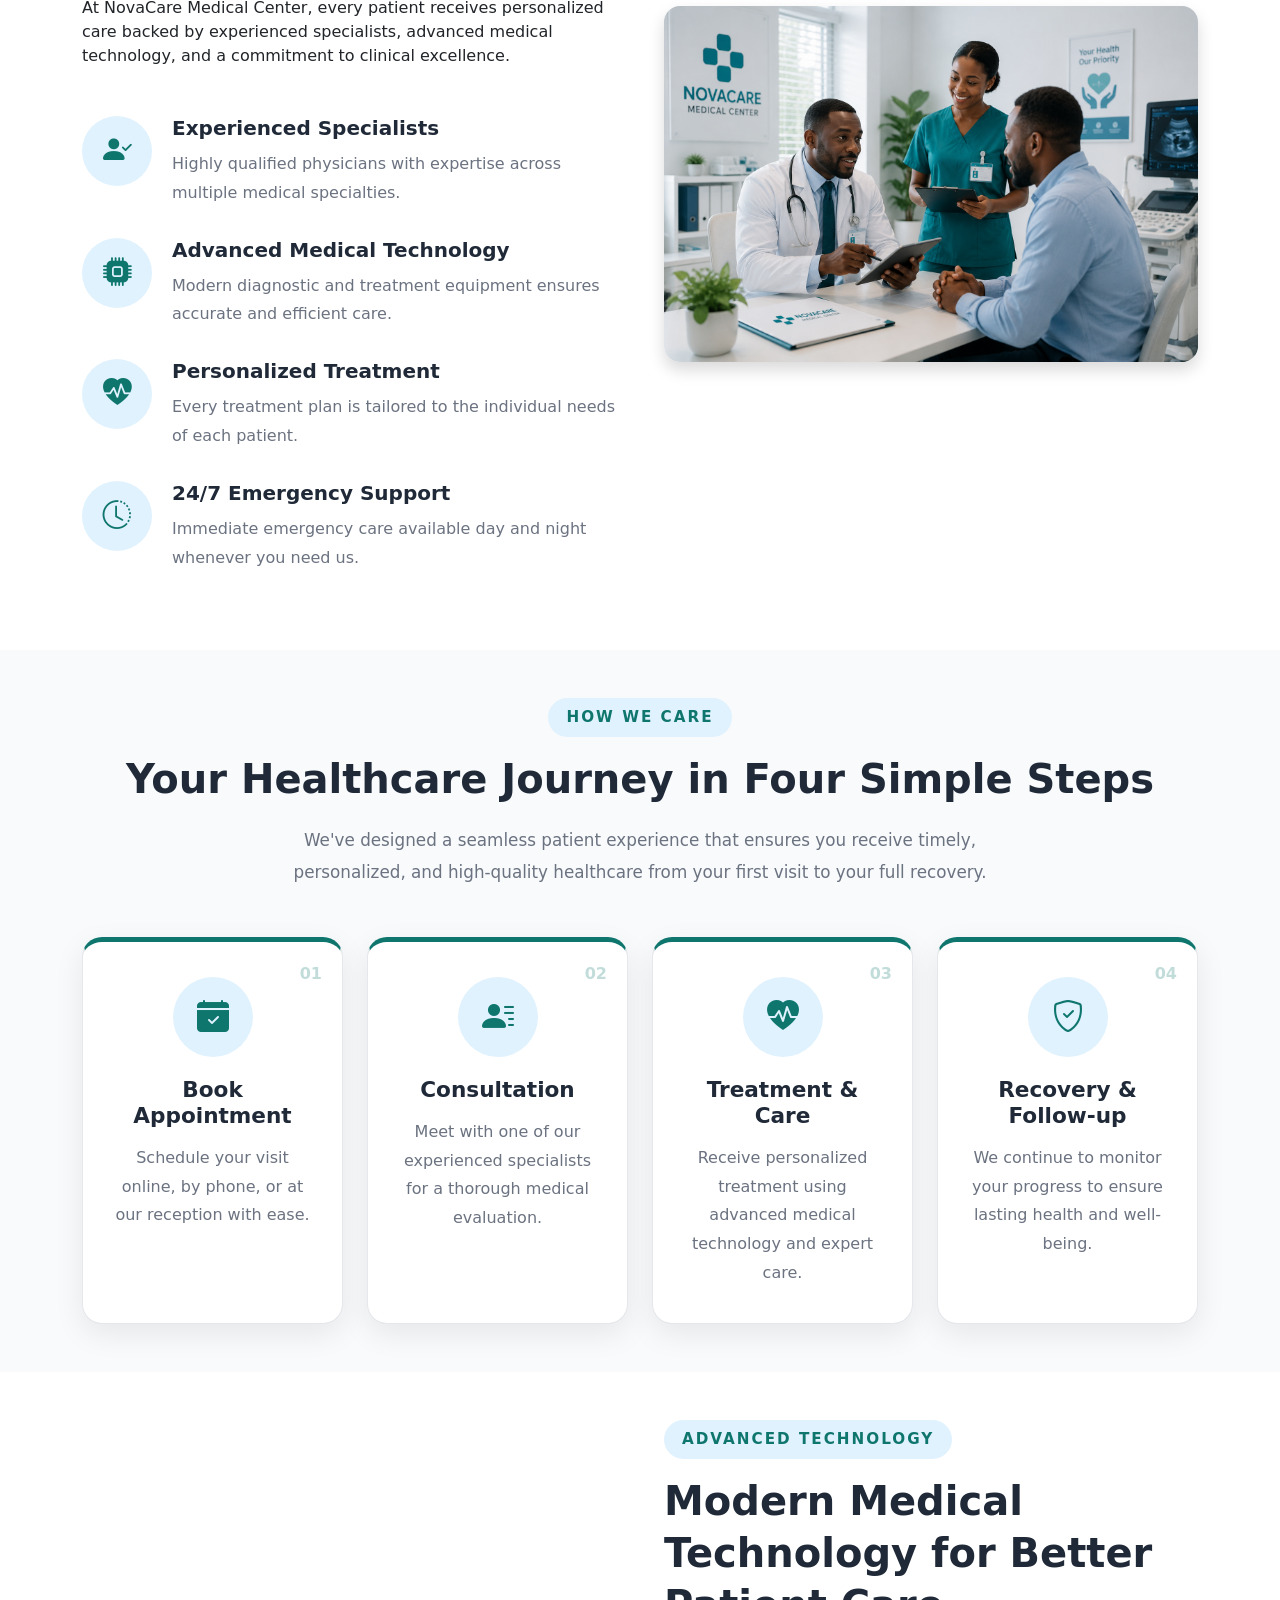
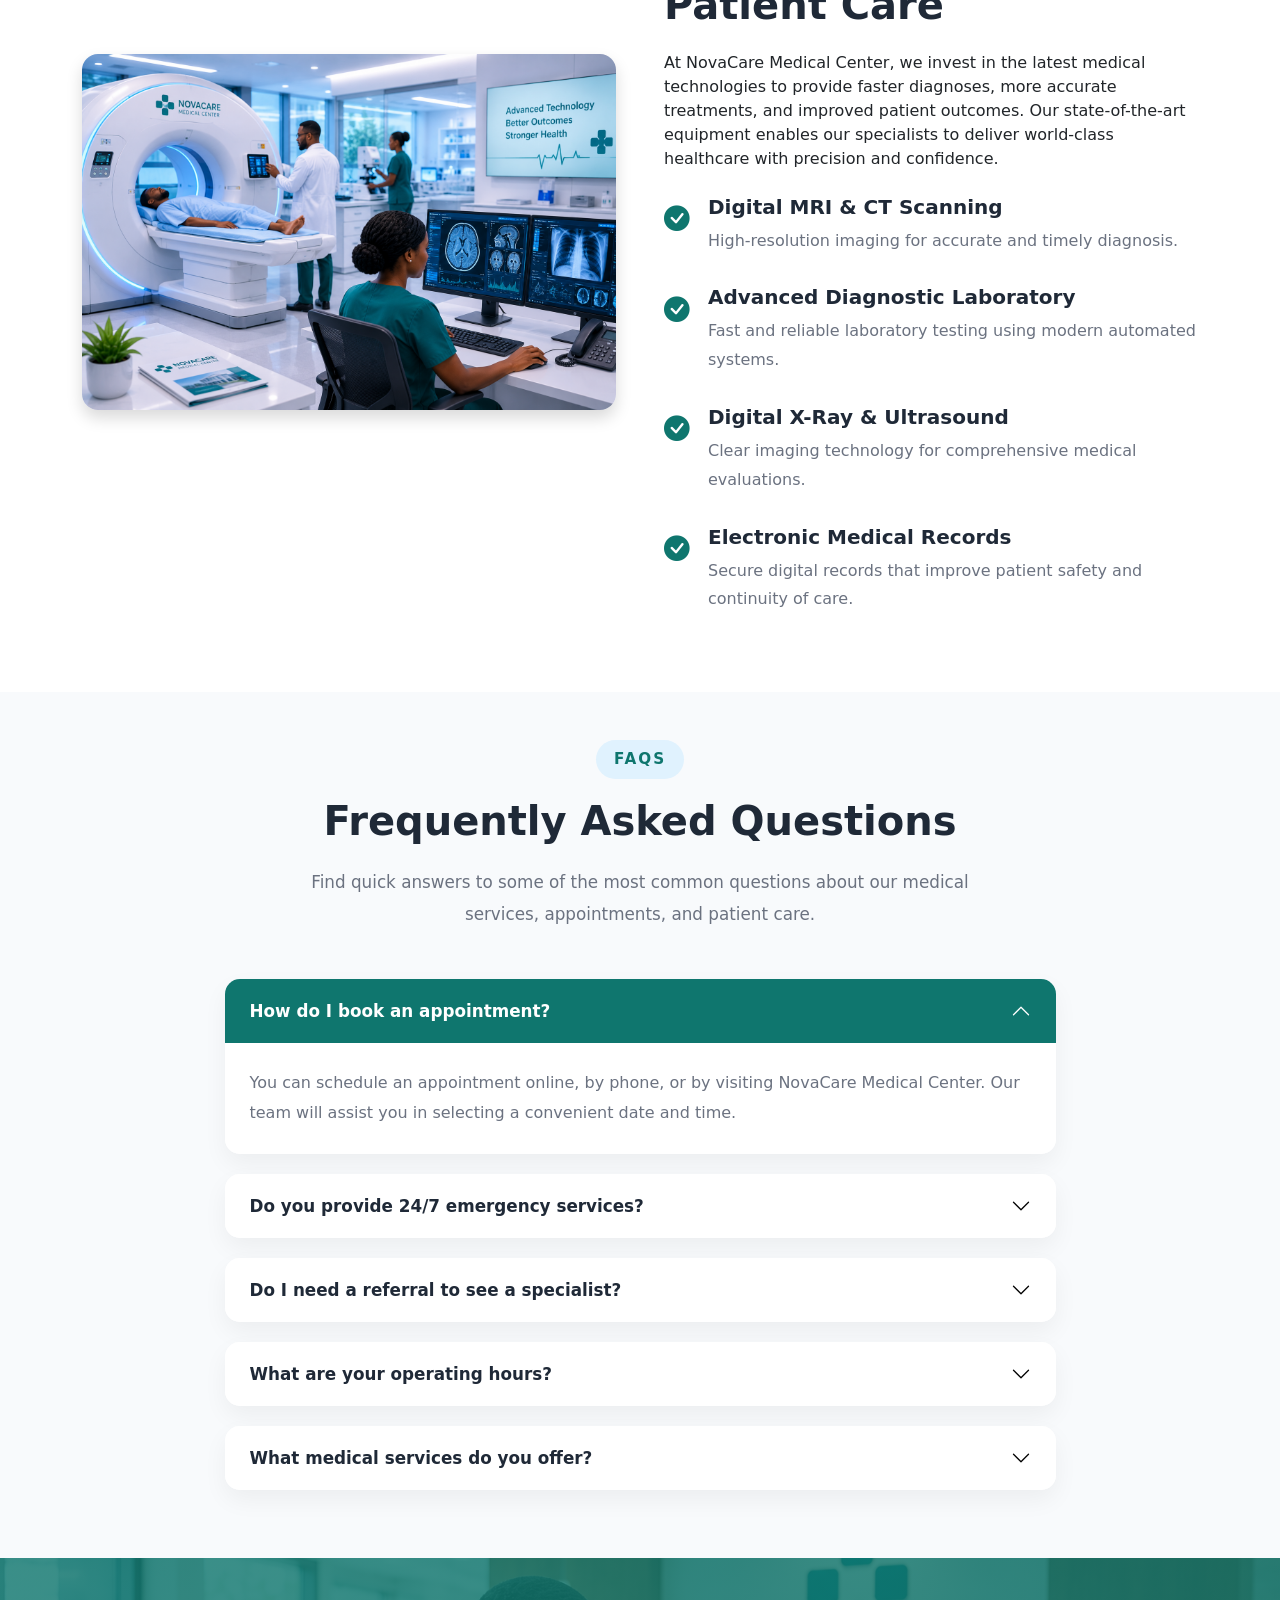
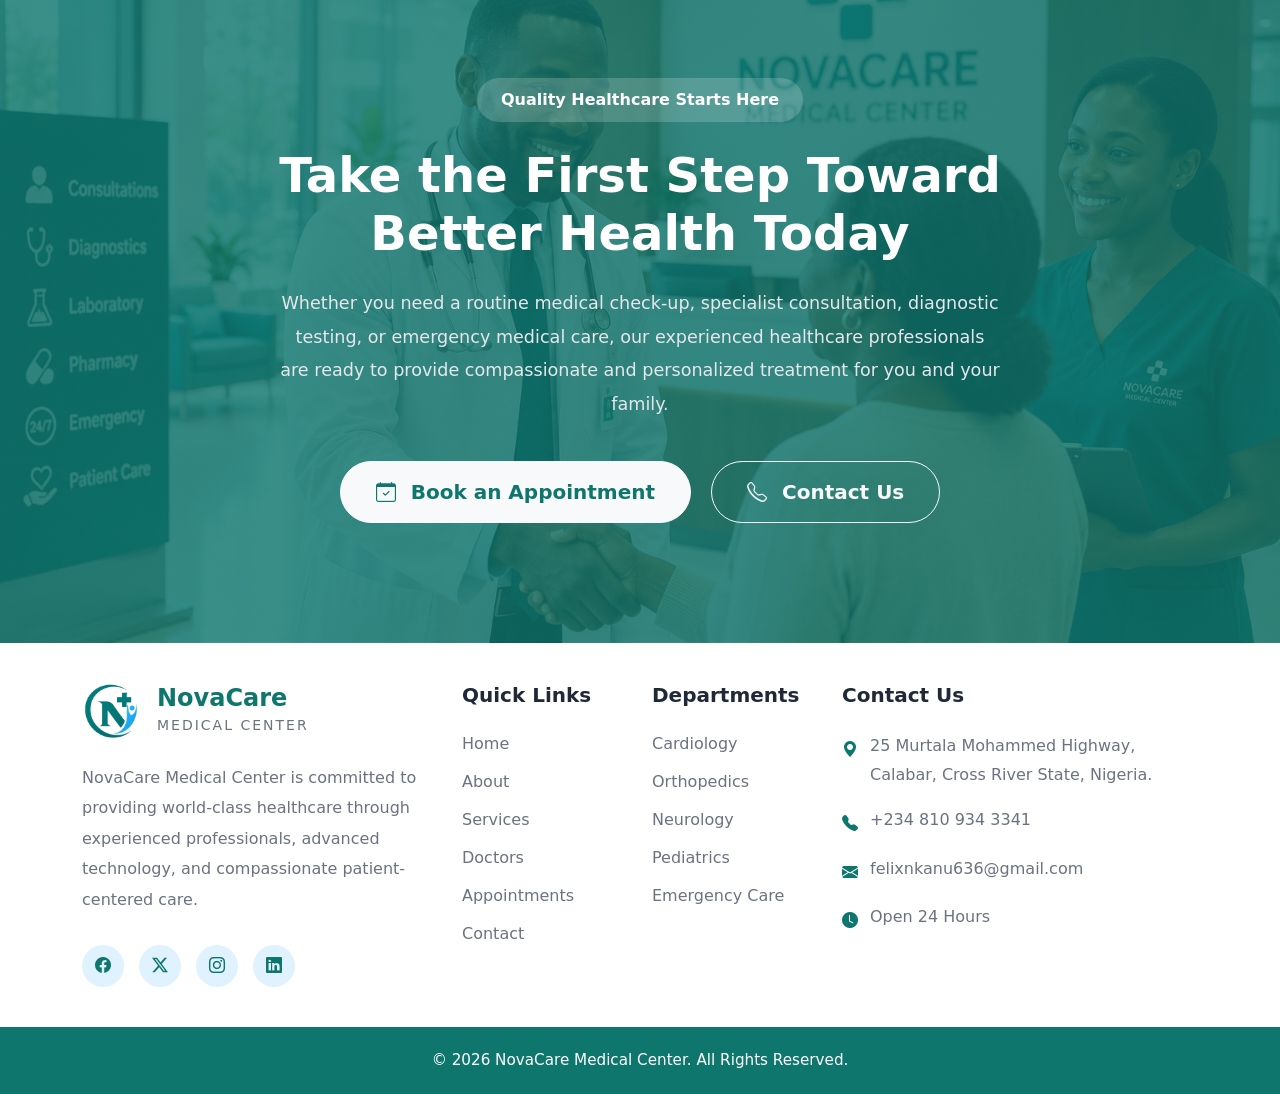
<file: services.html>
<!DOCTYPE html>
<html lang="en">
<head>
    <meta charset="UTF-8">
    <meta name="viewport" content="width=device-width, initial-scale=1.0">
    <title>NovaCare Medical Center | Compassionate Healthcare You Can Trust</title>
    <link href="https://cdn.jsdelivr.net/npm/bootstrap@5.3.8/dist/css/bootstrap.min.css" rel="stylesheet" integrity="sha384-sRIl4kxILFvY47J16cr9ZwB07vP4J8+LH7qKQnuqkuIAvNWLzeN8tE5YBujZqJLB" crossorigin="anonymous">
    <link rel="stylesheet" href="https://cdn.jsdelivr.net/npm/bootstrap-icons@1.11.3/font/bootstrap-icons.min.css">
    <link rel="preconnect" href="https://fonts.googleapis.com">
    <link rel="preconnect" href="https://fonts.gstatic.com" crossorigin>
    <link rel="stylesheet"
    href="https://cdnjs.cloudflare.com/ajax/libs/font-awesome/6.7.2/css/all.min.css">

<link href="https://fonts.googleapis.com/css2?family=Playfair+Display:wght@500;600;700&family=Poppins:wght@300;400;500;600&display=swap" rel="stylesheet">
    <link rel="stylesheet" href="style.css">
    <link rel="icon" type="image/png" href="images/favicon.png">
     
</head>
<body>
    <!-- =========================
     TOP BAR
========================== -->
<div class="top-bar py-2 d-none d-lg-block fixed-top">
    <div class="container">
        <div class="row align-items-center">

            <div class="col-lg-6">
                <div class="d-flex gap-4">

                    <small>
                        <i class="bi bi-telephone-fill me-2"></i>
                        Emergency: +234 810 934 3341
                    </small>

                    <small>
                        <i class="bi bi-envelope-fill me-2"></i>
                        felixnkanu636@gmail.com
                    </small>

                </div>
            </div>

            <div class="col-lg-6 text-end">

                <small>
                    <i class="bi bi-clock-fill me-2"></i>
                    Mon - Sun : Open 24 Hours
                </small>

            </div>

        </div>
    </div>
</div>


<!-- =========================
        NAVBAR
========================== -->

<nav class="navbar navbar-expand-lg navbar-light bg-white shadow-sm ">

    <div class="container">

        <!-- Logo -->

        <a class="navbar-brand fw-bold d-flex align-items-center" href="index.html">

            <img src="images/logo.png"
                 alt="NovaCare Logo"
                 width="50"
                 class="me-2">

            <span class="logo-text">
                NovaCare
                <small class="d-block">Medical Center</small>
            </span>

        </a>


        <!-- Mobile Toggle -->

        <button
            class="navbar-toggler"
            type="button"
            data-bs-toggle="collapse"
            data-bs-target="#navbar">

            <span class="navbar-toggler-icon"></span>

        </button>


        <div class="collapse navbar-collapse" id="navbar">

            <ul class="navbar-nav mx-auto">

                <li class="nav-item">
                    <a class="nav-link " href="index.html">Home</a>
                </li>

                <li class="nav-item">
                    <a class="nav-link" href="about.html">About</a>
                </li>

                <li class="nav-item">
                    <a class="nav-link active" href="services.html">Services</a>
                </li>


                <li class="nav-item">
                    <a class="nav-link" href="doctors.html">Doctors</a>
                </li>

                <li class="nav-item">
                    <a class="nav-link" href="contact.html">Contact</a>
                </li>

            </ul>


            <a href="appointments.html"
               class="btn appointment-btn">

                Book Appointment

            </a>

        </div>

    </div>

</nav>
<!--====================================
        SERVICES HERO SECTION
=====================================-->

<section class="services-hero">

    <div class="hero-overlay">

        <div class="container">

            <div class="row justify-content-center">

                <div class="col-lg-8 text-center">

                    <span class="hero-badge">

                        Comprehensive Healthcare

                    </span>

                    <h1>

                        Our Medical Services

                    </h1>

                    <p>

                        From preventive care and specialist consultations
                        to advanced diagnostics and emergency treatment,
                        NovaCare Medical Center provides comprehensive
                        healthcare tailored to your needs.

                    </p>

                    <nav aria-label="breadcrumb">

                        <ol class="breadcrumb justify-content-center">

                            <li class="breadcrumb-item">

                                <a href="index.html">

                                    Home

                                </a>

                            </li>

                            <li class="breadcrumb-item active">

                                Services

                            </li>

                        </ol>

                    </nav>

                </div>

            </div>

        </div>

    </div>

</section>
<!--====================================
        SERVICES INTRODUCTION
=====================================-->

<section class="services-intro py-5">

    <div class="container">

        <div class="row align-items-center g-5">

            <!-- Image -->

            <div class="col-lg-6">

                <img src="images/services-intro.png"
                     class="img-fluid rounded-4 shadow"
                     alt="NovaCare Medical Services">

            </div>


            <!-- Content -->

            <div class="col-lg-6">

                <span class="section-subtitle">

                    Healthcare Excellence

                </span>

                <h2 class="section-title mt-3">

                    Comprehensive Medical Services for Every Stage of Life

                </h2>

                <p class="mt-4">

                    At NovaCare Medical Center, we provide a full range
                    of healthcare services designed to meet the unique
                    needs of every patient. From preventive medicine and
                    routine check-ups to advanced diagnostics,
                    specialized treatments, and emergency care, our team
                    is committed to delivering exceptional medical
                    services with compassion and professionalism.

                </p>

                <p>

                    Using modern medical technology and evidence-based
                    practices, we ensure accurate diagnoses, effective
                    treatments, and personalized care that supports your
                    long-term health and well-being.

                </p>

                <div class="row mt-4">

                    <div class="col-6">

                        <div class="intro-stat">

                            <h3>15+</h3>

                            <p>Medical Departments</p>

                        </div>

                    </div>

                    <div class="col-6">

                        <div class="intro-stat">

                            <h3>24/7</h3>

                            <p>Emergency Care</p>

                        </div>

                    </div>

                </div>

            </div>

        </div>

    </div>

</section>
<!--====================================
        MEDICAL DEPARTMENTS
=====================================-->

<section class="medical-departments py-5">

    <div class="container">

        <div class="text-center mb-5">

            <span class="section-subtitle">

                Our Departments

            </span>

            <h2 class="section-title mt-3">

                Specialized Medical Services

            </h2>

            <p class="section-text mx-auto">

                Our experienced specialists provide comprehensive
                healthcare across multiple medical disciplines using
                advanced technology and evidence-based treatments.

            </p>

        </div>


        <div class="row g-4">

            <!-- Cardiology -->

            <div class="col-lg-4 col-md-6">

                <div class="department-card">

                    <div class="department-icon">

                        <i class="bi bi-heart-pulse-fill"></i>

                    </div>

                    <h4>Cardiology</h4>

                    <p>

                        Expert diagnosis and treatment for heart and
                        cardiovascular conditions.

                    </p>

                    <a href="#" class="department-link">

                        Learn More

                        <i class="bi bi-arrow-right"></i>

                    </a>

                </div>

            </div>


            <!-- Neurology -->

            <div class="col-lg-4 col-md-6">

                <div class="department-card">

                    <div class="department-icon">

                        <i class="bi bi-activity"></i>

                    </div>

                    <h4>Neurology</h4>

                    <p>

                        Specialized care for brain, spinal cord and
                        nervous system disorders.

                    </p>

                    <a href="#" class="department-link">

                        Learn More

                        <i class="bi bi-arrow-right"></i>

                    </a>

                </div>

            </div>


            <!-- Pediatrics -->

            <div class="col-lg-4 col-md-6">

                <div class="department-card">

                    <div class="department-icon">

                        <i class="bi bi-person-hearts"></i>

                    </div>

                    <h4>Pediatrics</h4>

                    <p>

                        Compassionate healthcare designed for infants,
                        children and adolescents.

                    </p>

                    <a href="#" class="department-link">

                        Learn More

                        <i class="bi bi-arrow-right"></i>

                    </a>

                </div>

            </div>


            <!-- Orthopedics -->

            <div class="col-lg-4 col-md-6">

                <div class="department-card">

                    <div class="department-icon">

                        <i class="bi bi-universal-access"></i>

                    </div>

                    <h4>Orthopedics</h4>

                    <p>

                        Treatment for bones, joints, muscles and sports
                        injuries.

                    </p>

                    <a href="#" class="department-link">

                        Learn More

                        <i class="bi bi-arrow-right"></i>

                    </a>

                </div>

            </div>


            <!-- Emergency -->

            <div class="col-lg-4 col-md-6">

                <div class="department-card">

                    <div class="department-icon">

                        <i class="bi bi-truck"></i>

                    </div>

                    <h4>Emergency Care</h4>

                    <p>

                        Fast, reliable emergency medical services
                        available 24 hours a day.

                    </p>

                    <a href="#" class="department-link">

                        Learn More

                        <i class="bi bi-arrow-right"></i>

                    </a>

                </div>

            </div>


            <!-- Laboratory -->

            <div class="col-lg-4 col-md-6">

                <div class="department-card">

                    <div class="department-icon">

                        <i class="bi bi-eyedropper"></i>

                    </div>

                    <h4>Laboratory</h4>

                    <p>

                        Accurate laboratory testing and diagnostic
                        services for faster results.

                    </p>

                    <a href="#" class="department-link">

                        Learn More

                        <i class="bi bi-arrow-right"></i>

                    </a>

                </div>

            </div>


            <!-- Obstetrics -->

            <div class="col-lg-4 col-md-6">

                <div class="department-card">

                    <div class="department-icon">

                        <i class="bi bi-gender-female"></i>

                    </div>

                    <h4>Obstetrics & Gynecology</h4>

                    <p>

                        Comprehensive women's healthcare including
                        pregnancy and reproductive health.

                    </p>

                    <a href="#" class="department-link">

                        Learn More

                        <i class="bi bi-arrow-right"></i>

                    </a>

                </div>

            </div>


            <!-- Imaging -->

            <div class="col-lg-4 col-md-6">

                <div class="department-card">

                    <div class="department-icon">

                        <i class="bi bi-camera2"></i>

                    </div>

                    <h4>Diagnostic Imaging</h4>

                    <p>

                        MRI, CT Scan, Ultrasound and Digital X-Ray
                        imaging services.

                    </p>

                    <a href="#" class="department-link">

                        Learn More

                        <i class="bi bi-arrow-right"></i>

                    </a>

                </div>

            </div>


            <!-- General Medicine -->

            <div class="col-lg-4 col-md-6">

                <div class="department-card">

                    <div class="department-icon">

                        <i class="bi bi-hospital-fill"></i>

                    </div>

                    <h4>General Medicine</h4>

                    <p>

                        Primary healthcare services focused on disease
                        prevention and wellness.

                    </p>

                    <a href="#" class="department-link">

                        Learn More

                        <i class="bi bi-arrow-right"></i>

                    </a>

                </div>

            </div>

        </div>

    </div>

</section>
<!--====================================
        WHY OUR SERVICES STAND OUT
=====================================-->

<section class="services-features py-5">

    <div class="container">

        <div class="row align-items-center g-5">

            <!-- Content -->

            <div class="col-lg-6">

                <span class="section-subtitle">

                    Why Choose Our Services

                </span>

                <h2 class="section-title mt-3">

                    Exceptional Healthcare Delivered With Excellence

                </h2>

                <p class="mb-5">

                    At NovaCare Medical Center, every patient receives
                    personalized care backed by experienced specialists,
                    advanced medical technology, and a commitment to
                    clinical excellence.

                </p>

                <!-- Feature 1 -->

                <div class="service-feature">

                    <div class="service-feature-icon">

                        <i class="bi bi-person-check-fill"></i>

                    </div>

                    <div>

                        <h5>Experienced Specialists</h5>

                        <p>

                            Highly qualified physicians with expertise
                            across multiple medical specialties.

                        </p>

                    </div>

                </div>


                <!-- Feature 2 -->

                <div class="service-feature">

                    <div class="service-feature-icon">

                        <i class="bi bi-cpu-fill"></i>

                    </div>

                    <div>

                        <h5>Advanced Medical Technology</h5>

                        <p>

                            Modern diagnostic and treatment equipment
                            ensures accurate and efficient care.

                        </p>

                    </div>

                </div>


                <!-- Feature 3 -->

                <div class="service-feature">

                    <div class="service-feature-icon">

                        <i class="bi bi-heart-pulse-fill"></i>

                    </div>

                    <div>

                        <h5>Personalized Treatment</h5>

                        <p>

                            Every treatment plan is tailored to the
                            individual needs of each patient.

                        </p>

                    </div>

                </div>


                <!-- Feature 4 -->

                <div class="service-feature">

                    <div class="service-feature-icon">

                        <i class="bi bi-clock-history"></i>

                    </div>

                    <div>

                        <h5>24/7 Emergency Support</h5>

                        <p>

                            Immediate emergency care available day and
                            night whenever you need us.

                        </p>

                    </div>

                </div>

            </div>


            <!-- Image -->

            <div class="col-lg-6">

                <img src="images/services-feature.png"
                     class="img-fluid rounded-4 shadow"
                     alt="NovaCare Services">

            </div>

        </div>

    </div>

</section>
<!--====================================
        PATIENT CARE PROCESS
=====================================-->

<section class="care-process py-5">

    <div class="container">

        <div class="text-center mb-5">

            <span class="section-subtitle">

                How We Care

            </span>

            <h2 class="section-title mt-3">

                Your Healthcare Journey in Four Simple Steps

            </h2>

            <p class="section-text mx-auto">

                We've designed a seamless patient experience that ensures
                you receive timely, personalized, and high-quality
                healthcare from your first visit to your full recovery.

            </p>

        </div>

        <div class="row g-4">

            <!-- Step 1 -->

            <div class="col-lg-3 col-md-6">

                <div class="process-card">

                    <div class="process-number">

                        01

                    </div>

                    <div class="process-icon">

                        <i class="bi bi-calendar-check-fill"></i>

                    </div>

                    <h4>Book Appointment</h4>

                    <p>

                        Schedule your visit online, by phone, or at our
                        reception with ease.

                    </p>

                </div>

            </div>


            <!-- Step 2 -->

            <div class="col-lg-3 col-md-6">

                <div class="process-card">

                    <div class="process-number">

                        02

                    </div>

                    <div class="process-icon">

                        <i class="bi bi-person-lines-fill"></i>

                    </div>

                    <h4>Consultation</h4>

                    <p>

                        Meet with one of our experienced specialists for
                        a thorough medical evaluation.

                    </p>

                </div>

            </div>


            <!-- Step 3 -->

            <div class="col-lg-3 col-md-6">

                <div class="process-card">

                    <div class="process-number">

                        03

                    </div>

                    <div class="process-icon">

                        <i class="bi bi-heart-pulse-fill"></i>

                    </div>

                    <h4>Treatment & Care</h4>

                    <p>

                        Receive personalized treatment using advanced
                        medical technology and expert care.

                    </p>

                </div>

            </div>


            <!-- Step 4 -->

            <div class="col-lg-3 col-md-6">

                <div class="process-card">

                    <div class="process-number">

                        04

                    </div>

                    <div class="process-icon">

                        <i class="bi bi-shield-check"></i>

                    </div>

                    <h4>Recovery & Follow-up</h4>

                    <p>

                        We continue to monitor your progress to ensure
                        lasting health and well-being.

                    </p>

                </div>

            </div>

        </div>

    </div>

</section>
<!--====================================
    ADVANCED MEDICAL TECHNOLOGY
=====================================-->

<section class="medical-technology py-5">

    <div class="container">

        <div class="row align-items-center g-5">

            <!-- Image -->

            <div class="col-lg-6">

                <img src="images/medical-technology.png"
                     class="img-fluid rounded-4 shadow"
                     alt="Advanced Medical Technology">

            </div>


            <!-- Content -->

            <div class="col-lg-6">

                <span class="section-subtitle">

                    Advanced Technology

                </span>

                <h2 class="section-title mt-3">

                    Modern Medical Technology for Better Patient Care

                </h2>

                <p class="mb-4">

                    At NovaCare Medical Center, we invest in the latest
                    medical technologies to provide faster diagnoses,
                    more accurate treatments, and improved patient
                    outcomes. Our state-of-the-art equipment enables our
                    specialists to deliver world-class healthcare with
                    precision and confidence.

                </p>


                <!-- Technology Item -->

                <div class="tech-item">

                    <i class="bi bi-check-circle-fill"></i>

                    <div>

                        <h5>Digital MRI & CT Scanning</h5>

                        <p>

                            High-resolution imaging for accurate and
                            timely diagnosis.

                        </p>

                    </div>

                </div>


                <!-- Technology Item -->

                <div class="tech-item">

                    <i class="bi bi-check-circle-fill"></i>

                    <div>

                        <h5>Advanced Diagnostic Laboratory</h5>

                        <p>

                            Fast and reliable laboratory testing using
                            modern automated systems.

                        </p>

                    </div>

                </div>


                <!-- Technology Item -->

                <div class="tech-item">

                    <i class="bi bi-check-circle-fill"></i>

                    <div>

                        <h5>Digital X-Ray & Ultrasound</h5>

                        <p>

                            Clear imaging technology for comprehensive
                            medical evaluations.

                        </p>

                    </div>

                </div>


                <!-- Technology Item -->

                <div class="tech-item">

                    <i class="bi bi-check-circle-fill"></i>

                    <div>

                        <h5>Electronic Medical Records</h5>

                        <p>

                            Secure digital records that improve patient
                            safety and continuity of care.

                        </p>

                    </div>

                </div>

            </div>

        </div>

    </div>

</section>
<!--====================================
        FREQUENTLY ASKED QUESTIONS
=====================================-->

<section class="faq-section py-5">

    <div class="container">

        <div class="text-center mb-5">

            <span class="section-subtitle">

                FAQs

            </span>

            <h2 class="section-title mt-3">

                Frequently Asked Questions

            </h2>

            <p class="section-text mx-auto">

                Find quick answers to some of the most common questions
                about our medical services, appointments, and patient care.

            </p>

        </div>

        <div class="row justify-content-center">

            <div class="col-lg-9">

                <div class="accordion" id="faqAccordion">

                    <!-- FAQ 1 -->

                    <div class="accordion-item">

                        <h2 class="accordion-header">

                            <button class="accordion-button"
                                    type="button"
                                    data-bs-toggle="collapse"
                                    data-bs-target="#faqOne">

                                How do I book an appointment?

                            </button>

                        </h2>

                        <div id="faqOne"
                             class="accordion-collapse collapse show"
                             data-bs-parent="#faqAccordion">

                            <div class="accordion-body">

                                You can schedule an appointment online,
                                by phone, or by visiting NovaCare Medical
                                Center. Our team will assist you in
                                selecting a convenient date and time.

                            </div>

                        </div>

                    </div>


                    <!-- FAQ 2 -->

                    <div class="accordion-item">

                        <h2 class="accordion-header">

                            <button class="accordion-button collapsed"
                                    type="button"
                                    data-bs-toggle="collapse"
                                    data-bs-target="#faqTwo">

                                Do you provide 24/7 emergency services?

                            </button>

                        </h2>

                        <div id="faqTwo"
                             class="accordion-collapse collapse"
                             data-bs-parent="#faqAccordion">

                            <div class="accordion-body">

                                Yes. Our Emergency Department operates
                                24 hours a day, 7 days a week to provide
                                immediate medical care for urgent and
                                life-threatening conditions.

                            </div>

                        </div>

                    </div>


                    <!-- FAQ 3 -->

                    <div class="accordion-item">

                        <h2 class="accordion-header">

                            <button class="accordion-button collapsed"
                                    type="button"
                                    data-bs-toggle="collapse"
                                    data-bs-target="#faqThree">

                                Do I need a referral to see a specialist?

                            </button>

                        </h2>

                        <div id="faqThree"
                             class="accordion-collapse collapse"
                             data-bs-parent="#faqAccordion">

                            <div class="accordion-body">

                                Some specialists accept direct bookings,
                                while others may require a referral.
                                Please contact us for guidance before
                                scheduling your appointment.

                            </div>

                        </div>

                    </div>


                    <!-- FAQ 4 -->

                    <div class="accordion-item">

                        <h2 class="accordion-header">

                            <button class="accordion-button collapsed"
                                    type="button"
                                    data-bs-toggle="collapse"
                                    data-bs-target="#faqFour">

                                What are your operating hours?

                            </button>

                        </h2>

                        <div id="faqFour"
                             class="accordion-collapse collapse"
                             data-bs-parent="#faqAccordion">

                            <div class="accordion-body">

                                Our outpatient clinics operate Monday
                                through Saturday, while emergency
                                services are available 24 hours every day.

                            </div>

                        </div>

                    </div>


                    <!-- FAQ 5 -->

                    <div class="accordion-item">

                        <h2 class="accordion-header">

                            <button class="accordion-button collapsed"
                                    type="button"
                                    data-bs-toggle="collapse"
                                    data-bs-target="#faqFive">

                                What medical services do you offer?

                            </button>

                        </h2>

                        <div id="faqFive"
                             class="accordion-collapse collapse"
                             data-bs-parent="#faqAccordion">

                            <div class="accordion-body">

                                We provide comprehensive healthcare
                                including General Medicine, Cardiology,
                                Pediatrics, Orthopedics, Neurology,
                                Laboratory Services, Diagnostic Imaging,
                                Obstetrics & Gynecology, and Emergency
                                Care.

                            </div>

                        </div>

                    </div>

                </div>

            </div>

        </div>

    </div>

</section>
<!--====================================
        SERVICES CTA
=====================================-->

<section class="services-cta">

    <div class="services-cta-overlay">

        <div class="container">

            <div class="row justify-content-center">

                <div class="col-lg-8 text-center">

                    <span class="cta-badge">

                        Quality Healthcare Starts Here

                    </span>

                    <h2>

                        Take the First Step Toward Better Health Today

                    </h2>

                    <p>

                        Whether you need a routine medical check-up,
                        specialist consultation, diagnostic testing,
                        or emergency medical care, our experienced
                        healthcare professionals are ready to provide
                        compassionate and personalized treatment for
                        you and your family.

                    </p>

                    <div class="cta-buttons">

                        <a href="appointments.html"
                           class="btn btn-light btn-lg">

                            <i class="bi bi-calendar-check me-2"></i>

                            Book an Appointment

                        </a>

                        <a href="contact.html"
                           class="btn btn-outline-light btn-lg">

                            <i class="bi bi-telephone me-2"></i>

                            Contact Us

                        </a>

                    </div>

                </div>

            </div>

        </div>

    </div>

</section>
<!--=========================
            FOOTER
==========================-->

<footer>

    <!-- Upper Footer -->

    <div class="footer-top">

        <div class="container">

            <div class="row gy-5">

                <!-- Logo -->

                <div class="col-lg-4 col-md-6">

                    <a href="index.html" class="footer-logo">

                        <img src="images/logo.png"
                             alt="NovaCare Logo"
                             width="60">

                        <div>

                            <h4>NovaCare</h4>

                            <small>Medical Center</small>

                        </div>

                    </a>

                    <p class="footer-text">

                        NovaCare Medical Center is committed to
                        providing world-class healthcare through
                        experienced professionals, advanced technology,
                        and compassionate patient-centered care.

                    </p>

                    <div class="footer-social">

                        <a href="#"><i class="bi bi-facebook"></i></a>

                        <a href="#"><i class="bi bi-twitter-x"></i></a>

                        <a href="#"><i class="bi bi-instagram"></i></a>

                        <a href="#"><i class="bi bi-linkedin"></i></a>

                    </div>

                </div>



                <!-- Quick Links -->

                <div class="col-lg-2 col-md-6">

                    <h5>Quick Links</h5>

                    <ul>

                        <li><a href="index.html">Home</a></li>

                        <li><a href="about.html">About</a></li>

                        <li><a href="services.html">Services</a></li>

                        <li><a href="doctors.html">Doctors</a></li>

                        <li><a href="appointments.html">Appointments</a></li>

                        <li><a href="contact.html">Contact</a></li>

                    </ul>

                </div>



                <!-- Departments -->

                <div class="col-lg-2 col-md-6">

                    <h5>Departments</h5>

                    <ul>

                        <li><a href="#">Cardiology</a></li>

                        <li><a href="#">Orthopedics</a></li>

                        <li><a href="#">Neurology</a></li>

                        <li><a href="#">Pediatrics</a></li>

                        <li><a href="#">Emergency Care</a></li>

                    </ul>

                </div>



                <!-- Contact -->

                <div class="col-lg-4 col-md-6">

                    <h5>Contact Us</h5>

                    <div class="footer-contact">

                        <p>

                            <i class="bi bi-geo-alt-fill"></i>

                            25 Murtala Mohammed Highway,
                            Calabar,
                            Cross River State,
                            Nigeria.

                        </p>

                        <p>

                            <i class="bi bi-telephone-fill"></i>

                            +234 810 934 3341

                        </p>

                        <p>

                            <i class="bi bi-envelope-fill"></i>

                            felixnkanu636@gmail.com

                        </p>

                        <p>

                            <i class="bi bi-clock-fill"></i>

                            Open 24 Hours

                        </p>

                    </div>

                </div>

            </div>

        </div>

    </div>



    <!-- Copyright -->

    <div class="footer-bottom">

        <div class="container">

            <p>

                © 2026 NovaCare Medical Center. All Rights Reserved.

            </p>

        </div>

    </div>

</footer>

  <script src="https://cdn.jsdelivr.net/npm/bootstrap@5.3.8/dist/js/bootstrap.bundle.min.js" integrity="sha384-FKyoEForCGlyvwx9Hj09JcYn3nv7wiPVlz7YYwJrWVcXK/BmnVDxM+D2scQbITxI" crossorigin="anonymous"></script>
</body>
</html>
</file>
<file: style.css>
/*=========================
TOP BAR
=========================*/

.top-bar{

    background:#0F766E;
    color:#fff;
    font-size:.9rem;

}

.top-bar small{

    color:#fff;

}


/*=========================
NAVBAR
=========================*/

.navbar{

    padding:18px 0;
    transition:.4s;
    padding-top: 40px;

}


.logo-text{

    color:#0F766E;
    font-size:1.3rem;
    line-height:1.1;
    font-weight:700;

}

.logo-text small{

    font-size:.72rem;
    color:#6c757d;
    letter-spacing:2px;
    text-transform:uppercase;

}


.navbar-nav .nav-link{

    color:#1F2937;
    font-weight:600;
    margin:0 12px;
    transition:.3s;

}


.navbar-nav .nav-link:hover{

    color:#0F766E;

}


.navbar-nav .nav-link.active{

    color:#0F766E;

}


/*=========================
BUTTON
=========================*/

.appointment-btn{

    background:#0F766E;
    color:#fff;
    padding:12px 28px;
    border-radius:50px;
    font-weight:600;
    transition:.35s;

}

.appointment-btn:hover{

    background:#0b5e58;
    color:#fff;
    transform:translateY(-3px);

}


/*=========================
MOBILE
=========================*/

@media(max-width:991px){

.navbar{

padding:12px 0;

}

.navbar-nav{

padding:25px 0;

}

.navbar-nav .nav-link{

margin:10px 0;

}

.appointment-btn{

width:100%;
text-align:center;

}

}
/*=========================
HERO
=========================*/

.hero{

    padding:30px 0 30px;
    background:#F8FAFC;

}


.hero-badge{

    display:inline-block;
    background:#E0F2FE;
    color:#0F766E;
    padding:10px 22px;
    border-radius:50px;
    font-weight:600;

}


.hero-title{

    font-size:3.6rem;
    font-weight:700;
    line-height:1.2;
    color:#1F2937;

}


.hero-title span{

    color:#0F766E;

}


.hero-text{

    font-size:1.05rem;
    line-height:1.9;
    color:#6B7280;

}


.hero-buttons{

    display:flex;
    gap:18px;
    flex-wrap:wrap;

}


.btn-appointment{

    background:#0F766E;
    color:#fff;
    padding:14px 34px;
    border-radius:50px;
    font-weight:600;
    transition:.4s;

}


.btn-appointment:hover{

    background:#0b5e58;
    color:#fff;
    transform:translateY(-4px);

}


.btn-outline-custom{

    border:2px solid #0F766E;
    color:#0F766E;
    padding:14px 34px;
    border-radius:50px;
    font-weight:600;
    transition:.4s;

}


.btn-outline-custom:hover{

    background:#0F766E;
    color:#fff;

}


.hero-stat{

    text-align:center;

}


.hero-stat h3{

    color:#0F766E;
    font-weight:700;
    font-size:2rem;

}


.hero-stat p{

    color:#6B7280;
    margin:0;

}


.hero-image{

    max-width:95%;
}



/*=========================
RESPONSIVE
=========================*/

@media(max-width:991px){

.hero{

padding:40px 0 40px;
text-align:center;

}

.hero-title{

font-size:2.7rem;

}

.hero-buttons{

justify-content:center;

}

.hero-stat{

margin-top:25px;

}

}
/*=========================
TRUST STATISTICS
=========================*/

.stats{

    background:#ffffff;

}


.stats-card{

    background:#fff;
    padding:40px 30px;
    border-radius:20px;
    text-align:center;
    box-shadow:0 15px 40px rgba(0,0,0,.08);
    transition:.4s;
    height:100%;

}


.stats-card:hover{

    transform:translateY(-10px);

}


.stats-icon{

    width:80px;
    height:80px;
    margin:auto;
    border-radius:50%;
    background:#E0F2FE;
    color:#0F766E;
    display:flex;
    justify-content:center;
    align-items:center;
    font-size:2rem;
    margin-bottom:25px;

}


.stats-card h2{

    color:#0F766E;
    font-size:2.5rem;
    font-weight:700;

}


.stats-card h5{

    margin:15px 0;
    color:#1F2937;
    font-weight:600;

}


.stats-card p{

    color:#6B7280;
    line-height:1.8;
    margin-bottom:0;

}
/*=========================
OUR SERVICES
=========================*/

.services{

    background:#F8FAFC;

}

.section-subtitle{

    color:#0F766E;
    font-weight:600;
    text-transform:uppercase;
    letter-spacing:2px;

}

.section-title{

    color:#1F2937;
    font-size:2.8rem;
    font-weight:700;

}

.section-text{

    max-width:650px;
    color:#6B7280;
    line-height:1.9;

}

.service-card{

    background:#fff;
    border-radius:20px;
    padding:40px 30px;
    text-align:center;
    transition:.4s;
    box-shadow:0 10px 35px rgba(0,0,0,.08);
    height:100%;

}

.service-card:hover{

    transform:translateY(-10px);

}

.service-icon{

    width:85px;
    height:85px;
    margin:auto;
    border-radius:50%;
    background:#E0F2FE;
    color:#0F766E;
    display:flex;
    justify-content:center;
    align-items:center;
    font-size:2rem;
    margin-bottom:25px;

}

.service-card h4{

    font-weight:600;
    margin-bottom:18px;
    color:#1F2937;

}

.service-card p{

    color:#6B7280;
    line-height:1.8;

}

.service-card a{

    text-decoration:none;
    color:#0F766E;
    font-weight:600;

}

.service-card a i{

    margin-left:8px;
}
/*=========================
WHY CHOOSE US
=========================*/

.why-us{

    background:#ffffff;

}

.feature-box{

    display:flex;
    gap:20px;
    margin-top:30px;
    align-items:flex-start;

}

.feature-icon{

    width:65px;
    height:65px;
    background:#E0F2FE;
    color:#0F766E;
    border-radius:50%;
    display:flex;
    justify-content:center;
    align-items:center;
    font-size:1.6rem;
    flex-shrink:0;

}

.feature-box h5{

    color:#1F2937;
    font-weight:600;
    margin-bottom:8px;

}

.feature-box p{

    color:#6B7280;
    line-height:1.8;
    margin-bottom:0;

}

.why-us img{

    border-radius:20px;
}
/*=========================
OUR DOCTORS
=========================*/

.doctors{

    background:#F8FAFC;

}

.doctor-card{

    background:#fff;
    border-radius:20px;
    overflow:hidden;
    box-shadow:0 10px 35px rgba(0,0,0,.08);
    transition:.4s;

}

.doctor-card:hover{

    transform:translateY(-10px);

}

.doctor-card img{

    width:100%;
    height:320px;
    object-fit:cover;

}

.doctor-content{

    padding:25px;
    text-align:center;

}

.doctor-content h4{

    color:#1F2937;
    font-weight:600;

}

.doctor-content p{

    color:#0F766E;
    font-weight:600;
    margin-bottom:20px;

}

.doctor-social{

    display:flex;
    justify-content:center;
    gap:15px;

}

.doctor-social a{

    width:40px;
    height:40px;
    background:#E0F2FE;
    color:#0F766E;
    border-radius:50%;
    display:flex;
    justify-content:center;
    align-items:center;
    text-decoration:none;
    transition:.3s;

}

.doctor-social a:hover{

    background:#0F766E;
    color:#fff;

}
/*=========================
APPOINTMENT CTA
=========================*/

.appointment-cta{

    background:url("./images/appointment-bg.png")
    center center/cover no-repeat;

    position:relative;

}


.overlay{

    background:rgba(15,118,110,.88);

    padding:120px 0;

}


.cta-title{

    color:#fff;

    font-size:3rem;

    font-weight:700;

}


.cta-text{

    color:#E5E7EB;

    font-size:1.1rem;

    line-height:1.9;

    max-width:700px;

    margin:auto;

}


.btn-light-custom{

    background:#fff;

    color:#0F766E;

    padding:15px 40px;

    border-radius:50px;

    font-weight:600;

    margin-right:15px;

    transition:.4s;

}


.btn-light-custom:hover{

    background:#E0F2FE;

    color:#0F766E;

    transform:translateY(-3px);

}


.btn-outline-light-custom{

    border:2px solid #fff;

    color:#fff;

    padding:15px 40px;

    border-radius:50px;

    font-weight:600;

    transition:.4s;

}


.btn-outline-light-custom:hover{

    background:#fff;

    color:#0F766E;

}


/*=========================
RESPONSIVE
=========================*/

@media(max-width:768px){

.cta-title{

font-size:2.2rem;

}

.btn-light-custom,
.btn-outline-light-custom{

display:block;
margin:15px auto;
width:220px;

}

}
/*=========================
FOOTER
=========================*/

.footer{

    background:#0F766E;
    color:#fff;
    padding-top: 100px;
    margin-top: 20px;
}


.footer-logo{

    display:flex;
    align-items:center;
    gap:15px;
    text-decoration:none;
    margin-bottom:25px;

}

.footer-logo h4{

    color:#fff;
    margin:0;
    font-weight:700;

}

.footer-logo small{

    color:#d1fae5;
    letter-spacing:2px;
    text-transform:uppercase;

}

.footer-text{

    line-height:1.9;
    color:#d1fae5;

}

.footer h5{

    margin-bottom:25px;
    font-weight:600;

}

.footer ul{

    list-style:none;
    padding:0;

}

.footer ul li{

    margin-bottom:14px;

}

.footer ul li a{

    color:#d1fae5;
    text-decoration:none;
    transition:.3s;

}

.footer ul li a:hover{

    color:#fff;
    padding-left:8px;

}

.footer-contact p{

    display:flex;
    gap:12px;
    line-height:1.8;
    color:#d1fae5;

}

.footer-contact i{

    color:#fff;
    margin-top:4px;

}

.footer-social{

    display:flex;
    gap:15px;
    margin-top:25px;

}

.footer-social a{

    width:42px;
    height:42px;
    border-radius:50%;
    background:rgba(255,255,255,.15);
    color:#fff;
    display:flex;
    justify-content:center;
    align-items:center;
    text-decoration:none;
    transition:.3s;

}

.footer-social a:hover{

    background:#fff;
    color:#0F766E;

}

.footer-bottom{

    
    padding:25px 0;
    background:#0B5E58;
    text-align:center;

}

.footer-bottom p{

    margin:0;
    color:#d1fae5;

}
/*=========================
FOOTER
=========================*/

.footer-top{

    background:#ffffff;

    padding:40px 0;

}


/*=========================
LOGO
=========================*/

.footer-logo{

    display:flex;

    align-items:center;

    gap:15px;

    text-decoration:none;

    margin-bottom:25px;

}

.footer-logo h4{

    color:#0F766E;

    margin:0;

    font-weight:700;

}

.footer-logo small{

    color:#6B7280;

    text-transform:uppercase;

    letter-spacing:2px;

}


/*=========================
TEXT
=========================*/

.footer-text{

    color:#6B7280;

    line-height:1.9;

}

.footer-top h5{

    color:#1F2937;

    margin-bottom:25px;

    font-weight:600;

}


/*=========================
LINKS
=========================*/

.footer-top ul{

    list-style:none;

    padding:0;

}

.footer-top ul li{

    margin-bottom:14px;

}

.footer-top ul li a{

    color:#6B7280;

    text-decoration:none;

    transition:.3s;

}

.footer-top ul li a:hover{

    color:#0F766E;

    padding-left:8px;

}


/*=========================
CONTACT
=========================*/

.footer-contact p{

    display:flex;

    gap:12px;

    color:#6B7280;

    line-height:1.8;

}

.footer-contact i{

    color:#0F766E;

    margin-top:4px;

}


/*=========================
SOCIAL
=========================*/

.footer-social{

    display:flex;

    gap:15px;

    margin-top:30px;

}

.footer-social a{

    width:42px;

    height:42px;

    border-radius:50%;

    background:#E0F2FE;

    color:#0F766E;

    display:flex;

    justify-content:center;

    align-items:center;

    text-decoration:none;

    transition:.3s;

}

.footer-social a:hover{

    background:#0F766E;

    color:#ffffff;

}


/*=========================
BOTTOM
=========================*/

.footer-bottom{

    background:#0F766E;

    padding:22px 0;

    text-align:center;

}

.footer-bottom p{

    color:#ffffff;

    margin:0;

    font-size:.95rem;

}


/*=========================
RESPONSIVE
=========================*/

@media(max-width:991px){

.footer-top{

text-align:center;

}

.footer-logo{

justify-content:center;

}

.footer-social{

justify-content:center;

}

.footer-contact p{

justify-content:center;

}

}
body, html {
    overflow-x: hidden;
}
/*====================================
        ABOUT HERO
=====================================*/

.about-hero{

    background:
    linear-gradient(rgba(15,118,110,.75),
    rgba(15,118,110,.75)),
    url("./images/about-hero.png");

    background-size:cover;

    background-position:center;

    background-repeat:no-repeat;

    min-height:60vh;

    display:flex;

    align-items:center;

}

.hero-overlay{

    width:100%;

    padding:120px 0;

}

.about-hero h1{

    color:#fff;

    font-size:3.2rem;

    font-weight:700;

    margin-bottom:20px;

}

.about-hero p{

    color:#f8f9fa;

    font-size:1.15rem;

    max-width:700px;

    margin:auto;

    line-height:1.8;

    margin-bottom:30px;

}

.breadcrumb{

    background:none;

    margin:0;

}

.breadcrumb-item a{

    color:#E0F2FE;

    text-decoration:none;

    font-weight:500;

}

.breadcrumb-item.active{

    color:#fff;

}

.breadcrumb-item + .breadcrumb-item::before{

    color:#fff;

}

@media (max-width:992px){

.about-hero{

min-height:50vh;

}

.about-hero h1{

font-size:2.5rem;

}

}

@media (max-width:768px){

.about-hero{

text-align:center;

}

.about-hero h1{

font-size:2rem;

}

.about-hero p{

font-size:1rem;

}

}
/*====================================
            OUR STORY
=====================================*/

.our-story{

    background:#ffffff;

}

.section-subtitle{

    display:inline-block;

    background:#E0F2FE;

    color:#0F766E;

    padding:8px 18px;

    border-radius:30px;

    font-weight:600;

    font-size:.95rem;

}

.section-title{

    color:#1F2937;

    font-size:2.5rem;

    font-weight:700;

    line-height:1.3;

}

.our-story p{

    color:#6B7280;

    line-height:1.9;

    font-size:1rem;

}

.story-box{

    background:#F8FAFC;

    border-left:5px solid #0F766E;

    padding:25px;

    border-radius:12px;

    text-align:center;

    transition:.3s;

}

.story-box:hover{

    transform:translateY(-5px);

    box-shadow:0 10px 30px rgba(0,0,0,.08);

}

.story-box h3{

    color:#0F766E;

    font-size:2rem;

    font-weight:700;

    margin-bottom:10px;

}

.story-box p{

    margin:0;

    color:#6B7280;

}

@media(max-width:768px){

.section-title{

font-size:2rem;

}

.story-box{

margin-bottom:20px;

}

}
/*====================================
        MISSION & VISION
=====================================*/

.mission-vision{

    background:#F8FAFC;

}

.section-text{

    max-width:700px;

    color:#6B7280;

    line-height:1.8;

}

.purpose-card{

    background:#ffffff;

    padding:45px 35px;

    border-radius:20px;

    text-align:center;

    box-shadow:0 10px 30px rgba(0,0,0,.06);

    transition:.4s;

    height:100%;

}

.purpose-card:hover{

    transform:translateY(-8px);

    box-shadow:0 18px 45px rgba(15,118,110,.15);

}

.purpose-icon{

    width:90px;

    height:90px;

    margin:auto;

    margin-bottom:25px;

    border-radius:50%;

    background:#E0F2FE;

    display:flex;

    justify-content:center;

    align-items:center;

}

.purpose-icon i{

    font-size:2.5rem;

    color:#0F766E;

}

.purpose-card h3{

    font-size:1.8rem;

    color:#1F2937;

    margin-bottom:20px;

    font-weight:700;

}

.purpose-card p{

    color:#6B7280;

    line-height:1.9;

    margin-bottom:0;

}

@media(max-width:768px){

.purpose-card{

padding:35px 25px;

}

}
/*====================================
            CORE VALUES
=====================================*/

.core-values{

    background:#ffffff;

}

.value-card{

    background:#fff;

    padding:40px 30px;

    border-radius:18px;

    text-align:center;

    border:1px solid #E5E7EB;

    transition:all .35s ease;

    height:100%;

}

.value-card:hover{

    transform:translateY(-8px);

    border-color:#0F766E;

    box-shadow:0 15px 40px rgba(15,118,110,.12);

}

.value-icon{

    width:80px;

    height:80px;

    margin:auto;

    margin-bottom:25px;

    border-radius:50%;

    background:#E0F2FE;

    display:flex;

    justify-content:center;

    align-items:center;

}

.value-icon i{

    font-size:2rem;

    color:#0F766E;

}

.value-card h4{

    color:#1F2937;

    font-weight:700;

    margin-bottom:18px;

}

.value-card p{

    color:#6B7280;

    line-height:1.8;

    margin-bottom:0;

}

@media(max-width:768px){

.value-card{

padding:35px 25px;

}

}
/*====================================
        WHY CHOOSE US
=====================================*/

.why-choose{

    background:#F8FAFC;

}

.feature-item{

    display:flex;

    align-items:flex-start;

    gap:20px;

    margin-bottom:30px;

}

.feature-icon{

    width:70px;

    height:70px;

    min-width:70px;

    border-radius:50%;

    background:#E0F2FE;

    display:flex;

    justify-content:center;

    align-items:center;

    transition:.35s;

}

.feature-icon i{

    font-size:1.8rem;

    color:#0F766E;

}

.feature-item:hover .feature-icon{

    background:#0F766E;

}

.feature-item:hover .feature-icon i{

    color:#fff;

}

.feature-item h5{

    color:#1F2937;

    font-weight:700;

    margin-bottom:10px;

}

.feature-item p{

    color:#6B7280;

    line-height:1.8;

    margin:0;

}

@media(max-width:768px){

.feature-item{

flex-direction:column;

text-align:center;

align-items:center;

}

}
/*====================================
        OUR IMPACT
=====================================*/

.impact{

    background:#0F766E;

}

.impact .section-subtitle{

    background:rgba(255,255,255,.15);

    color:#ffffff;

}

.impact .section-title{

    color:#ffffff;

}

.impact .section-text{

    color:#E5E7EB;

}

.impact-card{

    background:#ffffff;

    border-radius:20px;

    padding:40px 25px;

    text-align:center;

    transition:.35s;

    height:100%;

}

.impact-card:hover{

    transform:translateY(-10px);

    box-shadow:0 18px 40px rgba(0,0,0,.18);

}

.impact-card i{

    font-size:3rem;

    color:#0F766E;

    margin-bottom:20px;

    display:block;

}

.impact-card h2{

    font-size:2.6rem;

    color:#1F2937;

    font-weight:700;

    margin-bottom:10px;

}

.impact-card p{

    color:#6B7280;

    margin:0;

    font-weight:500;

}

@media(max-width:768px){

.impact-card{

padding:35px 20px;

}

}
/*====================================
        LEADERSHIP TEAM
=====================================*/

.leadership{

    background:#ffffff;

}

.leader-card{

    background:#fff;

    border-radius:20px;

    overflow:hidden;

    box-shadow:0 10px 30px rgba(0,0,0,.08);

    transition:.4s;

    height:100%;

}

.leader-card:hover{

    transform:translateY(-10px);

    box-shadow:0 20px 45px rgba(15,118,110,.15);

}

.leader-card img{

    width:100%;

    height:360px;

    object-fit:cover;

}

.leader-content{

    padding:30px;

    text-align:center;

}

.leader-content h4{

    color:#1F2937;

    font-weight:700;

    margin-bottom:8px;

}

.leader-content span{

    color:#0F766E;

    font-weight:600;

    display:block;

    margin-bottom:18px;

}

.leader-content p{

    color:#6B7280;

    line-height:1.8;

    margin-bottom:25px;

}

.leader-social{

    display:flex;

    justify-content:center;

    gap:15px;

}

.leader-social a{

    width:42px;

    height:42px;

    border-radius:50%;

    background:#E0F2FE;

    color:#0F766E;

    display:flex;

    justify-content:center;

    align-items:center;

    text-decoration:none;

    transition:.3s;

}

.leader-social a:hover{

    background:#0F766E;

    color:#fff;

}
/*====================================
        OUR FACILITIES
=====================================*/

.facilities{

    background:#F8FAFC;

}

.facility-card{

    position:relative;

    overflow:hidden;

    border-radius:20px;

    cursor:pointer;

    box-shadow:0 10px 30px rgba(0,0,0,.08);

}

.facility-card img{

    width:100%;

    height:280px;

    object-fit:cover;

    transition:.5s;

}

.facility-overlay{

    position:absolute;

    inset:0;

    background:rgba(15,118,110,.75);

    display:flex;

    justify-content:center;

    align-items:center;

    opacity:0;

    transition:.4s;

}

.facility-overlay h4{

    color:#fff;

    font-weight:700;

    text-align:center;

}

.facility-card:hover img{

    transform:scale(1.08);

}

.facility-card:hover .facility-overlay{

    opacity:1;

}
/*====================================
        ABOUT CTA
=====================================*/

.about-cta{

    background:
    linear-gradient(rgba(15,118,110,.82),
    rgba(15,118,110,.82)),
    url("./images/about-cta.png");

    background-size:cover;

    background-position:center;

    background-repeat:no-repeat;

}

.cta-overlay{

    padding:120px 0;

}

.cta-badge{

    display:inline-block;

    padding:10px 24px;

    border-radius:50px;

    background:rgba(255,255,255,.18);

    color:#fff;

    font-weight:600;

    margin-bottom:25px;

}

.about-cta h2{

    color:#fff;

    font-size:3rem;

    font-weight:700;

    margin-bottom:25px;

}

.about-cta p{

    color:#E5E7EB;

    font-size:1.1rem;

    line-height:1.9;

    max-width:700px;

    margin:auto;

    margin-bottom:40px;

}

.cta-buttons{

    display:flex;

    justify-content:center;

    gap:20px;

    flex-wrap:wrap;

}

.cta-buttons .btn{

    padding:15px 34px;

    border-radius:50px;

    font-weight:600;

}

.cta-buttons .btn-primary{

    background:#ffffff;

    color:#0F766E;

    border:none;

}

.cta-buttons .btn-primary:hover{

    background:#E0F2FE;

    color:#0F766E;

}

.cta-buttons .btn-outline-light:hover{

    background:#ffffff;

    color:#0F766E;

}

@media(max-width:768px){

.about-cta h2{

font-size:2.2rem;

}

.about-cta p{

font-size:1rem;

}

}
/*====================================
        SERVICES HERO
=====================================*/

.services-hero{

    background:
    linear-gradient(rgba(15,118,110,.78),
    rgba(15,118,110,.78)),
    url("./images/services-hero.png");

    background-size:cover;

    background-position:center;

    background-repeat:no-repeat;

    min-height:60vh;

    display:flex;

    align-items:center;

}

.hero-overlay{

    width:100%;

    padding:120px 0;

}

.hero-badge{

    display:inline-block;

    background:rgba(255,255,255,.18);

    color:#fff;

    padding:10px 24px;

    border-radius:50px;

    font-weight:600;

    margin-bottom:25px;

    backdrop-filter:blur(5px);

}

.services-hero h1{

    color:#fff;

    font-size:3.3rem;

    font-weight:700;

    margin-bottom:20px;

}

.services-hero p{

    color:#E5E7EB;

    font-size:1.15rem;

    line-height:1.9;

    max-width:720px;

    margin:auto;

    margin-bottom:30px;

}

.breadcrumb{

    background:none;

    margin:0;

}

.breadcrumb-item a{

    color:#E0F2FE;

    text-decoration:none;

    font-weight:500;

}

.breadcrumb-item.active{

    color:#fff;

}

.breadcrumb-item + .breadcrumb-item::before{

    color:#fff;

}

@media(max-width:992px){

.services-hero{

min-height:50vh;

}

.services-hero h1{

font-size:2.6rem;

}

}

@media(max-width:768px){

.services-hero{

text-align:center;

}

.services-hero h1{

font-size:2.1rem;

}

.services-hero p{

font-size:1rem;

}

.hero-overlay{

padding:100px 0;

}

}
/*====================================
        SERVICES INTRODUCTION
=====================================*/

.services-intro{

    background:#ffffff;

}

.intro-stat{

    background:#F8FAFC;

    border-left:5px solid #0F766E;

    padding:25px;

    border-radius:15px;

    text-align:center;

    transition:.35s;

    height:100%;

}

.intro-stat:hover{

    transform:translateY(-6px);

    box-shadow:0 12px 30px rgba(15,118,110,.12);

}

.intro-stat h3{

    color:#0F766E;

    font-size:2rem;

    font-weight:700;

    margin-bottom:10px;

}

.intro-stat p{

    margin:0;

    color:#6B7280;

    font-weight:500;

}

@media(max-width:768px){

.intro-stat{

margin-bottom:20px;

}

}
/*====================================
        MEDICAL DEPARTMENTS
=====================================*/

.medical-departments{

    background:#F8FAFC;

}

.department-card{

    background:#fff;

    padding:35px 30px;

    border-radius:20px;

    text-align:center;

    border:1px solid #E5E7EB;

    transition:.35s;

    height:100%;

}

.department-card:hover{

    transform:translateY(-10px);

    border-color:#0F766E;

    box-shadow:0 18px 45px rgba(15,118,110,.12);

}

.department-icon{

    width:90px;

    height:90px;

    margin:auto;

    margin-bottom:25px;

    border-radius:50%;

    background:#E0F2FE;

    display:flex;

    justify-content:center;

    align-items:center;

}

.department-icon i{

    font-size:2.4rem;

    color:#0F766E;

}

.department-card h4{

    color:#1F2937;

    font-weight:700;

    margin-bottom:18px;

}

.department-card p{

    color:#6B7280;

    line-height:1.8;

    margin-bottom:25px;

}

.department-link{

    color:#0F766E;

    text-decoration:none;

    font-weight:600;

}

.department-link i{

    margin-left:6px;

    transition:.3s;

}

.department-link:hover i{

    margin-left:12px;

}
/*====================================
    WHY OUR SERVICES STAND OUT
=====================================*/

.services-features{

    background:#ffffff;

}

.service-feature{

    display:flex;

    align-items:flex-start;

    gap:20px;

    margin-bottom:30px;

}

.service-feature-icon{

    width:70px;

    height:70px;

    min-width:70px;

    border-radius:50%;

    background:#E0F2FE;

    display:flex;

    justify-content:center;

    align-items:center;

    transition:.35s;

}

.service-feature-icon i{

    font-size:1.8rem;

    color:#0F766E;

}

.service-feature:hover .service-feature-icon{

    background:#0F766E;

}

.service-feature:hover .service-feature-icon i{

    color:#fff;

}

.service-feature h5{

    color:#1F2937;

    font-weight:700;

    margin-bottom:10px;

}

.service-feature p{

    color:#6B7280;

    line-height:1.8;

    margin:0;

}

@media(max-width:768px){

.service-feature{

flex-direction:column;

text-align:center;

align-items:center;

}

}
/*====================================
        PATIENT CARE PROCESS
=====================================*/

.care-process{

    background:#F8FAFC;

}

.process-card{

    background:#ffffff;

    border-radius:20px;

    padding:40px 25px;

    text-align:center;

    position:relative;

    height:100%;

    border:1px solid #E5E7EB;

    transition:.35s;

}

.process-card:hover{

    transform:translateY(-10px);

    border-color:#0F766E;

    box-shadow:0 18px 45px rgba(15,118,110,.12);

}

.process-number{

    position:absolute;

    top:20px;

    right:20px;

    font-size:1rem;

    font-weight:700;

    color:#0F766E;

    opacity:.25;

}

.process-icon{

    width:90px;

    height:90px;

    margin:auto;

    margin-bottom:25px;

    border-radius:50%;

    background:#E0F2FE;

    display:flex;

    justify-content:center;

    align-items:center;

}

.process-icon i{

    font-size:2.4rem;

    color:#0F766E;

}

.process-card h4{

    color:#1F2937;

    font-weight:700;

    margin-bottom:18px;

}

.process-card p{

    color:#6B7280;

    line-height:1.8;

    margin-bottom:0;

}

@media(max-width:768px){

.process-card{

margin-bottom:20px;

}

}
/*====================================
    ADVANCED MEDICAL TECHNOLOGY
=====================================*/

.medical-technology{

    background:#ffffff;

}

.tech-item{

    display:flex;

    align-items:flex-start;

    gap:18px;

    margin-bottom:30px;

}

.tech-item i{

    font-size:1.6rem;

    color:#0F766E;

    margin-top:5px;

}

.tech-item h5{

    color:#1F2937;

    font-weight:700;

    margin-bottom:8px;

}

.tech-item p{

    color:#6B7280;

    line-height:1.8;

    margin:0;

}

.medical-technology img{

    border-radius:20px;

    transition:.4s;

}

.medical-technology img:hover{

    transform:scale(1.02);

}

@media(max-width:768px){

.tech-item{

flex-direction:column;

text-align:center;

align-items:center;

}

}
/*====================================
            FAQ SECTION
=====================================*/

.faq-section{

    background:#F8FAFC;

}

.faq-section .accordion-item{

    border:none;

    margin-bottom:20px;

    border-radius:15px;

    overflow:hidden;

    box-shadow:0 10px 25px rgba(0,0,0,.05);

}

.faq-section .accordion-button{

    font-weight:600;

    color:#1F2937;

    padding:22px 25px;

    background:#ffffff;

    box-shadow:none;

}

.faq-section .accordion-button:not(.collapsed){

    background:#0F766E;

    color:#ffffff;

}

.faq-section .accordion-button:focus{

    box-shadow:none;

    border:none;

}

.faq-section .accordion-body{

    color:#6B7280;

    line-height:1.9;

    padding:25px;

    background:#ffffff;

}
/*====================================
        SERVICES CTA
=====================================*/

.services-cta{

    background:
    linear-gradient(rgba(15,118,110,.82),
    rgba(15,118,110,.82)),
    url("./images/services-cta.png");

    background-size:cover;

    background-position:center;

    background-repeat:no-repeat;

}

.services-cta-overlay{

    padding:120px 0;

}

.cta-badge{

    display:inline-block;

    background:rgba(255,255,255,.18);

    color:#ffffff;

    padding:10px 24px;

    border-radius:50px;

    font-weight:600;

    margin-bottom:25px;

}

.services-cta h2{

    color:#ffffff;

    font-size:3rem;

    font-weight:700;

    margin-bottom:25px;

}

.services-cta p{

    color:#E5E7EB;

    max-width:720px;

    margin:auto;

    margin-bottom:40px;

    line-height:1.9;

    font-size:1.1rem;

}

.cta-buttons{

    display:flex;

    justify-content:center;

    gap:20px;

    flex-wrap:wrap;

}

.cta-buttons .btn{

    padding:15px 34px;

    border-radius:50px;

    font-weight:600;

}

.cta-buttons .btn-light{

    color:#0F766E;

}

.cta-buttons .btn-light:hover{

    background:#E0F2FE;

    color:#0F766E;

}

.cta-buttons .btn-outline-light:hover{

    background:#ffffff;

    color:#0F766E;

}

@media(max-width:768px){

.services-cta h2{

font-size:2.2rem;

}

.services-cta p{

font-size:1rem;

}

.services-cta-overlay{

padding:90px 0;

}

}
/*====================================
        DOCTORS HERO
=====================================*/

.doctors-hero{

    background:
    linear-gradient(rgba(15,118,110,.80),
    rgba(15,118,110,.80)),
    url("./images/doctors-hero.png");

    background-size:cover;

    background-position:center;

    background-repeat:no-repeat;

    min-height:60vh;

    display:flex;

    align-items:center;

}

.hero-overlay{

    width:100%;

    padding:120px 0;

}

.hero-badge{

    display:inline-block;

    background:rgba(255,255,255,.18);

    color:#fff;

    padding:10px 24px;

    border-radius:50px;

    font-weight:600;

    margin-bottom:25px;

    backdrop-filter:blur(6px);

}

.doctors-hero h1{

    color:#ffffff;

    font-size:3.3rem;

    font-weight:700;

    margin-bottom:20px;

}

.doctors-hero p{

    color:#E5E7EB;

    font-size:1.15rem;

    line-height:1.9;

    max-width:720px;

    margin:auto;

    margin-bottom:30px;

}

.breadcrumb{

    background:none;

    margin:0;

}

.breadcrumb-item a{

    color:#E0F2FE;

    text-decoration:none;

    font-weight:500;

}

.breadcrumb-item.active{

    color:#ffffff;

}

.breadcrumb-item + .breadcrumb-item::before{

    color:#ffffff;

}

@media(max-width:992px){

.doctors-hero{

min-height:50vh;

}

.doctors-hero h1{

font-size:2.6rem;

}

}

@media(max-width:768px){

.doctors-hero{

text-align:center;

}

.doctors-hero h1{

font-size:2.1rem;

}

.doctors-hero p{

font-size:1rem;

}

.hero-overlay{

padding:100px 0;

}

}
/*====================================
        OUR MEDICAL TEAM
=====================================*/

.doctors-intro{

    background:#ffffff;

}

.doctor-stat{

    background:#F8FAFC;

    border-left:5px solid #0F766E;

    border-radius:15px;

    padding:25px;

    text-align:center;

    transition:.35s;

    height:100%;

}

.doctor-stat:hover{

    transform:translateY(-8px);

    box-shadow:0 12px 35px rgba(15,118,110,.12);

}

.doctor-stat h3{

    color:#0F766E;

    font-size:2rem;

    font-weight:700;

    margin-bottom:10px;

}

.doctor-stat p{

    margin:0;

    color:#6B7280;

    font-weight:500;

}

.doctors-intro img{

    transition:.4s;

}

.doctors-intro img:hover{

    transform:scale(1.02);

}

@media(max-width:768px){

.doctor-stat{

margin-bottom:20px;

}

}
/*====================================
    OUR SPECIALIST DOCTORS
=====================================*/

.specialist-doctors{

    background:#F8FAFC;

}

.doctor-card{

    background:#fff;

    border-radius:20px;

    overflow:hidden;

    box-shadow:0 10px 30px rgba(0,0,0,.08);

    transition:.35s;

    height:100%;

}

.doctor-card:hover{

    transform:translateY(-10px);

    box-shadow:0 18px 45px rgba(15,118,110,.15);

}

.doctor-card img{

    width:100%;

    height:330px;

    object-fit:cover;

}

.doctor-content{

    padding:30px;

    text-align:center;

}

.doctor-content h4{

    color:#1F2937;

    font-weight:700;

    margin-bottom:8px;

}

.doctor-content span{

    color:#0F766E;

    font-weight:600;

    display:block;

    margin-bottom:12px;

}

.doctor-content p{

    color:#6B7280;

    margin-bottom:20px;

}

.doctor-social{

    display:flex;

    justify-content:center;

    gap:12px;

}

.doctor-social a{

    width:42px;

    height:42px;

    border-radius:50%;

    background:#E0F2FE;

    color:#0F766E;

    display:flex;

    justify-content:center;

    align-items:center;

    text-decoration:none;

    transition:.3s;

}

.doctor-social a:hover{

    background:#0F766E;

    color:#fff;

}

.doctor-content .btn{

    border-radius:30px;

    padding:10px 24px;

    font-weight:600;

}
/*====================================
        AREAS OF MEDICAL EXPERTISE
=====================================*/

.expertise-section{

    background:#ffffff;

}

.expertise-section img{

    transition:.4s;

}

.expertise-section img:hover{

    transform:scale(1.02);

}

.expertise-list{

    list-style:none;

    padding:0;

    margin:0;

}

.expertise-list li{

    display:flex;

    align-items:center;

    gap:12px;

    margin-bottom:20px;

    font-size:1.05rem;

    color:#374151;

    font-weight:500;

}

.expertise-list i{

    color:#0F766E;

    font-size:1.2rem;

}

@media(max-width:768px){

.expertise-list{

margin-top:10px;

}

}
/*====================================
    WHY PATIENTS TRUST OUR DOCTORS
=====================================*/

.doctor-trust{

    background:#F8FAFC;

}

.trust-card{

    background:#ffffff;

    padding:35px 30px;

    border-radius:20px;

    text-align:center;

    border:1px solid #E5E7EB;

    height:100%;

    transition:.35s;

}

.trust-card:hover{

    transform:translateY(-10px);

    border-color:#0F766E;

    box-shadow:0 18px 45px rgba(15,118,110,.12);

}

.trust-icon{

    width:90px;

    height:90px;

    margin:auto;

    margin-bottom:25px;

    border-radius:50%;

    background:#E0F2FE;

    display:flex;

    justify-content:center;

    align-items:center;

    transition:.35s;

}

.trust-icon i{

    font-size:2.3rem;

    color:#0F766E;

}

.trust-card:hover .trust-icon{

    background:#0F766E;

}

.trust-card:hover .trust-icon i{

    color:#ffffff;

}

.trust-card h4{

    color:#1F2937;

    font-weight:700;

    margin-bottom:18px;

}

.trust-card p{

    color:#6B7280;

    line-height:1.8;

    margin-bottom:0;

}
/*====================================
    AWARDS & PROFESSIONAL RECOGNITION
=====================================*/

.recognition-section{

    background:#ffffff;

}

.recognition-card{

    background:#F8FAFC;

    border-radius:20px;

    padding:40px 30px;

    text-align:center;

    border:1px solid #E5E7EB;

    transition:.35s;

    height:100%;

}

.recognition-card:hover{

    transform:translateY(-10px);

    border-color:#0F766E;

    box-shadow:0 20px 45px rgba(15,118,110,.12);

}

.recognition-icon{

    width:90px;

    height:90px;

    margin:auto;

    margin-bottom:25px;

    background:#E0F2FE;

    border-radius:50%;

    display:flex;

    justify-content:center;

    align-items:center;

    transition:.35s;

}

.recognition-icon i{

    font-size:2.3rem;

    color:#0F766E;

}

.recognition-card:hover .recognition-icon{

    background:#0F766E;

}

.recognition-card:hover .recognition-icon i{

    color:#ffffff;

}

.recognition-card h2{

    color:#0F766E;

    font-size:2.6rem;

    font-weight:700;

    margin-bottom:10px;

}

.recognition-card h5{

    color:#1F2937;

    font-weight:700;

    margin-bottom:15px;

}

.recognition-card p{

    color:#6B7280;

    line-height:1.8;

    margin-bottom:0;

}
/*====================================
        DOCTORS CTA
=====================================*/

.doctors-cta{

    background:
    linear-gradient(rgba(15,118,110,.82),
    rgba(15,118,110,.82)),
    url("./images/doctors-cta.png");

    background-size:cover;

    background-position:center;

    background-repeat:no-repeat;

}

.doctors-cta-overlay{

    padding:120px 0;

}

.cta-badge{

    display:inline-block;

    background:rgba(255,255,255,.18);

    color:#fff;

    padding:10px 24px;

    border-radius:50px;

    font-weight:600;

    margin-bottom:25px;

}

.doctors-cta h2{

    color:#fff;

    font-size:3rem;

    font-weight:700;

    margin-bottom:25px;

}

.doctors-cta p{

    color:#E5E7EB;

    max-width:720px;

    margin:auto;

    margin-bottom:40px;

    line-height:1.9;

    font-size:1.1rem;

}

.cta-buttons{

    display:flex;

    justify-content:center;

    gap:20px;

    flex-wrap:wrap;

}

.cta-buttons .btn{

    padding:15px 35px;

    border-radius:50px;

    font-weight:600;

}

.cta-buttons .btn-light{

    color:#0F766E;

}

.cta-buttons .btn-light:hover{

    background:#E0F2FE;

    color:#0F766E;

}

.cta-buttons .btn-outline-light:hover{

    background:#ffffff;

    color:#0F766E;

}

@media(max-width:768px){

.doctors-cta h2{

font-size:2.2rem;

}

.doctors-cta p{

font-size:1rem;

}

.doctors-cta-overlay{

padding:90px 0;

}

}
/*====================================
        APPOINTMENTS HERO
=====================================*/

.appointments-hero{

    background:
    linear-gradient(rgba(15,118,110,.80),
    rgba(15,118,110,.80)),
    url("./images/appointments-hero.png");

    background-size:cover;

    background-position:center;

    background-repeat:no-repeat;

    min-height:60vh;

    display:flex;

    align-items:center;

}

.hero-overlay{

    width:100%;

    padding:120px 0;

}

.hero-badge{

    display:inline-block;

    background:rgba(255,255,255,.18);

    color:#fff;

    padding:10px 24px;

    border-radius:50px;

    font-weight:600;

    margin-bottom:25px;

    backdrop-filter:blur(6px);

}

.appointments-hero h1{

    color:#ffffff;

    font-size:3.3rem;

    font-weight:700;

    margin-bottom:20px;

}

.appointments-hero p{

    color:#E5E7EB;

    font-size:1.15rem;

    line-height:1.9;

    max-width:720px;

    margin:auto;

    margin-bottom:30px;

}

.breadcrumb{

    background:none;

    margin:0;

}

.breadcrumb-item a{

    color:#E0F2FE;

    text-decoration:none;

    font-weight:500;

}

.breadcrumb-item.active{

    color:#ffffff;

}

.breadcrumb-item + .breadcrumb-item::before{

    color:#ffffff;

}

@media(max-width:992px){

.appointments-hero{

min-height:50vh;

}

.appointments-hero h1{

font-size:2.6rem;

}

}

@media(max-width:768px){

.appointments-hero{

text-align:center;

}

.appointments-hero h1{

font-size:2.1rem;

}

.appointments-hero p{

font-size:1rem;

}

.hero-overlay{

padding:100px 0;

}

}
/*====================================
     APPOINTMENT INTRODUCTION
=====================================*/

.appointment-intro{

    background:#ffffff;

}

.section-badge{

    display:inline-block;

    background:#E0F2FE;

    color:#0F766E;

    padding:8px 18px;

    border-radius:30px;

    font-weight:600;

    font-size:.95rem;

}

.section-title{

    font-size:2.5rem;

    font-weight:700;

    color:#1F2937;

    margin-bottom:20px;

}

.section-text{

    color:#6B7280;

    font-size:1.05rem;

    line-height:1.9;

    margin-bottom:18px;

}

.intro-card{

    background:#fff;

    border-radius:16px;

    padding:25px;

    text-align:center;

    box-shadow:0 8px 25px rgba(0,0,0,.06);

    transition:.3s;

    height:100%;

}

.intro-card:hover{

    transform:translateY(-8px);

    box-shadow:0 15px 35px rgba(15,118,110,.15);

}

.intro-card i{

    font-size:2.5rem;

    color:#0F766E;

    margin-bottom:15px;

}

.intro-card h5{

    font-weight:700;

    color:#1F2937;

    margin-bottom:10px;

}

.intro-card p{

    color:#6B7280;

    margin:0;

    font-size:.95rem;

}

@media(max-width:768px){

.section-title{

font-size:2rem;

}

.section-text{

font-size:1rem;

}

}
/*====================================
      APPOINTMENT FORM
=====================================*/

.appointment-form-section{

    background:#F8FAFC;

}

.appointment-form{

    background:#fff;

    padding:40px;

    border-radius:20px;

    box-shadow:0 15px 40px rgba(0,0,0,.08);

}

.form-control,
.form-select{

    padding:14px;

    border-radius:10px;

    border:1px solid #d1d5db;

}

.form-control:focus,
.form-select:focus{

    border-color:#0F766E;

    box-shadow:none;

}

.form-label{

    font-weight:600;

    color:#1F2937;

}

.appointment-btn{

    background:#0F766E;

    color:#fff;

    padding:14px 40px;

    border-radius:50px;

    font-weight:600;

    transition:.3s;

}

.appointment-btn:hover{

    background:#0d5f59;

    color:#fff;

    transform:translateY(-3px);

}

.appointment-info{

    background:#0F766E;

    color:#fff;

    padding:40px 30px;

    border-radius:20px;

    height:100%;

}

.appointment-info h4{

    font-weight:700;

    margin-bottom:20px;

}

.appointment-info p{

    color:#E5E7EB;

}

.info-item{

    display:flex;

    align-items:flex-start;

    gap:15px;

    margin-top:30px;

}

.info-item i{

    font-size:1.5rem;

    color:#fff;

}

.info-item h6{

    margin-bottom:5px;

    font-weight:600;

    color:#fff;

}

.info-item p{

    margin:0;

    color:#E5E7EB;

}

@media(max-width:768px){

.appointment-form{

padding:25px;

}

.appointment-info{

margin-top:20px;

}

}
/*====================================
     APPOINTMENT PROCESS
=====================================*/

.appointment-process{

    background:#ffffff;

}

.process-card{

    background:#fff;

    padding:35px 25px;

    border-radius:20px;

    text-align:center;

    box-shadow:0 10px 30px rgba(0,0,0,.08);

    transition:.4s;

    height:100%;

    border-top:5px solid #0F766E;

}

.process-card:hover{

    transform:translateY(-10px);

    box-shadow:0 20px 40px rgba(15,118,110,.15);

}

.process-icon{

    width:80px;

    height:80px;

    background:#E0F2FE;

    color:#0F766E;

    border-radius:50%;

    display:flex;

    justify-content:center;

    align-items:center;

    margin:0 auto 20px;

}

.process-icon i{

    font-size:2rem;

}

.step-number{

    display:inline-block;

    background:#0F766E;

    color:#fff;

    padding:6px 18px;

    border-radius:30px;

    font-size:.9rem;

    font-weight:600;

    margin-bottom:18px;

}

.process-card h4{

    font-size:1.35rem;

    font-weight:700;

    color:#1F2937;

    margin-bottom:15px;

}

.process-card p{

    color:#6B7280;

    line-height:1.8;

    margin:0;

}

@media(max-width:768px){

.process-card{

margin-bottom:15px;

}

}
/*====================================
      CONSULTATION HOURS
=====================================*/

.consultation-hours{

    background:#F8FAFC;

}

.hours-card{

    background:#ffffff;

    border-radius:20px;

    padding:35px;

    box-shadow:0 15px 35px rgba(0,0,0,.08);

}

.hour-item{

    display:flex;

    justify-content:space-between;

    align-items:center;

    padding:18px 0;

    border-bottom:1px solid #E5E7EB;

}

.hour-item:last-child{

    border-bottom:none;

}

.hour-item span{

    font-weight:600;

    color:#1F2937;

}

.hour-item strong{

    color:#0F766E;

    font-weight:700;

}

.closed strong{

    color:#DC2626;

}

.emergency-card{

    background:#0F766E;

    color:#fff;

    padding:40px 35px;

    border-radius:20px;

    text-align:center;

    height:100%;

    box-shadow:0 15px 35px rgba(15,118,110,.25);

}

.emergency-card i{

    font-size:4rem;

    margin-bottom:20px;

}

.emergency-card h3{

    font-weight:700;

    margin-bottom:20px;

}

.emergency-card p{

    color:#E5E7EB;

    line-height:1.9;

    margin-bottom:30px;

}

.emergency-btn{

    background:#ffffff;

    color:#0F766E;

    font-weight:600;

    padding:14px 30px;

    border-radius:50px;

    transition:.3s;

}

.emergency-btn:hover{

    background:#E0F2FE;

    color:#0F766E;

    transform:translateY(-3px);

}

@media(max-width:768px){

.hours-card{

padding:25px;

}

.emergency-card{

padding:30px;

}

.hour-item{

flex-direction:column;

align-items:flex-start;

gap:8px;

}

}
/*====================================
     APPOINTMENT GUIDELINES
=====================================*/

.appointment-guidelines{

    background:#ffffff;

}

.guideline-card{

    background:#fff;

    border-radius:20px;

    padding:35px 25px;

    text-align:center;

    box-shadow:0 10px 30px rgba(0,0,0,.08);

    transition:.35s;

    height:100%;

}

.guideline-card:hover{

    transform:translateY(-10px);

    box-shadow:0 20px 40px rgba(15,118,110,.15);

}

.guideline-icon{

    width:80px;

    height:80px;

    margin:0 auto 20px;

    border-radius:50%;

    background:#E0F2FE;

    display:flex;

    justify-content:center;

    align-items:center;

}

.guideline-icon i{

    font-size:2rem;

    color:#0F766E;

}

.guideline-card h4{

    color:#1F2937;

    font-weight:700;

    margin-bottom:15px;

}

.guideline-card p{

    color:#6B7280;

    line-height:1.8;

    margin:0;

}

@media(max-width:768px){

.guideline-card{

padding:30px 20px;

}

}
/*====================================
      APPOINTMENT CTA
=====================================*/

.appointment-cta{

    background:
    linear-gradient(rgba(15,118,110,.82),
    rgba(15,118,110,.82)),
    url("./images/appointment-cta.png");

    background-size:cover;

    background-position:center;

    background-repeat:no-repeat;

}

.cta-overlay{

    padding:110px 0;

}

.appointment-cta h2{

    color:#ffffff;

    font-size:2.8rem;

    font-weight:700;

    margin-bottom:20px;

}

.appointment-cta p{

    color:#E5E7EB;

    max-width:700px;

    margin:auto;

    line-height:1.9;

    font-size:1.1rem;

    margin-bottom:35px;

}

.cta-btn{

    background:#ffffff;

    color:#0F766E;

    padding:14px 35px;

    border-radius:50px;

    font-weight:600;

    transition:.3s;

}

.cta-btn:hover{

    background:#E0F2FE;

    color:#0F766E;

    transform:translateY(-3px);

}

.cta-btn-outline{

    border:2px solid #ffffff;

    color:#ffffff;

    padding:14px 35px;

    border-radius:50px;

    font-weight:600;

    transition:.3s;

}

.cta-btn-outline:hover{

    background:#ffffff;

    color:#0F766E;

}

@media(max-width:768px){

.appointment-cta h2{

font-size:2rem;

}

.appointment-cta p{

font-size:1rem;

}

.cta-btn,
.cta-btn-outline{

display:block;

width:100%;

margin:10px 0;

}

}
/*====================================
        CONTACT HERO
=====================================*/

.contact-hero{

    background:
    linear-gradient(rgba(15,118,110,.82),
    rgba(15,118,110,.82)),
    url("./images/contact-hero.png");

    background-size:cover;

    background-position:center;

    background-repeat:no-repeat;

    min-height:60vh;

    display:flex;

    align-items:center;

}

.hero-overlay{

    width:100%;

    padding:120px 0;

}

.hero-badge{

    display:inline-block;

    background:rgba(255,255,255,.18);

    color:#fff;

    padding:10px 24px;

    border-radius:50px;

    font-weight:600;

    margin-bottom:25px;

    backdrop-filter:blur(6px);

}

.contact-hero h1{

    color:#ffffff;

    font-size:3.3rem;

    font-weight:700;

    margin-bottom:20px;

}

.contact-hero p{

    color:#E5E7EB;

    font-size:1.15rem;

    line-height:1.9;

    max-width:720px;

    margin:auto;

    margin-bottom:30px;

}

.breadcrumb{

    background:none;

    margin:0;

}

.breadcrumb-item a{

    color:#E0F2FE;

    text-decoration:none;

    font-weight:500;

}

.breadcrumb-item.active{

    color:#ffffff;

}

.breadcrumb-item + .breadcrumb-item::before{

    color:#ffffff;

}

@media(max-width:992px){

.contact-hero{

min-height:50vh;

}

.contact-hero h1{

font-size:2.6rem;

}

}

@media(max-width:768px){

.contact-hero{

text-align:center;

}

.contact-hero h1{

font-size:2.1rem;

}

.contact-hero p{

font-size:1rem;

}

.hero-overlay{

padding:100px 0;

}

}
/*====================================
       CONTACT INFORMATION
=====================================*/

.contact-info{

    background:#F8FAFC;

}

.contact-card{

    background:#ffffff;

    padding:35px 25px;

    border-radius:20px;

    text-align:center;

    height:100%;

    box-shadow:0 10px 30px rgba(0,0,0,.08);

    transition:.35s;

}

.contact-card:hover{

    transform:translateY(-10px);

    box-shadow:0 20px 40px rgba(15,118,110,.15);

}

.contact-icon{

    width:80px;

    height:80px;

    margin:0 auto 20px;

    background:#E0F2FE;

    color:#0F766E;

    border-radius:50%;

    display:flex;

    justify-content:center;

    align-items:center;

}

.contact-icon i{

    font-size:2rem;

}

.contact-card h4{

    font-weight:700;

    color:#1F2937;

    margin-bottom:15px;

}

.contact-card p{

    color:#6B7280;

    line-height:1.8;

    margin:0;

}

@media(max-width:768px){

.contact-card{

padding:30px 20px;

}

}
/*====================================
     CONTACT FORM & MAP
=====================================*/

.contact-section{

    background:#ffffff;

}

.contact-form{

    background:#fff;

    padding:40px;

    border-radius:20px;

    box-shadow:0 15px 35px rgba(0,0,0,.08);

}

.form-control{

    border-radius:10px;

    padding:14px;

    border:1px solid #d1d5db;

}

.form-control:focus{

    border-color:#0F766E;

    box-shadow:none;

}

.form-label{

    font-weight:600;

    color:#1F2937;

}

.send-btn{

    background:#0F766E;

    color:#fff;

    padding:14px 35px;

    border-radius:50px;

    font-weight:600;

    transition:.3s;

}

.send-btn:hover{

    background:#0d5f59;

    color:#fff;

    transform:translateY(-3px);

}

.map-card{

    background:#fff;

    padding:35px;

    border-radius:20px;

    box-shadow:0 15px 35px rgba(0,0,0,.08);

    height:100%;

}

.map-card iframe{

    border-radius:15px;

}

@media(max-width:768px){

.contact-form{

padding:25px;

}

.map-card{

padding:25px;

margin-top:20px;

}

}
/*====================================
            CONTACT FAQ
=====================================*/

.contact-faq{

    background:#F8FAFC;

}

.accordion-item{

    border:none;

    border-radius:15px !important;

    overflow:hidden;

    margin-bottom:20px;

    box-shadow:0 10px 25px rgba(0,0,0,.06);

}

.accordion-button{

    background:#ffffff;

    color:#1F2937;

    font-weight:600;

    padding:22px 25px;

    font-size:1.05rem;

}

.accordion-button:not(.collapsed){

    background:#0F766E;

    color:#ffffff;

}

.accordion-button:focus{

    box-shadow:none;

    border:none;

}

.accordion-body{

    padding:22px 25px;

    color:#6B7280;

    line-height:1.9;

    background:#ffffff;

}

.accordion-button::after{

    filter:brightness(0);

}

.accordion-button:not(.collapsed)::after{

    filter:brightness(0) invert(1);

}
/*====================================
        CONTACT CTA
=====================================*/

.contact-cta{

    background:
    linear-gradient(rgba(15,118,110,.85),
    rgba(15,118,110,.85)),
    url("./images/leader-3.png");

    background-size:cover;

    background-position:center;

    background-repeat:no-repeat;

}

.cta-overlay{

    padding:110px 0;

}

.contact-cta h2{

    color:#ffffff;

    font-size:2.8rem;

    font-weight:700;

    margin-bottom:20px;

}

.contact-cta p{

    color:#E5E7EB;

    max-width:700px;

    margin:auto;

    line-height:1.9;

    font-size:1.1rem;

    margin-bottom:35px;

}

.contact-cta-btn{

    background:#ffffff;

    color:#0F766E;

    border:2px solid #ffffff;

    padding:14px 35px;

    border-radius:50px;

    font-weight:600;

    transition:.3s;

}

.contact-cta-btn:hover{

    background:#E0F2FE;

    color:#0F766E;

    border-color:#E0F2FE;

    transform:translateY(-3px);

}

.contact-outline-btn{

    background:transparent;

    color:#ffffff;

    border:2px solid #ffffff;

    padding:14px 35px;

    border-radius:50px;

    font-weight:600;

    transition:.3s;

}

.contact-outline-btn:hover{

    background:#ffffff;

    color:#0F766E;

}

@media(max-width:768px){

.contact-cta h2{

font-size:2rem;

}

.contact-cta p{

font-size:1rem;

}

.contact-cta-btn,
.contact-outline-btn{

display:block;

width:100%;

margin:10px 0;

}

}
</file>
